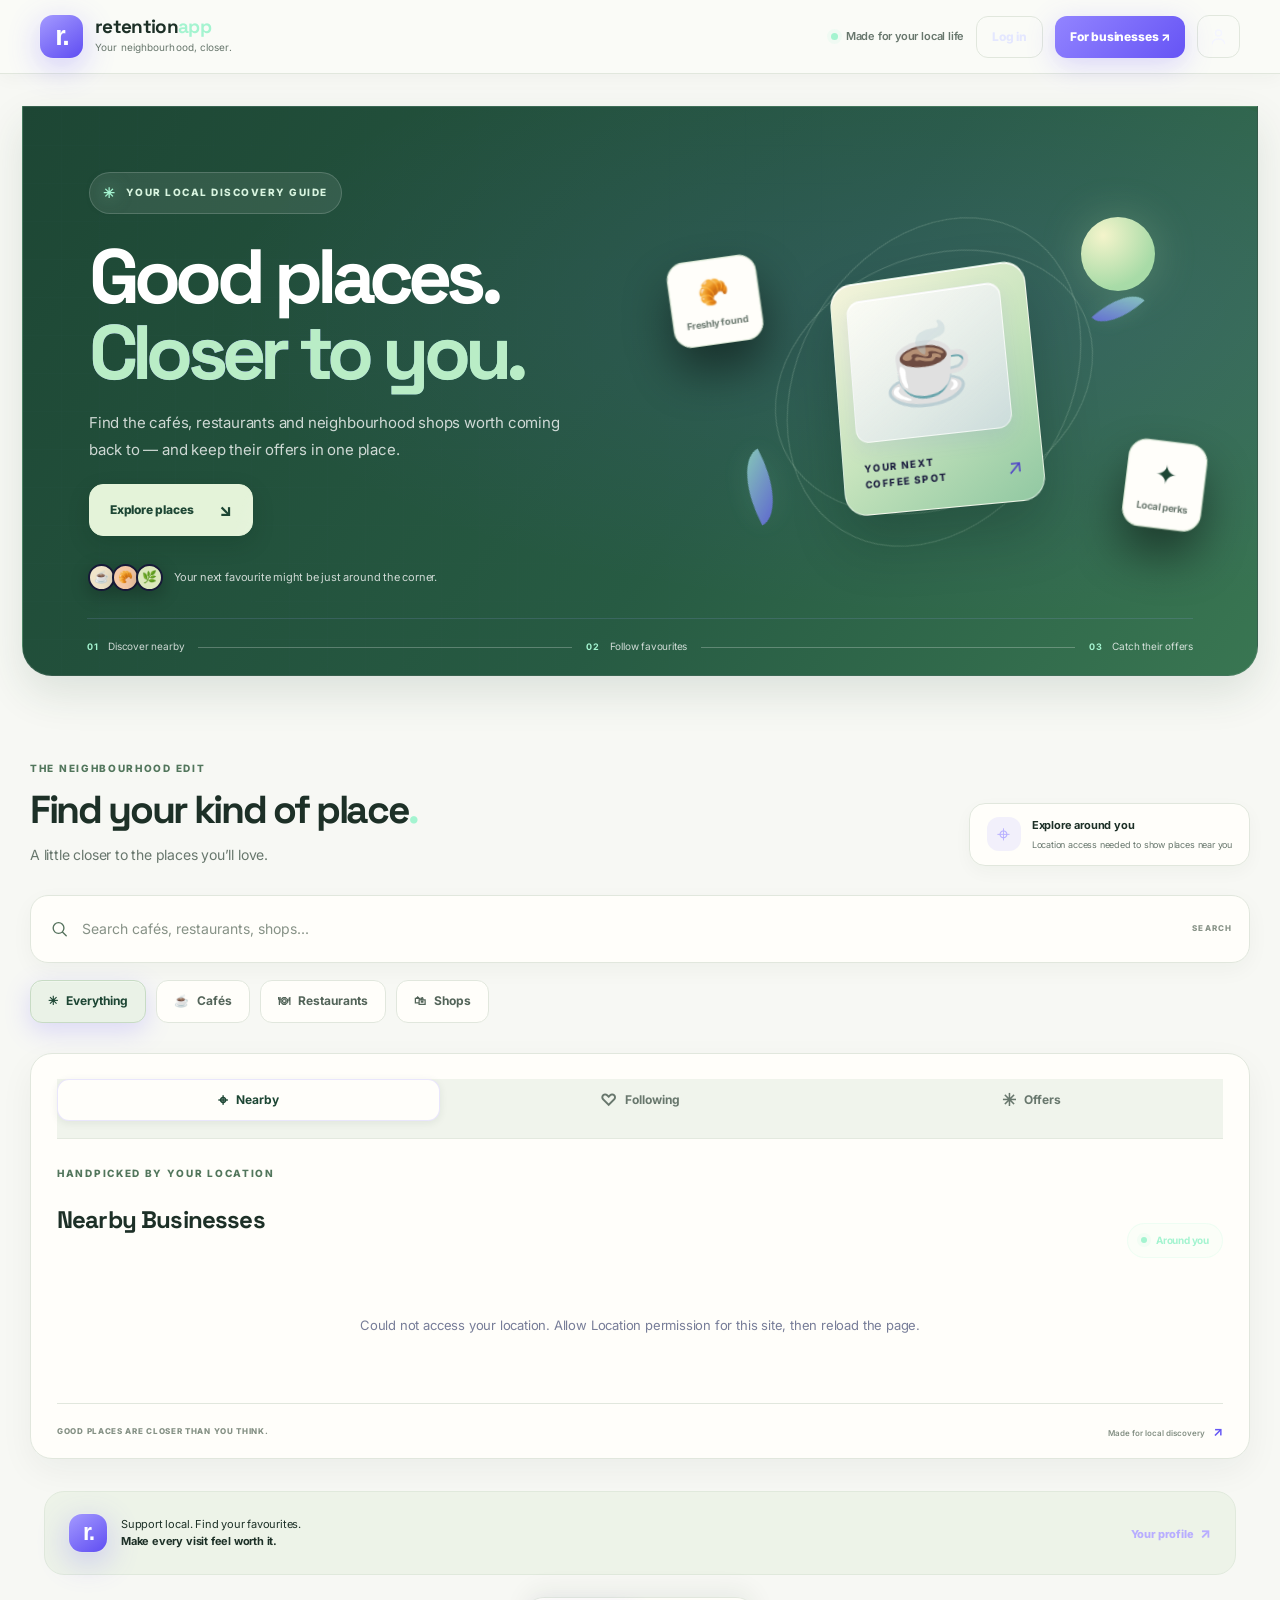
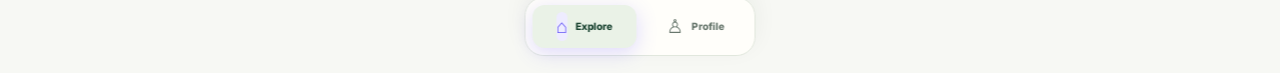
<file: static/index.html>
<!DOCTYPE html>
<html lang="en">
<head>
    <meta charset="UTF-8">
    <meta name="viewport" content="width=device-width, initial-scale=1.0">
    <meta name="theme-color" content="#f7f7f2">
    <meta name="description" content="Discover local favourites, follow nearby businesses and keep their latest offers close.">
    <title>RetentionApp — Local finds, better perks</title>
    <link rel="stylesheet" href="/static/style.css?v=motion-polish-20261016">
    <link rel="stylesheet" href="/static/responsive.css?v=ui-smooth-20261016c">
</head>
<body class="home-page">
<header class="top-bar">
    <a class="brand" href="/" aria-label="RetentionApp home">
        <span class="brand-mark" aria-hidden="true">r.</span>
        <span class="brand-text">
            <strong>retention<span>app</span></strong>
            <small>Your neighbourhood, closer.</small>
        </span>
    </a>
    <div class="header-actions">
        <span class="header-note"><span class="status-dot"></span> Made for your local life</span>
        <a href="/static/login.html" class="header-auth-link">Log in</a>
        <a href="/static/owner-login.html" class="header-owner-link">For businesses ↗</a>
        <a href="/static/profile.html" class="profile" aria-label="Open profile" title="Your profile">
            <svg viewBox="0 0 24 24" aria-hidden="true"><circle cx="12" cy="8" r="3.5"></circle><path d="M5 20c.5-3.4 3.1-5.2 7-5.2s6.5 1.8 7 5.2"></path></svg>
        </a>
    </div>
</header>

<main>
    <section class="hero">
        <div class="hero-copy">
            <div class="hero-badge"><span class="sparkle">✳</span> YOUR LOCAL DISCOVERY GUIDE</div>
            <h1>Good places.<br><span>Closer to you.</span></h1>
            <p>Find the cafés, restaurants and neighbourhood shops worth coming back to — and keep their offers in one place.</p>
            <a class="hero-cta" href="#discover">Explore places <span aria-hidden="true">↘</span></a>
            <div class="hero-trust"><span class="trust-avatars" aria-hidden="true"><i>☕</i><i>🥐</i><i>🌿</i></span><span>Your next favourite might be just around the corner.</span></div>
        </div>
        <div class="hero-art" aria-hidden="true">
            <div class="art-orbit orbit-one"></div><div class="art-orbit orbit-two"></div>
            <div class="art-sun"></div>
            <div class="art-tile tile-main"><span class="tile-emoji">☕</span><span class="tile-label">YOUR NEXT<br>COFFEE SPOT</span><span class="tile-arrow">↗</span></div>
            <div class="art-tile tile-small tile-top"><span>🥐</span><small>Freshly found</small></div>
            <div class="art-tile tile-small tile-bottom"><span>✦</span><small>Local perks</small></div>
            <div class="art-leaf leaf-one"></div><div class="art-leaf leaf-two"></div>
        </div>
        <div class="hero-bottom">
            <span><b>01</b> Discover nearby</span><span class="hero-bottom-line"></span><span><b>02</b> Follow favourites</span><span class="hero-bottom-line"></span><span><b>03</b> Catch their offers</span>
        </div>
    </section>

    <section class="discover-section" id="discover">
        <div class="discover-intro">
            <div><p class="section-eyebrow">THE NEIGHBOURHOOD EDIT</p><h2>Find your kind of place<span>.</span></h2><p class="section-subtitle">A little closer to the places you’ll love.</p></div>
            <div class="location-note"><span class="location-icon">⌖</span><span><strong>Explore around you</strong><small id="locationStatus">Uses your device's current location</small></span></div>
        </div>

        <section class="search-box" aria-label="Search businesses">
            <span class="search-icon" aria-hidden="true"><svg viewBox="0 0 24 24"><circle cx="10.8" cy="10.8" r="6.8"></circle><path d="m16 16 4.5 4.5"></path></svg></span>
            <input type="search" id="searchInput" placeholder="Search cafés, restaurants, shops..." autocomplete="off" aria-label="Search businesses">
            <span class="search-hint" aria-hidden="true">SEARCH</span>
        </section>

        <section class="filters" aria-label="Filter by category">
            <button class="filter-btn active" data-category="all" type="button">✳ <span>Everything</span></button>
            <button class="filter-btn" data-category="cafe" type="button"><span aria-hidden="true">☕</span> Cafés</button>
            <button class="filter-btn" data-category="restaurant" type="button"><span aria-hidden="true">🍽</span> Restaurants</button>
            <button class="filter-btn" data-category="shop" type="button"><span aria-hidden="true">🛍</span> Shops</button>
        </section>

        <section class="results-panel">
            <div class="tabs" role="tablist" aria-label="Business lists">
                <button id="nearbyTab" class="active" type="button" role="tab"><span class="tab-icon">⌖</span> Nearby</button>
                <button id="followingTab" type="button" role="tab"><span class="tab-icon">♡</span> Following</button>
                <button id="offersTab" type="button" role="tab"><span class="tab-icon">✳</span> Offers</button>
            </div>
            <div class="section-heading">
                <div><p class="section-eyebrow">HANDPICKED BY YOUR LOCATION</p><h2 id="sectionTitle">Nearby Businesses</h2></div>
                <div class="nearby-badge"><span></span> Around you</div>
            </div>
            <div id="businessList" aria-live="polite">
                <div class="loading-state"><span class="loading-spinner"></span><p>Finding places near you...</p></div>
            </div>
            <div class="results-footer"><span>GOOD PLACES ARE CLOSER THAN YOU THINK.</span><span>Made for local discovery <b>↗</b></span></div>
        </section>
    </section>
    <section class="closing-note"><span class="closing-mark">r.</span><p>Support local. Find your favourites.<br><strong>Make every visit feel worth it.</strong></p><a href="/static/profile.html">Your profile <span>↗</span></a></section>
</main>

<nav class="bottom-nav" aria-label="Main navigation">
    <button id="homeNav" class="active" type="button" aria-label="Home"><span>⌂</span><small>Explore</small></button>
    <button id="profileNav" type="button" aria-label="Profile"><span>♙</span><small>Profile</small></button>
</nav>
<script src="/static/app.js?v=loading-skeleton-20261016"></script>
<script src="/static/motion.js?v=smooth-20261016c" defer></script>
</body>
</html>
</file>
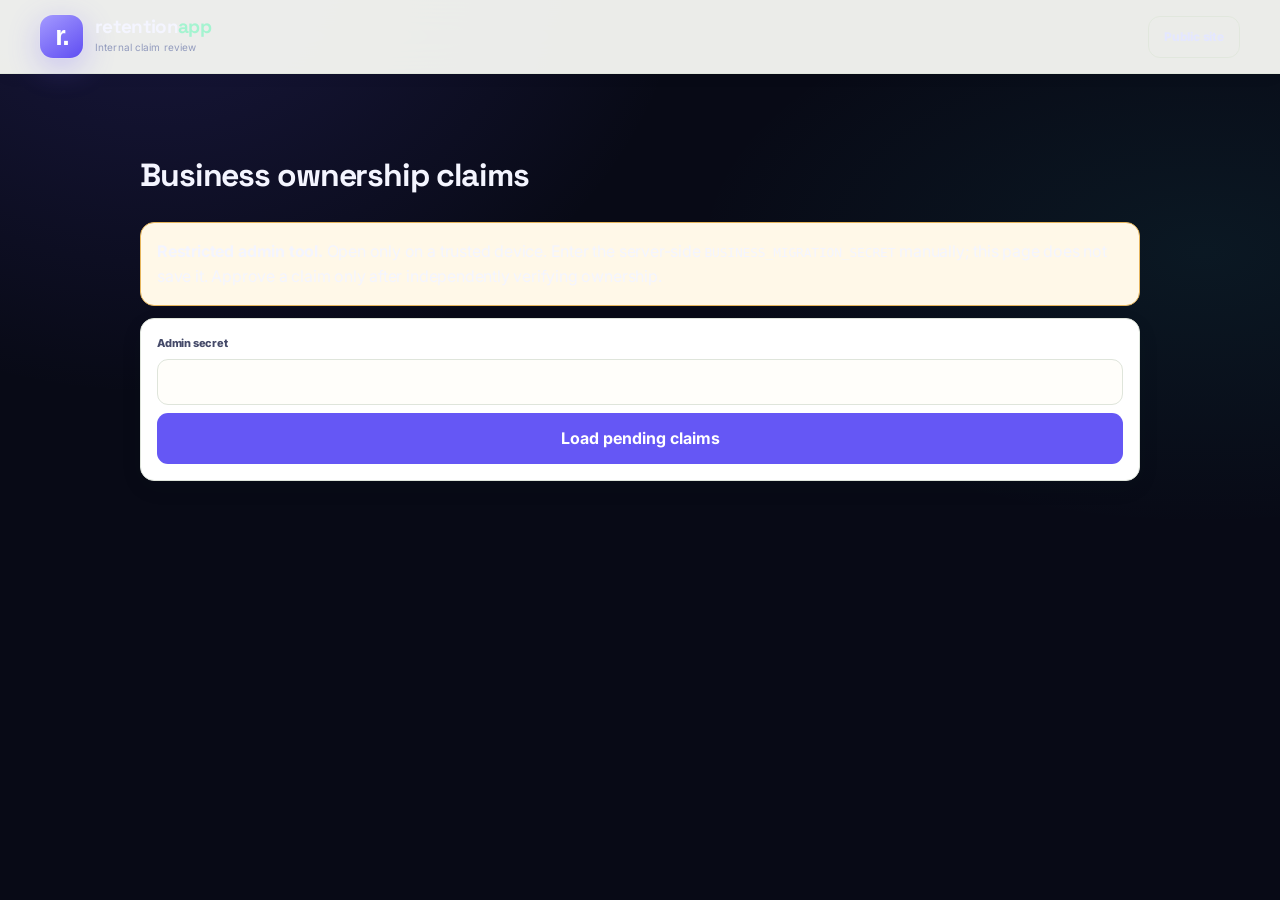
<file: static/admin-claims.html>
<!doctype html>
<html lang="en">
<head>
<meta charset="utf-8"><meta name="viewport" content="width=device-width,initial-scale=1"><meta name="robots" content="noindex,nofollow"><title>Business Claim Review — RetentionApp</title>
<link rel="stylesheet" href="/static/style.css?v=motion-polish-20261016"><link rel="stylesheet" href="/static/responsive.css?v=ui-smooth-20261016c">
<style>
.admin-wrap{max-width:1000px;margin:24px auto;padding:16px}.admin-warning{padding:16px;border:1px solid #e5b45b;background:#fff8e8;border-radius:14px}.admin-card{background:#fff;border:1px solid #dfe5dc;border-radius:14px;padding:16px;margin:12px 0;overflow-wrap:anywhere}.admin-form input{box-sizing:border-box;width:100%;padding:12px;border:1px solid #cbd5ce;border-radius:10px;font:inherit}.admin-form button,.admin-card button{border:0;border-radius:999px;padding:10px 14px;margin:8px 8px 0 0;font-weight:700;cursor:pointer}.admin-primary{background:#245b4e;color:#fff}.admin-danger{background:#9c2f2f;color:#fff}.admin-status{min-height:24px}
</style>
</head>
<body>
<header class="top-bar"><a class="brand" href="/" aria-label="RetentionApp home"><span class="brand-mark">r.</span><span class="brand-text"><strong>retention<span>app</span></strong><small>Internal claim review</small></span></a><a href="/" class="header-auth-link">Public site</a></header>
<main class="admin-wrap">
<h1>Business ownership claims</h1>
<div class="admin-warning"><strong>Restricted admin tool.</strong> Open only on a trusted device. Enter the server-side <code>BUSINESS_MIGRATION_SECRET</code> manually; this page does not save it. Approve a claim only after independently verifying ownership.</div>
<form id="secretForm" class="admin-form admin-card">
<label for="adminSecret">Admin secret</label><input id="adminSecret" type="password" autocomplete="current-password" required>
<button class="admin-primary" type="submit">Load pending claims</button>
</form>
<p id="adminStatus" class="admin-status" role="status" aria-live="polite"></p>
<section id="claims"></section>
</main>
<script>
(function(){
 const form=document.getElementById("secretForm"),secretInput=document.getElementById("adminSecret"),status=document.getElementById("adminStatus"),root=document.getElementById("claims");
 let secret="";
 const esc=value=>String(value??"").replace(/[&<>"']/g,ch=>({"&":"&amp;","<":"&lt;",">":"&gt;",'"':"&quot;","'":"&#39;"}[ch]));
 async function api(url,options={}){const response=await fetch(url,{cache:"no-store",...options,headers:{"X-Migration-Secret":secret,...(options.headers||{})}});const data=await response.json().catch(()=>({}));if(!response.ok)throw new Error(data.detail||"Request failed ("+response.status+")");return data;}
 async function load(){status.textContent="Loading pending claims…";try{const claims=await api("/api/admin/business-claims");root.innerHTML=claims.length?claims.map(c=>'<article class="admin-card"><h2>'+esc(c.business_name)+'</h2><p><strong>Address:</strong> '+esc(c.business_address)+'</p><p><strong>Claimant:</strong> '+esc(c.owner_name)+' ('+esc(c.owner_email)+')</p><p><strong>Verification note:</strong> '+esc(c.verification_note||"No note supplied")+'</p><p><strong>Submitted:</strong> '+new Date(Number(c.created_at)*1000).toLocaleString()+'</p><button class="admin-primary" type="button" data-review="'+Number(c.claim_id)+'" data-status="approved">Approve after verification</button><button class="admin-danger" type="button" data-review="'+Number(c.claim_id)+'" data-status="rejected">Reject</button></article>').join(""):'<article class="admin-card">No pending claims.</article>';status.textContent=claims.length+" pending claim(s).";}catch(error){root.innerHTML="";status.textContent=error.message;}}
 form.addEventListener("submit",async event=>{event.preventDefault();secret=secretInput.value;await load();});
 root.addEventListener("click",async event=>{const button=event.target.closest("[data-review]");if(!button)return;const decision=button.dataset.status;if(!confirm((decision==="approved"?"Approve":"Reject")+" this ownership claim?"))return;button.disabled=true;try{await api("/api/admin/business-claims/"+encodeURIComponent(button.dataset.review)+"/review",{method:"POST",headers:{"Content-Type":"application/json"},body:JSON.stringify({status:decision})});status.textContent="Claim "+decision+".";await load();}catch(error){status.textContent=error.message;button.disabled=false;}});
})();
</script>
</body></html>
</file>
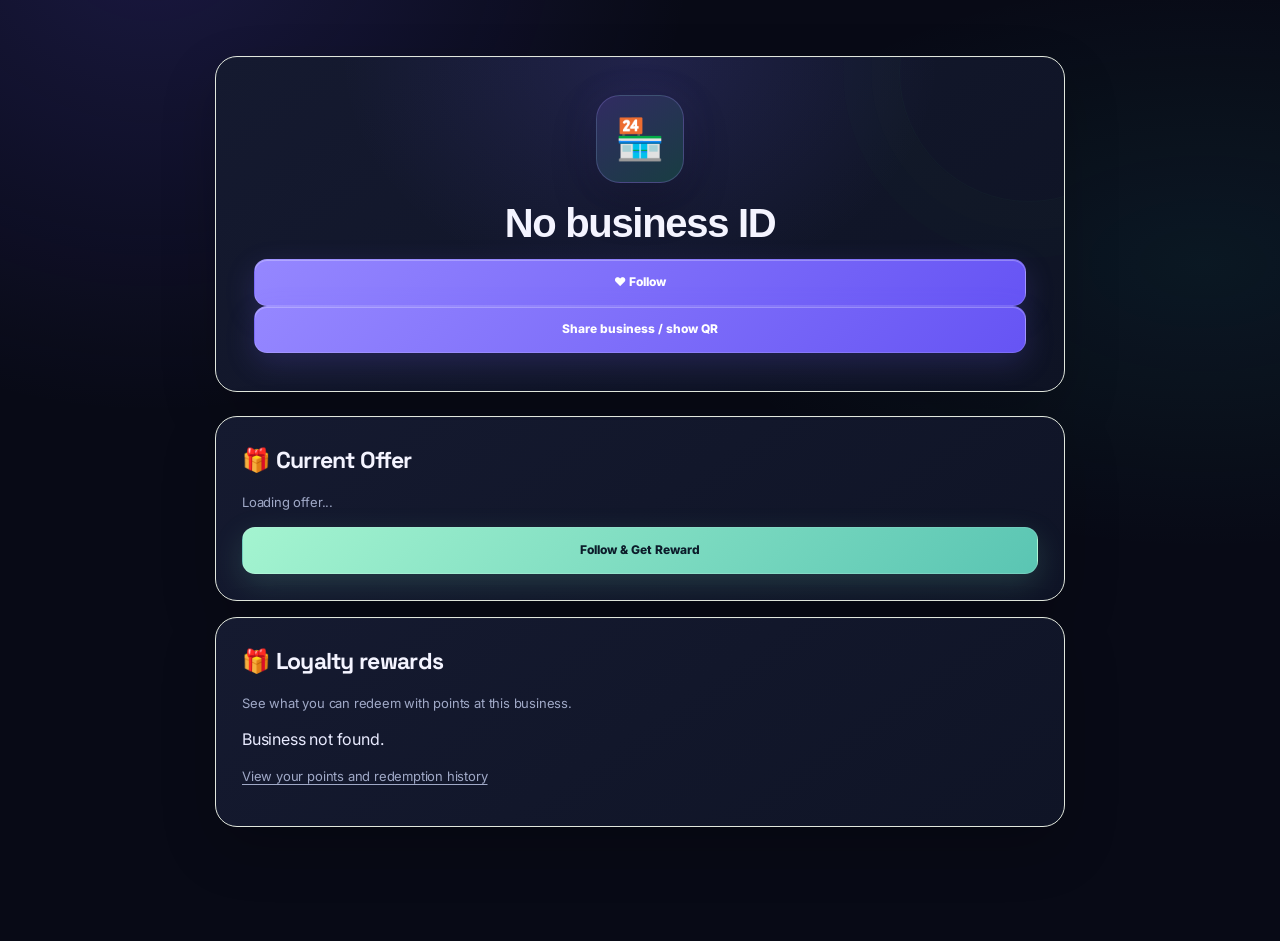
<file: static/business.html>
<!DOCTYPE html>
<html lang="en">

<head>
    <meta charset="UTF-8">
    <meta name="viewport" content="width=device-width, initial-scale=1.0">

    <title>Business</title>

    <link rel="stylesheet" href="/static/style.css?v=motion-polish-20261016">
    <link rel="stylesheet" href="/static/responsive.css?v=ui-smooth-20261016c">
</head>

<body>

    <main>

        <section class="business-profile">

            <div class="business-logo">
                🏪
            </div>

            <h1 id="businessName">Loading...</h1>

            <p id="businessCategory"></p>

            <p id="businessDistance"></p>

            <p id="businessOffer"></p>

            <button id="followButton" type="button">
                ❤️ Follow
            </button>
            <button id="shareBusinessButton" type="button">Share business / show QR</button>
            <div id="businessQrPanel" hidden>
                <p>Scan this QR to open the business page.</p>
                <img id="businessQr" alt="QR code for this business" width="220" height="220">
                <p><a id="businessShareLink" href="#">Open share link</a></p>
                <p id="shareStatus" role="status" aria-live="polite"></p>
            </div>

        </section>


        <section class="offer-card">

            <h2>🎁 Current Offer</h2>

            <p id="offerText">Loading offer...</p>

            <button id="rewardButton" type="button">
                Follow & Get Reward
            </button>

        </section>

        <section class="offer-card">
            <h2>🎁 Loyalty rewards</h2>
            <p>See what you can redeem with points at this business.</p>
            <div id="businessRewards">Loading available rewards…</div>
            <p><a href="/static/loyalty.html">View your points and redemption history</a></p>
        </section>

    </main>


    <script>

        const params =
            new URLSearchParams(window.location.search);

        const businessId =
            params.get("id");


        const businessName =
            document.getElementById("businessName");

        const businessCategory =
            document.getElementById("businessCategory");

        const businessDistance =
            document.getElementById("businessDistance");

        const businessOffer =
            document.getElementById("businessOffer");

        const offerText =
            document.getElementById("offerText");

        const followButton =
            document.getElementById("followButton");

        const rewardButton =
            document.getElementById("rewardButton");
        const shareBusinessButton = document.getElementById("shareBusinessButton");
        const businessQrPanel = document.getElementById("businessQrPanel");
        const businessQr = document.getElementById("businessQr");
        const businessShareLink = document.getElementById("businessShareLink");
        const shareStatus = document.getElementById("shareStatus");

        let business = null;
        let following = false;
        let loggedIn = false;


        // =====================================================
        // LOAD CURRENT USER
        // =====================================================

        async function loadCurrentUser() {

            try {

                const response =
                    await fetch(
                        "/api/me",
                        {
                            credentials: "include",
                            cache: "no-store"
                        }
                    );

                if (!response.ok) {
                    loggedIn = false;
                    return;
                }

                const data =
                    await response.json();

                loggedIn =
                    data.logged_in === true;

            }

            catch (error) {

                console.error(
                    "USER CHECK ERROR:",
                    error
                );

                loggedIn = false;

            }

        }


        // =====================================================
        // LOAD BUSINESS
        // =====================================================

        async function loadBusiness() {

            try {

                if (!businessId) {

                    businessName.textContent =
                        "No business ID";

                    return;

                }


                const response =
                    await fetch(
                        `/api/businesses/${businessId}`,
                        {
                            credentials: "same-origin"
                        }
                    );


                if (response.status === 404) {

                    businessName.textContent =
                        "Business not found";

                    return;

                }


                if (!response.ok) {

                    throw new Error(
                        `Business request failed: ${response.status}`
                    );

                }


                business =
                    await response.json();


                // =================================================
                // DISPLAY BUSINESS
                // =================================================

                businessName.textContent =
                    business.name || "Business";


                businessCategory.textContent =
                    "🏷️ " +
                    (business.category || "Business");


                if (
                    business.distance_km !== undefined &&
                    business.distance_km !== null
                ) {

                    const distance =
                        Number(
                            business.distance_km
                        );

                    if (!Number.isNaN(distance)) {

                        businessDistance.textContent =
                            `📍 ${distance.toFixed(2)} km away`;

                    }

                } else {

                    businessDistance.textContent = "";

                }


                if (business.offer) {

                    businessOffer.textContent =
                        "🎟️ " +
                        business.offer;

                    offerText.textContent =
                        `Follow ${business.name} and get ${business.offer} on your next visit.`;

                } else {

                    businessOffer.textContent =
                        "🎟️ No offer available";

                    offerText.textContent =
                        "No current offer available.";

                }


                document.title =
                    business.name || "Business";


                await loadCurrentUser();


                if (loggedIn) {

                    await checkFollowStatus();

                } else {

                    following = false;

                    updateButtons();

                }

            }

            catch (error) {

                console.error(
                    "BUSINESS LOAD ERROR:",
                    error
                );

                businessName.textContent =
                    "Unable to load business";

            }

        }


        // =====================================================
        // CHECK FOLLOW STATUS
        // =====================================================

        async function checkFollowStatus() {

            try {

                const response =
                    await fetch(
                        `/api/businesses/${businessId}/follow`,
                        {
                            credentials: "same-origin"
                        }
                    );


                if (response.status === 401) {

                    following = false;

                    updateButtons();

                    return;

                }


                if (!response.ok) {

                    throw new Error(
                        `Follow status failed: ${response.status}`
                    );

                }


                const data =
                    await response.json();


                following =
                    data.following === true;


                updateButtons();

            }

            catch (error) {

                console.error(
                    "FOLLOW STATUS ERROR:",
                    error
                );

            }

        }


        // =====================================================
        // UPDATE BUTTONS
        // =====================================================

        function updateButtons() {

            if (following) {

                followButton.textContent =
                    "✅ Following";

                rewardButton.textContent =
                    "🎉 Reward Unlocked";

            } else {

                followButton.textContent =
                    "❤️ Follow";

                rewardButton.textContent =
                    "Follow & Get Reward";

            }

        }


        // =====================================================
        // FOLLOW / UNFOLLOW
        // =====================================================

        async function toggleFollow() {

            // Recheck the cookie-backed session at click time to avoid stale auth state.
            try {
                const sessionResponse = await fetch("/api/me", {
                    method: "GET",
                    credentials: "include",
                    cache: "no-store",
                    headers: { "Accept": "application/json" }
                });
                const sessionData = await sessionResponse.json();
                loggedIn = sessionResponse.ok && sessionData.logged_in === true;
            } catch (error) {
                loggedIn = false;
            }

            if (!loggedIn) {

                alert(
                    "Please login first to follow this business."
                );

                window.location.href =
                    "/static/login.html?next=" + encodeURIComponent(window.location.pathname + window.location.search);

                return;

            }


            if (!businessId) {

                alert(
                    "Business not found."
                );

                return;

            }


            followButton.disabled = true;
            rewardButton.disabled = true;


            try {

                const response =
                    await fetch(
                        `/api/businesses/${businessId}/follow`,
                        {
                            method: following ? "DELETE" : "POST",
                            credentials: "same-origin"
                        }
                    );


                if (response.status === 401) {

                    loggedIn = false;
                    following = false;

                    updateButtons();

                    alert(
                        "Your login session has expired. Please login again."
                    );

                    window.location.href =
                        "/static/login.html?next=" + encodeURIComponent(window.location.pathname + window.location.search);

                    return;

                }


                if (response.status === 404) {

                    alert(
                        "Business not found."
                    );

                    return;

                }


                if (!response.ok) {

                    let errorMessage =
                        "Could not update follow status.";

                    try {

                        const errorData =
                            await response.json();

                        if (errorData.detail) {

                            errorMessage =
                                errorData.detail;

                        }

                    }

                    catch (error) {

                        console.error(
                            "ERROR RESPONSE PARSE:",
                            error
                        );

                    }

                    throw new Error(
                        errorMessage
                    );

                }


                const data =
                    await response.json();


                following =
                    data.following === true;


                updateButtons();

            }

            catch (error) {

                console.error(
                    "FOLLOW ERROR:",
                    error
                );

                alert(
                    error.message ||
                    "Could not update follow status."
                );

            }

            finally {

                followButton.disabled = false;
                rewardButton.disabled = false;

            }

        }


        // =====================================================
        // FOLLOW BUTTON
        // =====================================================

        followButton.addEventListener(
            "click",
            toggleFollow
        );


        // =====================================================
        // REWARD BUTTON
        // =====================================================

        rewardButton.addEventListener(
            "click",
            function() {
                if (following) {
                    alert("You are already following this business. Show the offer above when you visit.");
                    return;
                }
                toggleFollow();
            }
        );


        shareBusinessButton.addEventListener("click", async function() {
            if (!businessId || !/^\d+$/.test(businessId)) {
                shareStatus.textContent = "Business link is unavailable.";
                return;
            }
            const shareUrl = window.location.origin + "/static/business.html?id=" + encodeURIComponent(businessId);
            businessQr.src = "/api/businesses/" + encodeURIComponent(businessId) + "/qr.svg";
            businessShareLink.href = shareUrl;
            businessQrPanel.hidden = false;
            try {
                if (navigator.share) {
                    await navigator.share({ title: businessName.textContent || "Local business", url: shareUrl });
                    shareStatus.textContent = "Share link opened.";
                } else if (navigator.clipboard && window.isSecureContext) {
                    await navigator.clipboard.writeText(shareUrl);
                    shareStatus.textContent = "Business link copied. You can also scan the QR.";
                } else {
                    shareStatus.textContent = "Use the link shown below or scan the QR code.";
                }
            } catch (error) {
                if (error.name !== "AbortError") shareStatus.textContent = "QR is ready. Copy the link below to share.";
            }
        });

        async function loadBusinessRewards() {
            const root = document.getElementById("businessRewards");
            if (!businessId || !/^\d+$/.test(businessId)) {
                root.textContent = "Business not found.";
                return;
            }
            try {
                const response = await fetch("/api/businesses/" + encodeURIComponent(businessId) + "/rewards", { cache: "no-store" });
                if (!response.ok) throw new Error("Could not load rewards.");
                const rewards = await response.json();
                root.textContent = "";
                if (!rewards.length) {
                    root.textContent = "No loyalty rewards have been published yet.";
                    return;
                }
                rewards.forEach(function(reward) {
                    const card = document.createElement("article");
                    const title = document.createElement("h3");
                    const description = document.createElement("p");
                    const cost = document.createElement("p");
                    title.textContent = reward.title || "Reward";
                    description.textContent = reward.description || "";
                    cost.textContent = Number(reward.points_cost) + " points";
                    card.append(title, description, cost);
                    root.appendChild(card);
                });
            } catch (error) {
                root.textContent = "Rewards are temporarily unavailable. Please try again.";
            }
        }

        // =====================================================
        // START
        // =====================================================

        loadBusiness();
        loadBusinessRewards();

    </script>

<script src="/static/motion.js?v=smooth-20261016" defer></script>
</body>

</html>
</file>
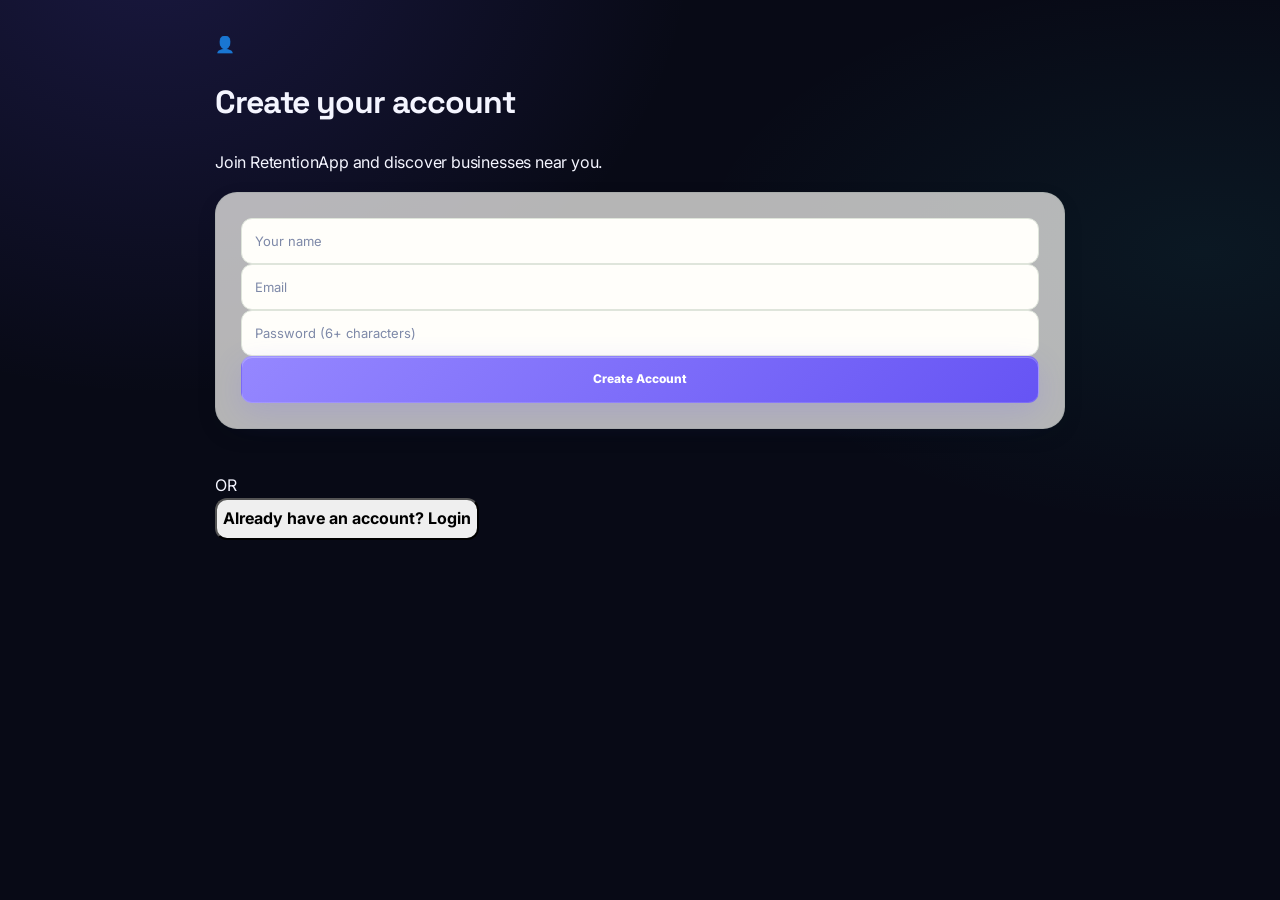
<file: static/customersignup.html>
<!DOCTYPE html>
<html lang="en">

<head>

    <meta charset="UTF-8">

    <meta
        name="viewport"
        content="width=device-width, initial-scale=1.0"
    >

    <title>Create Account - RetentionApp</title>

    <link
        rel="stylesheet"
        href="/static/style.css?v=mobile-fit-20261015"
    >

    <link rel="stylesheet" href="/static/responsive.css?v=20261015-2">
</head>

<body>

<main class="auth-container">

    <div class="auth-card">

        <div class="auth-logo">
            👤
        </div>

        <h1>Create your account</h1>

        <p class="auth-subtitle">
            Join RetentionApp and discover businesses near you.
        </p>

        <form id="signupForm">

            <input
                type="text"
                id="signupName"
                placeholder="Your name"
                autocomplete="name"
                required
            >

            <input
                type="email"
                id="signupEmail"
                placeholder="Email"
                autocomplete="email"
                required
            >

            <input
                type="password"
                id="signupPassword"
                placeholder="Password (6+ characters)"
                autocomplete="new-password"
                minlength="6"
                required
            >

            <button
                type="submit"
                class="auth-button"
                id="signupButton"
            >
                Create Account
            </button>

        </form>

        <p
            id="signupMessage"
            class="auth-message"
        ></p>

        <div class="auth-divider">
            OR
        </div>

        <button
            id="loginButton"
            class="secondary-auth-button"
        >
            Already have an account? Login
        </button>

    </div>

</main>

<script>

const signupForm =
    document.getElementById("signupForm");

const signupButton =
    document.getElementById("signupButton");

const signupMessage =
    document.getElementById("signupMessage");


signupForm.addEventListener(
    "submit",
    async function(event) {

        event.preventDefault();

        const name =
            document.getElementById("signupName")
                .value
                .trim();

        const email =
            document.getElementById("signupEmail")
                .value
                .trim()
                .toLowerCase();

        const password =
            document.getElementById("signupPassword")
                .value;

        if (!name) {

            signupMessage.textContent =
                "❌ Please enter your name.";

            return;
        }

        if (password.length < 6) {

            signupMessage.textContent =
                "❌ Password must be at least 6 characters.";

            return;
        }

        signupButton.disabled = true;
        signupButton.textContent =
            "Creating account...";

        signupMessage.textContent =
            "Creating your account...";

        try {

            const formData =
                new FormData();

            formData.append(
                "name",
                name
            );

            formData.append(
                "email",
                email
            );

            formData.append(
                "password",
                password
            );

            const response =
                await fetch(
                    "/api/signup",
                    {
                        method: "POST",
                        body: formData
                    }
                );

            const data =
                await response.json();

            if (!response.ok) {

                throw new Error(
                    data.detail ||
                    "Signup failed."
                );
            }

            /*
             * Account is created.
             * Now automatically log the user in.
             */

            const loginData =
                new FormData();

            loginData.append(
                "email",
                email
            );

            loginData.append(
                "password",
                password
            );

            const loginResponse =
                await fetch(
                    "/api/login",
                    {
                        method: "POST",
                        body: loginData
                    }
                );

            const loginResult =
                await loginResponse.json();

            if (!loginResponse.ok) {

                throw new Error(
                    loginResult.detail ||
                    "Account created, but automatic login failed."
                );
            }

            signupMessage.textContent =
                "✅ Account created! Opening RetentionApp...";

            setTimeout(
                function() {

                    window.location.href = "/";

                },
                500
            );

        } catch (error) {

            console.error(
                "Signup error:",
                error
            );

            signupMessage.textContent =
                "❌ " + error.message;

            signupButton.disabled = false;
            signupButton.textContent =
                "Create Account";
        }

    }
);


document.getElementById(
    "loginButton"
).addEventListener(
    "click",
    function() {

        window.location.href =
            "/static/login.html";

    }
);

</script>

<script src="/static/motion.js" defer></script>
</body>

</html>
</file>
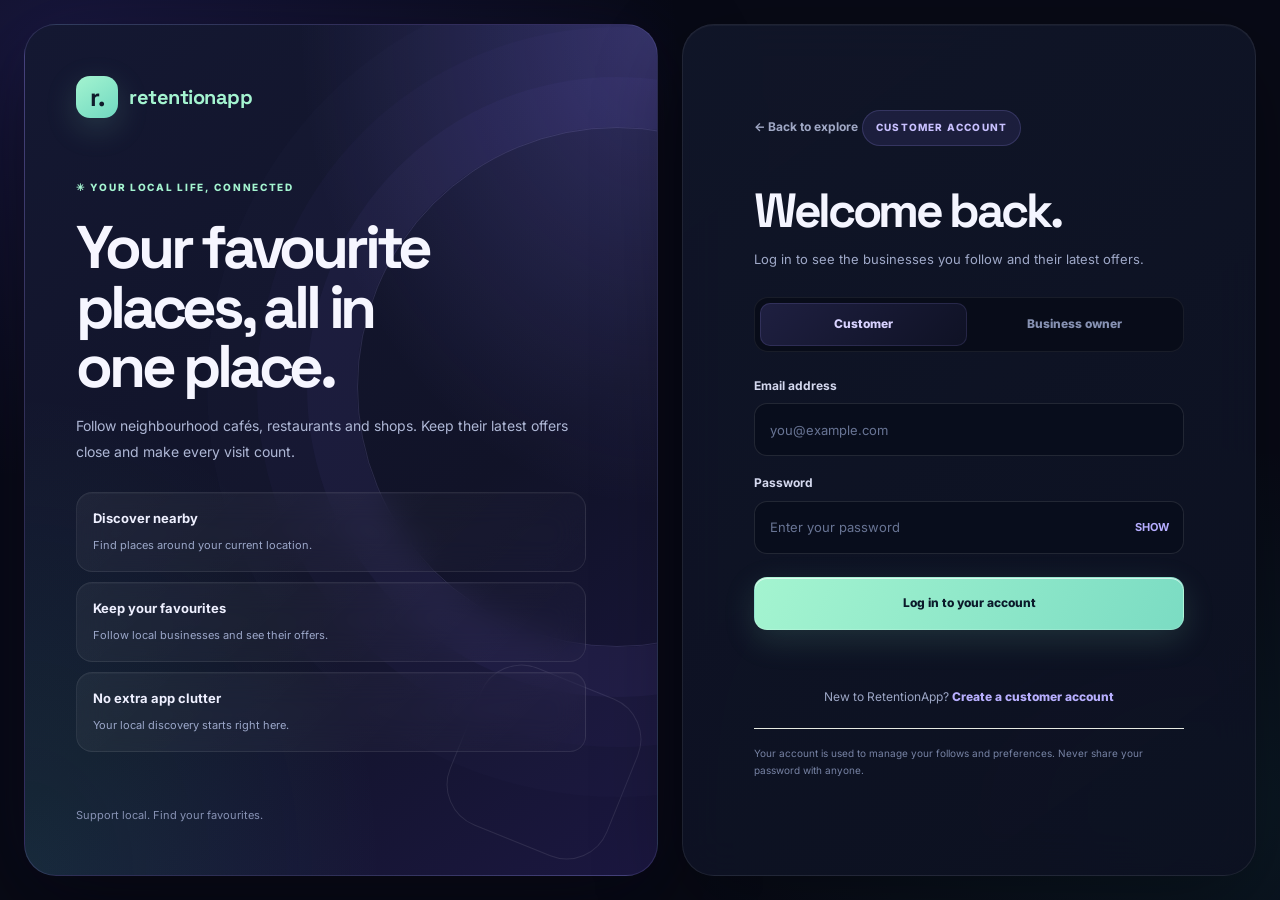
<file: static/login.html>
<!doctype html>
<html lang="en">
<head>
<meta charset="utf-8"><meta name="viewport" content="width=device-width,initial-scale=1">
<meta name="theme-color" content="#1d4634"><title>Customer login — RetentionApp</title>
<link rel="stylesheet" href="/static/auth.css?v=motion-polish-20261016">
    <link rel="stylesheet" href="/static/responsive.css?v=ui-smooth-20261016c">
</head>
<body>
<main class="auth-shell">
<section class="auth-story">
<a class="auth-brand" href="/"><span class="auth-brand-mark">r.</span><span>retention<span>app</span></span></a>
<div class="auth-story-copy">
<div class="auth-eyebrow">✳ YOUR LOCAL LIFE, CONNECTED</div>
<h1>Your favourite places, all in one place.</h1>
<p>Follow neighbourhood cafés, restaurants and shops. Keep their latest offers close and make every visit count.</p>
<div class="auth-perks">
<div class="auth-perk"><strong>Discover nearby</strong><small>Find places around your current location.</small></div>
<div class="auth-perk"><strong>Keep your favourites</strong><small>Follow local businesses and see their offers.</small></div>
<div class="auth-perk"><strong>No extra app clutter</strong><small>Your local discovery starts right here.</small></div>
</div>
</div>
<div class="auth-story-foot">Support local. Find your favourites.</div>
</section>
<section class="auth-panel">
<div class="auth-form-wrap">
<a class="auth-back" href="/">← Back to explore</a>
<span class="auth-tag">CUSTOMER ACCOUNT</span>
<h2>Welcome back.</h2>
<p class="auth-subtitle">Log in to see the businesses you follow and their latest offers.</p>
<nav class="auth-role-links" aria-label="Account type"><a class="active" href="/static/login.html">Customer</a><a href="/static/owner-login.html">Business owner</a></nav>
<form id="authForm">
<div class="auth-field"><label for="email">Email address</label><input id="email" name="email" type="email" autocomplete="email" placeholder="you@example.com" maxlength="254" required></div>
<div class="auth-field"><label for="password">Password</label><div class="auth-password"><input id="password" name="password" type="password" autocomplete="current-password" placeholder="Enter your password" required><button class="auth-show" type="button" data-toggle-password>SHOW</button></div></div>
<button class="auth-submit" id="submitButton" type="submit">Log in to your account</button>
<p class="auth-message" id="message" role="status" aria-live="polite"></p>
</form>
<p class="auth-switch">New to RetentionApp? <a href="/static/signup.html">Create a customer account</a></p>
<p class="auth-legal">Your account is used to manage your follows and preferences. Never share your password with anyone.</p>
</div>
</section>
</main>
<script>
const form=document.getElementById("authForm"),message=document.getElementById("message"),submit=document.getElementById("submitButton");
document.querySelector("[data-toggle-password]").addEventListener("click",function(){const input=document.getElementById("password");const show=input.type==="password";input.type=show?"text":"password";this.textContent=show?"HIDE":"SHOW";});
if(new URLSearchParams(location.search).get("registered")==="1"){message.textContent="Account created. Log in to continue.";message.className="auth-message success";}
form.addEventListener("submit",async function(event){event.preventDefault();message.textContent="";message.className="auth-message";submit.disabled=true;submit.textContent="Logging in…";try{const response=await fetch("/api/login",{method:"POST",body:new FormData(form),credentials:"include",cache:"no-store"});const data=await response.json().catch(()=>({}));if(!response.ok)throw new Error(typeof data.detail==="string"?data.detail:"Could not log in. Please check your details.");if(data.user&&data.user.role!=="customer")throw new Error("Please use the business-owner login for this account.");const sessionResponse=await fetch("/api/me",{method:"GET",credentials:"include",cache:"no-store",headers:{"Accept":"application/json"}});const sessionData=await sessionResponse.json().catch(()=>({}));if(!sessionResponse.ok||sessionData.logged_in!==true)throw new Error("Login succeeded, but your session was not saved by the browser. Please allow cookies for retentionapp.onrender.com and try again.");const requestedReturn=new URLSearchParams(location.search).get("next");let destination="/";if(requestedReturn){try{const safeUrl=new URL(requestedReturn,location.origin);if(safeUrl.origin===location.origin)destination=safeUrl.pathname+safeUrl.search+safeUrl.hash;}catch(_){}}location.replace(destination);}catch(error){message.textContent=error.message||"Unable to connect. Please try again.";message.className="auth-message error";}finally{submit.disabled=false;submit.textContent="Log in to your account";}});
</script>
<script src="/static/motion.js?v=smooth-20261016" defer></script>
</body></html>
</file>
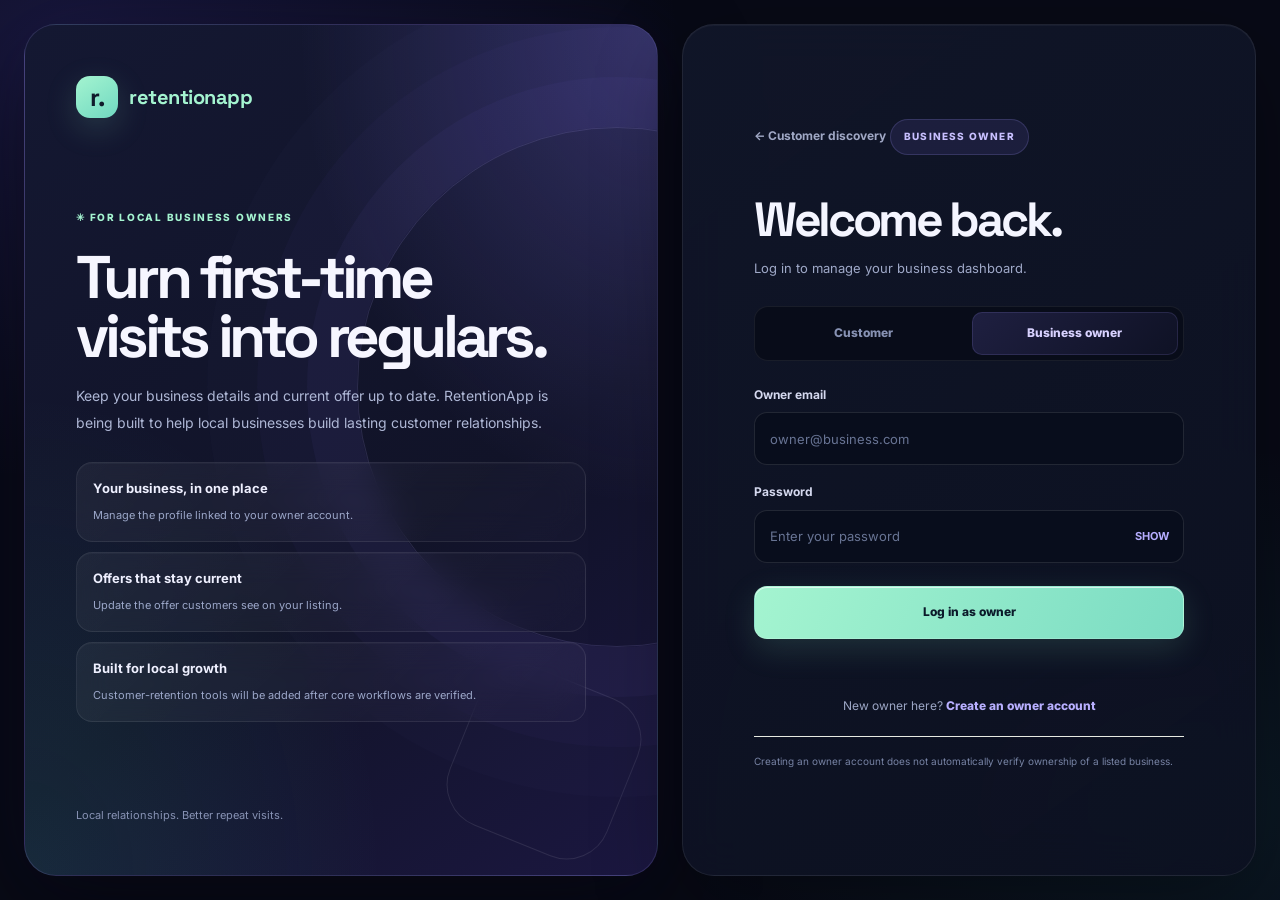
<file: static/owner-login.html>
<!doctype html>
<html lang="en">
<head>
<meta charset="utf-8"><meta name="viewport" content="width=device-width,initial-scale=1">
<meta name="theme-color" content="#1d4634"><title>Business owner login — RetentionApp</title>
<link rel="stylesheet" href="/static/auth.css?v=motion-polish-20261016">
    <link rel="stylesheet" href="/static/responsive.css?v=ui-smooth-20261016c">
</head>
<body>
<main class="auth-shell">
<section class="auth-story">
<a class="auth-brand" href="/"><span class="auth-brand-mark">r.</span><span>retention<span>app</span></span></a>
<div class="auth-story-copy">
<div class="auth-eyebrow">✳ FOR LOCAL BUSINESS OWNERS</div>
<h1>Turn first-time visits into regulars.</h1>
<p>Keep your business details and current offer up to date. RetentionApp is being built to help local businesses build lasting customer relationships.</p>
<div class="auth-perks">
<div class="auth-perk"><strong>Your business, in one place</strong><small>Manage the profile linked to your owner account.</small></div>
<div class="auth-perk"><strong>Offers that stay current</strong><small>Update the offer customers see on your listing.</small></div>
<div class="auth-perk"><strong>Built for local growth</strong><small>Customer-retention tools will be added after core workflows are verified.</small></div>
</div>
</div>
<div class="auth-story-foot">Local relationships. Better repeat visits.</div>
</section>
<section class="auth-panel">
<div class="auth-form-wrap">
<a class="auth-back" href="/">← Customer discovery</a>
<span class="auth-tag">BUSINESS OWNER</span>
<h2>Welcome back.</h2>
<p class="auth-subtitle">Log in to manage your business dashboard.</p>
<nav class="auth-role-links" aria-label="Account type"><a href="/static/login.html">Customer</a><a class="active" href="/static/owner-login.html">Business owner</a></nav>
<form id="authForm">
<div class="auth-field"><label for="email">Owner email</label><input id="email" name="email" type="email" autocomplete="username" placeholder="owner@business.com" maxlength="254" required></div>
<div class="auth-field"><label for="password">Password</label><div class="auth-password"><input id="password" name="password" type="password" autocomplete="current-password" placeholder="Enter your password" required><button class="auth-show" type="button" data-toggle-password>SHOW</button></div></div>
<button class="auth-submit" id="submitButton" type="submit">Log in as owner</button>
<p class="auth-message" id="message" role="status" aria-live="polite"></p>
</form>
<p class="auth-switch">New owner here? <a href="/static/owner-signup.html">Create an owner account</a></p>
<p class="auth-legal">Creating an owner account does not automatically verify ownership of a listed business.</p>
</div>
</section>
</main>
<script>
const form=document.getElementById("authForm"),message=document.getElementById("message"),submit=document.getElementById("submitButton");
document.querySelector("[data-toggle-password]").addEventListener("click",function(){const input=document.getElementById("password");const show=input.type==="password";input.type=show?"text":"password";this.textContent=show?"HIDE":"SHOW";});
form.addEventListener("submit",async function(event){event.preventDefault();message.textContent="";message.className="auth-message";submit.disabled=true;submit.textContent="Logging in…";try{const response=await fetch("/api/owner/login",{method:"POST",body:new FormData(form),credentials:"include",cache:"no-store"});const data=await response.json().catch(()=>({}));if(!response.ok)throw new Error(typeof data.detail==="string"?data.detail:"Could not log in. Please check your details.");if(data.user&&data.user.role!=="owner")throw new Error("Please use the customer login for this account.");const sessionResponse=await fetch("/api/me",{method:"GET",credentials:"include",cache:"no-store",headers:{"Accept":"application/json"}});const sessionData=await sessionResponse.json().catch(()=>({}));if(!sessionResponse.ok||sessionData.logged_in!==true||!sessionData.user||sessionData.user.role!=="owner")throw new Error("Login succeeded, but your owner session was not saved by the browser. Please allow cookies for retentionapp.onrender.com and try again.");location.replace("/static/owner-dashboard.html");}catch(error){message.textContent=error.message||"Unable to connect. Please try again.";message.className="auth-message error";}finally{submit.disabled=false;submit.textContent="Log in as owner";}});
</script>
<script src="/static/motion.js?v=smooth-20261016" defer></script>
</body></html>
</file>
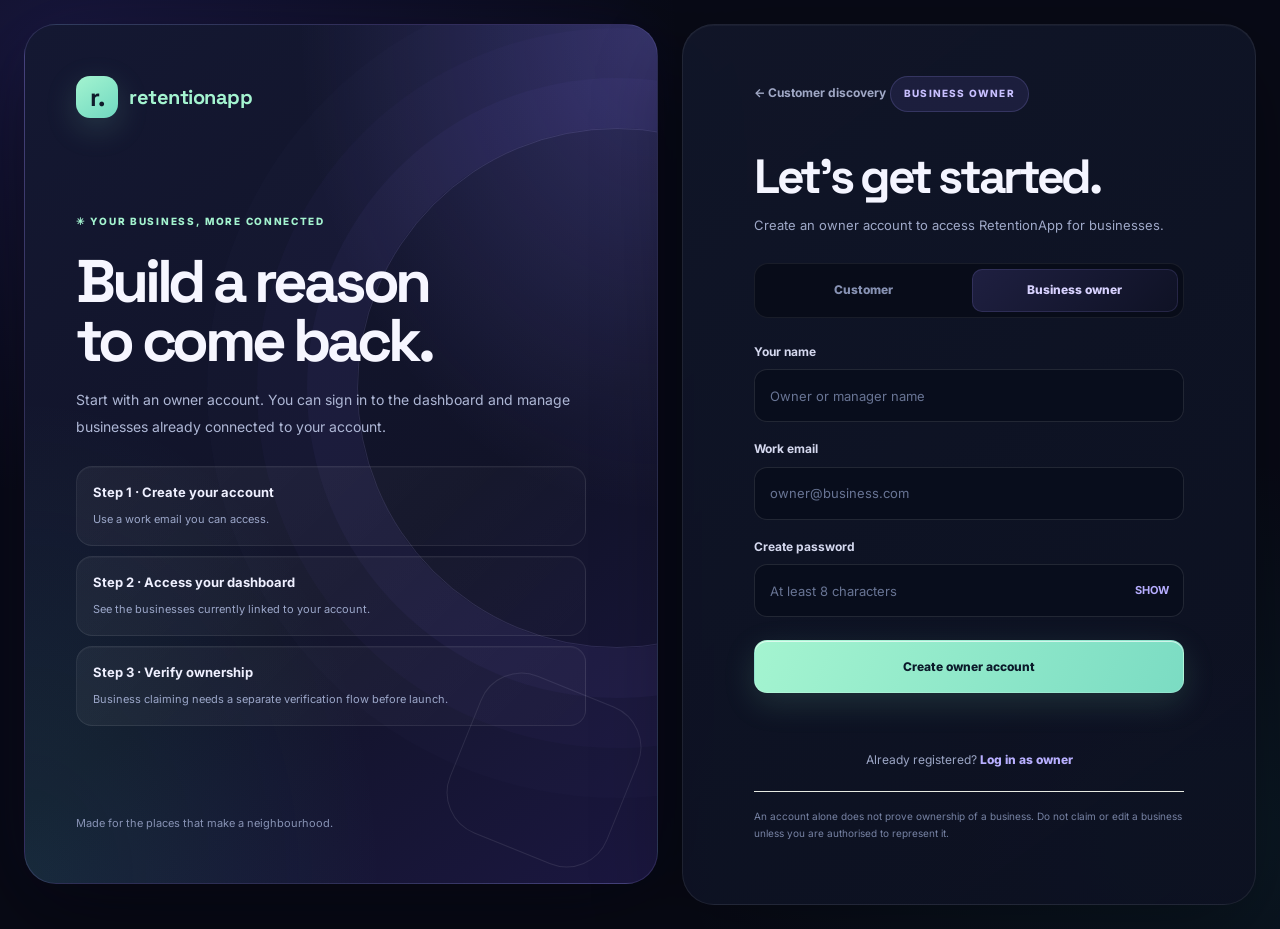
<file: static/owner-signup.html>
<!doctype html>
<html lang="en">
<head>
<meta charset="utf-8"><meta name="viewport" content="width=device-width,initial-scale=1">
<meta name="theme-color" content="#1d4634"><title>Create owner account — RetentionApp</title>
<link rel="stylesheet" href="/static/auth.css?v=motion-polish-20261016">
    <link rel="stylesheet" href="/static/responsive.css?v=ui-smooth-20261016c">
</head>
<body>
<main class="auth-shell">
<section class="auth-story">
<a class="auth-brand" href="/"><span class="auth-brand-mark">r.</span><span>retention<span>app</span></span></a>
<div class="auth-story-copy">
<div class="auth-eyebrow">✳ YOUR BUSINESS, MORE CONNECTED</div>
<h1>Build a reason to come back.</h1>
<p>Start with an owner account. You can sign in to the dashboard and manage businesses already connected to your account.</p>
<div class="auth-perks">
<div class="auth-perk"><strong>Step 1 · Create your account</strong><small>Use a work email you can access.</small></div>
<div class="auth-perk"><strong>Step 2 · Access your dashboard</strong><small>See the businesses currently linked to your account.</small></div>
<div class="auth-perk"><strong>Step 3 · Verify ownership</strong><small>Business claiming needs a separate verification flow before launch.</small></div>
</div>
</div>
<div class="auth-story-foot">Made for the places that make a neighbourhood.</div>
</section>
<section class="auth-panel">
<div class="auth-form-wrap">
<a class="auth-back" href="/">← Customer discovery</a>
<span class="auth-tag">BUSINESS OWNER</span>
<h2>Let’s get started.</h2>
<p class="auth-subtitle">Create an owner account to access RetentionApp for businesses.</p>
<nav class="auth-role-links" aria-label="Account type"><a href="/static/signup.html">Customer</a><a class="active" href="/static/owner-signup.html">Business owner</a></nav>
<form id="authForm">
<div class="auth-field"><label for="name">Your name</label><input id="name" name="name" type="text" autocomplete="name" placeholder="Owner or manager name" maxlength="80" required></div>
<div class="auth-field"><label for="email">Work email</label><input id="email" name="email" type="email" autocomplete="email" placeholder="owner@business.com" maxlength="254" required></div>
<div class="auth-field"><label for="password">Create password</label><div class="auth-password"><input id="password" name="password" type="password" autocomplete="new-password" minlength="8" placeholder="At least 8 characters" required><button class="auth-show" type="button" data-toggle-password>SHOW</button></div></div>
<button class="auth-submit" id="submitButton" type="submit">Create owner account</button>
<p class="auth-message" id="message" role="status" aria-live="polite"></p>
</form>
<p class="auth-switch">Already registered? <a href="/static/owner-login.html">Log in as owner</a></p>
<p class="auth-legal">An account alone does not prove ownership of a business. Do not claim or edit a business unless you are authorised to represent it.</p>
</div>
</section>
</main>
<script>
const form=document.getElementById("authForm"),message=document.getElementById("message"),submit=document.getElementById("submitButton");
document.querySelector("[data-toggle-password]").addEventListener("click",function(){const input=document.getElementById("password");const show=input.type==="password";input.type=show?"text":"password";this.textContent=show?"HIDE":"SHOW";});
form.addEventListener("submit",async function(event){event.preventDefault();message.textContent="";message.className="auth-message";submit.disabled=true;submit.textContent="Creating account…";try{const response=await fetch("/api/owner/signup",{method:"POST",body:new FormData(form),credentials:"same-origin"});const data=await response.json().catch(()=>({}));if(!response.ok)throw new Error(typeof data.detail==="string"?data.detail:"Could not create the owner account. Please try again.");location.href="/static/owner-login.html?registered=1";}catch(error){message.textContent=error.message||"Unable to connect. Please try again.";message.className="auth-message error";}finally{submit.disabled=false;submit.textContent="Create owner account";}});
</script>
<script src="/static/motion.js?v=smooth-20261016" defer></script>
</body></html>
</file>
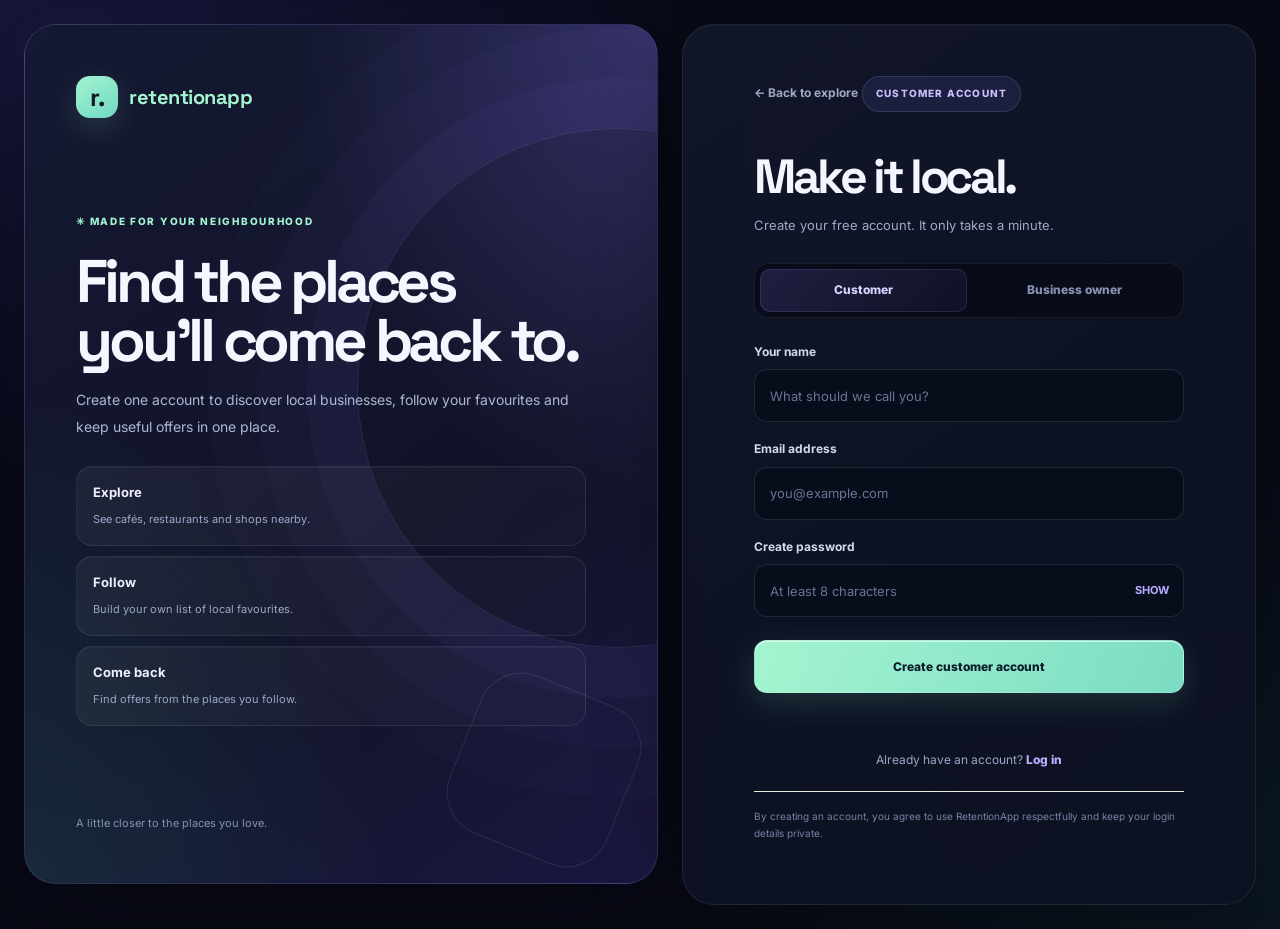
<file: static/signup.html>
<!doctype html>
<html lang="en">
<head>
<meta charset="utf-8"><meta name="viewport" content="width=device-width,initial-scale=1">
<meta name="theme-color" content="#1d4634"><title>Create customer account — RetentionApp</title>
<link rel="stylesheet" href="/static/auth.css?v=motion-polish-20261016">
    <link rel="stylesheet" href="/static/responsive.css?v=ui-smooth-20261016c">
</head>
<body>
<main class="auth-shell">
<section class="auth-story">
<a class="auth-brand" href="/"><span class="auth-brand-mark">r.</span><span>retention<span>app</span></span></a>
<div class="auth-story-copy">
<div class="auth-eyebrow">✳ MADE FOR YOUR NEIGHBOURHOOD</div>
<h1>Find the places you’ll come back to.</h1>
<p>Create one account to discover local businesses, follow your favourites and keep useful offers in one place.</p>
<div class="auth-perks">
<div class="auth-perk"><strong>Explore</strong><small>See cafés, restaurants and shops nearby.</small></div>
<div class="auth-perk"><strong>Follow</strong><small>Build your own list of local favourites.</small></div>
<div class="auth-perk"><strong>Come back</strong><small>Find offers from the places you follow.</small></div>
</div>
</div>
<div class="auth-story-foot">A little closer to the places you love.</div>
</section>
<section class="auth-panel">
<div class="auth-form-wrap">
<a class="auth-back" href="/">← Back to explore</a>
<span class="auth-tag">CUSTOMER ACCOUNT</span>
<h2>Make it local.</h2>
<p class="auth-subtitle">Create your free account. It only takes a minute.</p>
<nav class="auth-role-links" aria-label="Account type"><a class="active" href="/static/signup.html">Customer</a><a href="/static/owner-signup.html">Business owner</a></nav>
<form id="authForm">
<div class="auth-field"><label for="name">Your name</label><input id="name" name="name" type="text" autocomplete="name" placeholder="What should we call you?" maxlength="80" required></div>
<div class="auth-field"><label for="email">Email address</label><input id="email" name="email" type="email" autocomplete="email" placeholder="you@example.com" maxlength="254" required></div>
<div class="auth-field"><label for="password">Create password</label><div class="auth-password"><input id="password" name="password" type="password" autocomplete="new-password" minlength="8" placeholder="At least 8 characters" required><button class="auth-show" type="button" data-toggle-password>SHOW</button></div></div>
<button class="auth-submit" id="submitButton" type="submit">Create customer account</button>
<p class="auth-message" id="message" role="status" aria-live="polite"></p>
</form>
<p class="auth-switch">Already have an account? <a href="/static/login.html">Log in</a></p>
<p class="auth-legal">By creating an account, you agree to use RetentionApp respectfully and keep your login details private.</p>
</div>
</section>
</main>
<script>
const form=document.getElementById("authForm"),message=document.getElementById("message"),submit=document.getElementById("submitButton");
document.querySelector("[data-toggle-password]").addEventListener("click",function(){const input=document.getElementById("password");const show=input.type==="password";input.type=show?"text":"password";this.textContent=show?"HIDE":"SHOW";});
form.addEventListener("submit",async function(event){event.preventDefault();message.textContent="";message.className="auth-message";submit.disabled=true;submit.textContent="Creating account…";try{const response=await fetch("/api/signup",{method:"POST",body:new FormData(form),credentials:"same-origin"});const data=await response.json().catch(()=>({}));if(!response.ok)throw new Error(typeof data.detail==="string"?data.detail:"Could not create your account. Please try again.");location.href="/static/login.html?registered=1";}catch(error){message.textContent=error.message||"Unable to connect. Please try again.";message.className="auth-message error";}finally{submit.disabled=false;submit.textContent="Create customer account";}});
</script>
<script src="/static/motion.js?v=smooth-20261016" defer></script>
</body></html>
</file>
<file: static/style.css>
@import url('https://fonts.googleapis.com/css2?family=Inter:wght@400;500;600;700;800&family=Space+Grotesk:wght@400;500;600;700&display=swap');

:root {
    --ink:#1d3027;
    --ink-soft:#405449;
    --muted:#78847a;
    --paper:#f7f7f2;
    --surface:#fffefa;
    --line:#e5e8de;
    --green:#275b43;
    --green-dark:#1d4634;
    --green-pale:#e8f0e6;
    --lime:#d9ed9c;
    --orange:#f0a16b;
    --shadow:0 14px 40px rgba(33,55,41,.07);
    --radius:22px;
}
*{box-sizing:border-box}
html{scroll-behavior:smooth;scroll-padding-top:100px}
body{margin:0;background:var(--paper);color:var(--ink);font-family:'DM Sans',-apple-system,BlinkMacSystemFont,'Segoe UI',sans-serif;min-height:100vh;-webkit-font-smoothing:antialiased}
button,input,textarea,select{font:inherit}
button,a{-webkit-tap-highlight-color:transparent}
button{cursor:pointer}
a{color:inherit}
::selection{background:var(--lime);color:var(--ink)}
:focus-visible{outline:3px solid rgba(61,121,83,.45);outline-offset:3px}

/* Header */
.top-bar{position:sticky;top:0;z-index:50;display:flex;align-items:center;justify-content:space-between;gap:18px;padding:17px max(24px,calc((100vw - 1160px)/2));background:rgba(247,247,242,.92);border-bottom:1px solid rgba(29,48,39,.08);backdrop-filter:blur(18px);-webkit-backdrop-filter:blur(18px)}
.brand{display:inline-flex;align-items:center;gap:12px;text-decoration:none;min-width:0}
.brand-mark,.closing-mark{width:43px;height:43px;display:grid;place-items:center;border-radius:15px;background:var(--green);color:white;font-family:'Manrope',sans-serif;font-size:27px;font-weight:800;letter-spacing:-2px}
.brand-text{display:flex;flex-direction:column;gap:2px}
.brand-text strong{font-family:'Manrope',sans-serif;font-size:18px;letter-spacing:-.8px;line-height:1.1}
.brand-text strong span{color:#7a8e65}
.brand-text small{font-size:10px;color:var(--muted);letter-spacing:.1px}
.header-actions{display:flex;align-items:center;gap:20px}
.header-note{display:flex;align-items:center;gap:8px;color:#637166;font-size:11px;font-weight:600}
.status-dot,.nearby-badge span{display:inline-block;width:7px;height:7px;border-radius:50%;background:#75a96c;box-shadow:0 0 0 4px #e7efdf}
.profile{width:43px;height:43px;display:grid;place-items:center;border:1px solid var(--line);border-radius:15px;background:var(--surface);color:var(--ink);text-decoration:none;transition:transform .2s,border-color .2s}
.profile:hover{transform:translateY(-2px);border-color:#b9c9b7}
.profile svg{width:21px;height:21px;fill:none;stroke:currentColor;stroke-width:1.6;stroke-linecap:round}

/* Main layout */
main{width:min(100% - 40px,1160px);margin:0 auto;padding:30px 0 54px}
.hero{position:relative;isolation:isolate;min-height:450px;display:grid;grid-template-columns:1.12fr .88fr;align-items:center;gap:24px;padding:54px 58px 78px;overflow:hidden;border-radius:30px;background:#244b39;color:#fff}
.hero:before{content:"";position:absolute;z-index:-1;width:540px;height:540px;right:-100px;top:-260px;border:1px solid rgba(238,246,219,.14);border-radius:50%;box-shadow:0 0 0 48px rgba(238,246,219,.025),0 0 0 96px rgba(238,246,219,.025)}
.hero:after{content:"";position:absolute;z-index:-1;inset:0;background:radial-gradient(ellipse at 15% 100%,rgba(9,33,22,.38),transparent 48%),linear-gradient(110deg,rgba(15,49,33,.1),transparent 70%)}
.hero-copy{max-width:560px;position:relative;z-index:2}
.hero-badge{display:inline-flex;align-items:center;gap:8px;padding:8px 12px;border:1px solid rgba(255,255,255,.19);border-radius:999px;color:#e1edcf;background:rgba(255,255,255,.06);font-size:9px;font-weight:800;letter-spacing:1.35px}
.sparkle{font-size:14px;color:var(--lime)}
.hero h1{margin:24px 0 16px;font-family:'Manrope',sans-serif;font-size:clamp(42px,5.2vw,67px);font-weight:700;line-height:.99;letter-spacing:-3.6px}
.hero h1 span{color:var(--lime)}
.hero-copy>p{max-width:435px;margin:0;color:rgba(255,255,255,.74);font-size:14px;line-height:1.8}
.hero-cta{display:inline-flex;align-items:center;gap:24px;margin-top:25px;padding:13px 17px;border-radius:13px;background:var(--lime);color:#1d3928;font-size:12px;font-weight:800;text-decoration:none;transition:transform .2s,background .2s}
.hero-cta span{font-size:17px;line-height:1}
.hero-cta:hover{transform:translateY(-2px);background:#e7f6b9}
.hero-trust{display:flex;align-items:center;gap:11px;margin-top:28px;color:rgba(255,255,255,.66);font-size:10px}
.trust-avatars{display:flex;padding-left:2px}
.trust-avatars i{display:grid;place-items:center;width:27px;height:27px;margin-left:-3px;border:2px solid #244b39;border-radius:50%;background:#f1e5ca;color:#244b39;font-size:12px;font-style:normal}
.trust-avatars i:nth-child(2){background:#f5c9a7}.trust-avatars i:nth-child(3){background:#dce8bc}
.hero-art{position:relative;height:310px;min-width:0}
.art-orbit{position:absolute;left:50%;top:50%;border:1px solid rgba(235,245,214,.18);border-radius:50%;transform:translate(-50%,-50%) rotate(-24deg)}
.orbit-one{width:310px;height:240px}.orbit-two{width:250px;height:330px;transform:translate(-50%,-50%) rotate(32deg)}
.art-sun{position:absolute;right:7%;top:1%;width:74px;height:74px;border-radius:50%;background:#d9ed9c;box-shadow:0 0 60px rgba(217,237,156,.15)}
.art-tile{position:absolute;display:flex;flex-direction:column;box-shadow:0 22px 55px rgba(10,32,20,.24)}
.tile-main{left:50%;top:50%;width:190px;height:220px;padding:22px;border:1px solid rgba(255,255,255,.65);border-radius:21px;background:#f7f0df;color:#244b39;transform:translate(-50%,-47%) rotate(-5deg)}
.tile-emoji{display:grid;place-items:center;width:100%;flex:1;border-radius:14px;background:#e8d5b7;font-size:73px}
.tile-label{margin-top:17px;font-size:10px;font-weight:800;letter-spacing:1.2px;line-height:1.55}
.tile-arrow{position:absolute;right:20px;bottom:17px;font-size:20px}
.tile-small{z-index:2;align-items:center;justify-content:center;gap:5px;padding:12px;border:1px solid rgba(255,255,255,.6);border-radius:15px;background:#fffdf4;color:var(--ink);box-shadow:0 16px 40px rgba(10,32,20,.2)}
.tile-small>span{font-size:24px}.tile-small small{font-size:9px;font-weight:700;white-space:nowrap}
.tile-top{top:15%;left:1%;transform:rotate(-8deg)}.tile-bottom{right:1%;bottom:9%;transform:rotate(7deg);background:#d9ed9c}
.art-leaf{position:absolute;width:32px;height:70px;border-radius:100% 0 100% 0;background:#7b9b69;opacity:.8}
.leaf-one{left:13%;bottom:8%;transform:rotate(-28deg)}.leaf-two{right:11%;top:18%;transform:rotate(48deg) scale(.72);background:#b4c98a}
.hero-bottom{position:absolute;left:58px;right:58px;bottom:0;min-height:51px;display:flex;align-items:center;gap:14px;border-top:1px solid rgba(255,255,255,.16);color:rgba(255,255,255,.7);font-size:10px}
.hero-bottom b{margin-right:7px;color:var(--lime);font-size:9px;letter-spacing:.7px}
.hero-bottom-line{height:1px;flex:1;background:rgba(255,255,255,.17)}

/* Discovery */
.discover-section{padding:68px 22px 0}
.discover-intro{display:flex;align-items:flex-end;justify-content:space-between;gap:24px;margin-bottom:26px}
.section-eyebrow{margin:0 0 10px;color:#78906d;font-size:9px;font-weight:800;letter-spacing:1.65px}
.discover-intro h2,.business-section h2{margin:0;font-family:'Manrope',sans-serif;font-size:clamp(25px,3vw,35px);font-weight:700;line-height:1.2;letter-spacing:-1.4px}
.discover-intro h2>span{color:#8eaa66}
.section-subtitle{margin:9px 0 0;color:var(--muted);font-size:13px}
.location-note{display:flex;align-items:center;gap:11px;padding:12px 15px;border:1px solid var(--line);border-radius:15px;background:rgba(255,254,250,.75)}
.location-icon{display:grid;place-items:center;width:34px;height:34px;border-radius:11px;background:var(--green-pale);color:var(--green);font-size:23px}
.location-note strong,.location-note small{display:block}.location-note strong{font-size:11px}.location-note small{margin-top:4px;color:var(--muted);font-size:9px}
.search-box{position:relative;display:flex;align-items:center;min-height:59px;margin:0 0 17px;border:1px solid #e1e5db;border-radius:16px;background:var(--surface);box-shadow:0 6px 20px rgba(36,63,44,.025);transition:border-color .2s,box-shadow .2s}
.search-box:focus-within{border-color:#9eb69b;box-shadow:0 0 0 4px rgba(87,128,83,.09)}
.search-icon{position:absolute;left:19px;top:50%;transform:translateY(-50%);color:#718072;display:grid;place-items:center}
.search-icon svg{width:19px;height:19px;fill:none;stroke:currentColor;stroke-width:1.7;stroke-linecap:round}
.search-box input{width:100%;min-width:0;height:57px;padding:0 76px 0 51px;border:0;outline:0;background:transparent;color:var(--ink);font-size:13px}
.search-box input::placeholder{color:#9aa198}
.search-box input:focus{box-shadow:none;transform:none}
.search-hint{position:absolute;right:17px;color:#a0a79b;font-size:8px;font-weight:800;letter-spacing:1.1px;pointer-events:none}
.filters{display:flex;flex-wrap:wrap;gap:9px;margin:0 0 27px;padding:0}
.filter-btn{display:inline-flex;align-items:center;justify-content:center;gap:8px;min-height:39px;padding:0 15px;border:1px solid #e0e5db;border-radius:999px;background:rgba(255,254,250,.78);color:#647165;font-size:11px;font-weight:700;white-space:nowrap;transition:background .18s,border-color .18s,color .18s,transform .18s}
.filter-btn:hover{transform:translateY(-1px);border-color:#b9cbb6}.filter-btn.active{border-color:var(--green);background:var(--green);color:#fff}.filter-btn.active:first-letter{color:var(--lime)}
.results-panel{padding:23px 24px 0;border:1px solid #e5e8df;border-radius:23px;background:rgba(255,254,250,.82);box-shadow:var(--shadow)}
.tabs{display:flex;align-items:center;gap:7px;margin:0 0 28px;padding:0 0 15px;border:0;border-bottom:1px solid var(--line);border-radius:0;background:transparent;box-shadow:none}
.tabs button{display:flex;align-items:center;justify-content:center;gap:8px;min-height:39px;padding:0 14px;border:1px solid transparent;border-radius:11px;background:transparent;color:#758075;font-size:11px;font-weight:700;transition:background .2s,color .2s}
.tabs button:hover{color:var(--green)}.tabs button.active{border-color:#dfe8d9;background:#edf3e8;color:var(--green);box-shadow:none}
.tab-icon{font-size:17px;line-height:1}.tab-count{display:grid;place-items:center;width:19px;height:19px;border-radius:6px;background:var(--green);color:#fff;font-size:8px}
.section-heading{display:flex;align-items:flex-end;justify-content:space-between;gap:12px;margin:0 0 15px}
.section-heading .section-eyebrow{margin-bottom:7px;font-size:8px}.business-section h2{font-size:23px;letter-spacing:-.7px}
.nearby-badge{display:flex;align-items:center;gap:9px;padding:8px 11px;border:1px solid #e3e9dd;border-radius:999px;background:#f2f6ee;color:#647661;font-size:9px;font-weight:700;white-space:nowrap}
.nearby-badge span{width:6px;height:6px;box-shadow:0 0 0 3px #e2eddc}
#businessList{min-height:100px}
#businessList>p{padding:24px 12px;text-align:center;color:var(--muted);font-size:13px;line-height:1.65}
.loading-state{display:flex;flex-direction:column;align-items:center;justify-content:center;gap:14px;min-height:165px;color:var(--muted);font-size:12px}
.loading-state p{margin:0}
.loading-spinner{width:27px;height:27px;border:2px solid #e4eadf;border-top-color:var(--green);border-radius:50%;animation:spin .8s linear infinite}
@keyframes spin{to{transform:rotate(360deg)}}
.business-card{position:relative;display:flex;align-items:center;gap:16px;margin:0 0 11px;padding:16px;border:1px solid #e8eae2;border-radius:17px;background:#fff;cursor:pointer;transition:transform .2s,border-color .2s,box-shadow .2s}
.business-card:hover{transform:translateY(-2px);border-color:#c8d8c1;box-shadow:0 9px 22px rgba(36,63,44,.07)}
.business-icon{display:grid;place-items:center;flex:0 0 57px;width:57px;height:57px;border:1px solid #e9e6d9;border-radius:15px;background:#f3f0e5;font-size:24px}
.business-card:nth-of-type(3n+2) .business-icon{background:#eaf1e5}.business-card:nth-of-type(3n) .business-icon{background:#f8eade}
.business-info{flex:1;min-width:0}
.business-card h3{overflow:hidden;margin:0 0 5px;color:var(--ink);font-family:'Manrope',sans-serif;font-size:14px;font-weight:800;letter-spacing:-.2px;line-height:1.35;text-overflow:ellipsis;white-space:nowrap}
.business-card p{overflow:hidden;margin:3px 0;color:#879187;font-size:10px;line-height:1.5;text-overflow:ellipsis;white-space:nowrap}
.business-card p.business-category{color:#59765b;font-size:10px;font-weight:800;text-transform:capitalize}
.business-card p.business-distance{color:#6c8066;font-weight:700}
.business-offer{display:inline-flex;align-items:center;gap:6px;margin-top:7px;padding:6px 9px;border:1px solid #e0ebd6;border-radius:8px;background:#f0f6e9;color:#4d7149;font-size:9px;font-weight:800}
.results-footer{display:flex;align-items:center;justify-content:space-between;gap:12px;margin:24px 0 0;padding:16px 0;border-top:1px solid var(--line);color:#929b8e;font-size:8px;font-weight:800;letter-spacing:.7px}
.results-footer span:last-child{font-weight:600;letter-spacing:0}.results-footer b{margin-left:6px;color:var(--green);font-size:13px}
.closing-note{display:flex;align-items:center;gap:14px;margin:28px 22px 0;padding:22px 0 0;border-top:1px solid var(--line)}
.closing-mark{width:37px;height:37px;border-radius:12px;font-size:23px;flex-shrink:0}
.closing-note p{flex:1;margin:0;color:#7c887b;font-size:10px;line-height:1.6}.closing-note p strong{color:var(--ink);font-size:11px}
.closing-note>a{color:var(--green);font-size:10px;font-weight:800;text-decoration:none}.closing-note>a span{margin-left:5px;font-size:14px}

/* Bottom navigation */
.bottom-nav{position:fixed;z-index:60;left:50%;bottom:17px;display:flex;align-items:center;gap:7px;padding:7px;border:1px solid rgba(226,231,221,.95);border-radius:19px;background:rgba(255,254,250,.94);box-shadow:0 12px 38px rgba(26,47,33,.17);transform:translateX(-50%);backdrop-filter:blur(18px);-webkit-backdrop-filter:blur(18px)}
.bottom-nav button{display:flex;align-items:center;justify-content:center;gap:8px;min-width:104px;min-height:43px;padding:0 15px;border:0;border-radius:12px;background:transparent;color:#829083;font-size:19px;transition:background .2s,color .2s}
.bottom-nav button small{font-size:10px;font-weight:800}.bottom-nav button.active{background:var(--green);color:#fff}
body{padding-bottom:20px}

/* Shared account and business pages */
main:has(.profile-page),main:has(.business-profile),main:has(.dashboard-header),main:has(.auth-card){max-width:850px;min-height:65vh;padding-top:45px}
.profile-page,.business-profile,.offer-card,.owner-card,.business-card-owner,.profile-card,.empty-state{border:1px solid var(--line);border-radius:20px;background:var(--surface);box-shadow:var(--shadow)}
.profile-page{max-width:590px;margin:0 auto;padding:30px}
.profile-icon{display:grid;place-items:center;width:68px;height:68px;margin:0 auto 14px;border:1px solid #dfe9d8;border-radius:22px;background:var(--green-pale);font-size:30px}
.profile-page>h2,.profile-page>#userName{margin:0 0 5px;text-align:center;font-family:'Manrope',sans-serif;font-size:27px;letter-spacing:-1px}
.profile-page>#userEmail{margin:0 0 26px;text-align:center;color:var(--muted);font-size:12px}
.profile-card{display:flex;align-items:center;gap:14px;margin:12px 0;padding:16px;box-shadow:none}
.profile-card-icon{display:grid;place-items:center;flex-shrink:0;width:43px;height:43px;border-radius:14px;background:#edf3e7;font-size:19px}
.profile-card-content{flex:1;min-width:0}.profile-card-content h3{margin:0 0 5px;font-size:13px}.profile-card-content p{margin:0;color:var(--muted);font-size:11px;line-height:1.5}
.profile-card-button{flex-shrink:0;padding:10px 12px;border-radius:10px;background:var(--green-pale);color:var(--green);font-size:10px;font-weight:800;text-decoration:none}
.logout-button{width:100%;margin-top:13px;padding:13px 16px;border:1px solid #eadbd3;border-radius:12px;background:#fff5f0;color:#a24c32;font-size:12px;font-weight:800}
.auth-message,.message{min-height:20px;color:#a24c32;font-size:12px}
.business-profile{padding:34px;text-align:center}
.business-logo{display:grid;place-items:center;width:74px;height:74px;margin:0 auto 18px;border-radius:22px;background:#eaf1e5;font-size:35px}
.business-profile h1{margin:0 0 8px;font-family:'Manrope',sans-serif;font-size:30px;letter-spacing:-1px}
.business-profile p{color:var(--muted);font-size:13px;line-height:1.6}
.business-profile button,.offer-card button,.update-button{width:100%;padding:13px 17px;border:0;border-radius:12px;background:var(--green);color:white;font-size:12px;font-weight:800;transition:background .2s,transform .2s}
.business-profile button:hover,.offer-card button:hover,.update-button:hover{background:var(--green-dark);transform:translateY(-1px)}
.offer-card{margin-top:16px;padding:24px}.offer-card h2{margin:0 0 12px;font-family:'Manrope',sans-serif;font-size:19px}.offer-card p{color:var(--muted);font-size:13px;line-height:1.7}
.dashboard-header{margin-bottom:24px}.dashboard-header h2{margin:0 0 8px;font-family:'Manrope',sans-serif;font-size:29px;letter-spacing:-1px}.dashboard-header p{margin:0;color:var(--muted);font-size:13px;line-height:1.6}
.owner-card,.business-card-owner{margin:0 0 16px;padding:22px}.owner-card h3{margin:0 0 10px;font-size:15px}.owner-card p,.business-card-owner p{margin:5px 0;color:var(--muted);font-size:12px;line-height:1.6}.business-card-owner h2{font-size:19px;letter-spacing:-.4px}
.offer-box{margin-top:17px;padding-top:17px;border-top:1px solid var(--line)}.offer-box h3{margin:0 0 10px;font-size:13px}
.offer-box textarea{width:100%;min-height:100px;padding:13px;border:1px solid #dfe5db;border-radius:12px;background:#fffefa;color:var(--ink);font-size:13px;resize:vertical;outline:none}.offer-box textarea:focus{border-color:#9eb69b;box-shadow:0 0 0 4px rgba(87,128,83,.09)}
.update-button{margin-top:10px}.update-button:disabled{opacity:.55;cursor:not-allowed}
.loading,.empty-state{padding:28px;text-align:center;color:var(--muted);font-size:12px;line-height:1.7}.empty-state{background:var(--surface)}
body:has(form) .top-bar{position:relative}
body:has(form) main{max-width:520px}
body:has(form) form{padding:25px;border:1px solid var(--line);border-radius:20px;background:var(--surface);box-shadow:var(--shadow)}
body:has(form) label{display:block;margin-bottom:7px;color:var(--ink-soft);font-size:11px;font-weight:800}
body:has(form) input:not([type=checkbox]),body:has(form) textarea,body:has(form) select{width:100%;min-height:45px;padding:12px 13px;border:1px solid #dfe5db;border-radius:11px;background:#fffefa;color:var(--ink);font-size:13px;outline:none}
body:has(form) input:focus,body:has(form) textarea:focus{border-color:#9eb69b;box-shadow:0 0 0 4px rgba(87,128,83,.09)}
body:has(form) form button[type=submit],body:has(form) .submit{width:100%;padding:13px;border:0;border-radius:11px;background:var(--green);color:white;font-weight:800}
body:has(form) .field{margin-bottom:15px}
body:has(form) .subtitle{color:var(--muted);font-size:12px;line-height:1.6}
body:has(form) .switch{color:var(--muted);font-size:12px}
body:has(form) .switch a{color:var(--green);font-weight:800}
body:has(form) .role-box{display:grid;grid-template-columns:1fr 1fr;gap:5px;margin:18px 0;padding:5px;border-radius:12px;background:#edf0e9}
body:has(form) .role-box a{padding:11px;border-radius:9px;color:#687668;font-size:11px;font-weight:800;text-align:center;text-decoration:none}
body:has(form) .role-box a.active{background:white;color:var(--green);box-shadow:0 2px 8px rgba(30,60,38,.08)}

/* Responsive refinements */
@media(min-width:1100px){.hero{min-height:465px}.hero-art{height:340px}.tile-main{width:205px;height:236px}}
@media(max-width:800px){.top-bar{padding:14px 22px}.hero{grid-template-columns:1fr .7fr;gap:8px;padding:42px 34px 72px;min-height:410px}.hero h1{font-size:clamp(40px,6vw,57px)}.hero-art{transform:scale(.88);transform-origin:center}.hero-bottom{left:34px;right:34px}.discover-section{padding:52px 6px 0}.hero-trust{font-size:9px}.results-panel{padding:19px 18px 0}}
@media(max-width:600px){main{width:calc(100% - 24px);padding-top:14px}.top-bar{padding:12px 14px}.brand-mark{width:39px;height:39px;border-radius:13px}.brand-text strong{font-size:16px}.brand-text small{font-size:9px}.header-note{display:none}.hero{display:block;min-height:0;padding:31px 23px 68px;border-radius:24px}.hero h1{margin-top:21px;font-size:47px;letter-spacing:-2.7px}.hero-copy>p{max-width:370px;font-size:12px}.hero-cta{margin-top:20px;padding:12px 14px}.hero-trust{margin-top:20px;max-width:300px;line-height:1.5}.hero-art{position:absolute;right:-34px;top:20px;width:155px;height:175px;opacity:.95;transform:scale(.63);transform-origin:top right}.tile-main{left:50%;top:50%;width:170px;height:205px}.art-sun{right:12%;top:3%;width:58px;height:58px}.tile-top{left:-1%;top:8%}.tile-bottom{right:0;bottom:0}.hero-bottom{left:23px;right:23px;gap:8px;min-height:49px;font-size:8px}.hero-bottom-line{min-width:8px}.hero-bottom b{margin-right:3px;font-size:8px}.discover-section{padding:43px 0 0}.discover-intro{align-items:flex-start;flex-direction:column;gap:17px;margin-bottom:21px}.discover-intro h2{font-size:28px}.section-subtitle{font-size:11px}.location-note{padding:9px 11px}.search-box,.search-box input{min-height:53px}.search-box input{height:53px;font-size:11px}.filters{gap:7px;margin-bottom:20px}.filter-btn{min-height:36px;padding:0 12px;font-size:10px}.results-panel{padding:15px 12px 0;border-radius:18px}.tabs{gap:2px;margin-bottom:22px;padding-bottom:12px}.tabs button{flex:1;gap:5px;min-height:37px;padding:0 5px;font-size:10px}.tab-count{display:none}.section-heading{align-items:flex-start}.business-section h2{font-size:19px}.nearby-badge{padding:7px 8px;font-size:8px}.business-card{gap:11px;padding:12px;border-radius:14px}.business-icon{flex-basis:48px;width:48px;height:48px;border-radius:13px;font-size:21px}.business-card h3{font-size:12px}.business-card p{font-size:9px}.business-offer{font-size:8px}.results-footer{align-items:flex-start;flex-direction:column;gap:8px;font-size:7px}.closing-note{margin:23px 3px 0;gap:10px}.closing-note p{font-size:9px}.bottom-nav{bottom:10px}.bottom-nav button{min-width:92px;min-height:41px}.profile-page{padding:21px 15px}.profile-card{align-items:flex-start;flex-wrap:wrap;padding:13px}.profile-card-content{min-width:calc(100% - 65px)}.profile-card-button{margin-left:57px}.business-profile{padding:25px 18px}.business-profile h1{font-size:25px}.offer-card{padding:19px}.dashboard-header h2{font-size:25px}body:has(form) form{padding:19px}body:has(form) main{width:calc(100% - 24px)}}
@media(prefers-reduced-motion:reduce){*,*::before,*::after{scroll-behavior:auto!important;animation-duration:.01ms!important;animation-iteration-count:1!important;transition-duration:.01ms!important}}

/* Manual location fallback */
.location-fallback-btn{display:inline-flex;align-items:center;justify-content:center;min-height:42px;padding:0 15px;border:1px solid #cbd9c4;border-radius:13px;background:#edf3e8;color:var(--green);font-size:11px;font-weight:800;white-space:nowrap;transition:background .2s,border-color .2s}
.location-fallback-btn:hover{border-color:#9eb69b;background:#e2edda}
.location-fallback-btn:disabled{opacity:.65;cursor:wait}
@media(max-width:700px){.location-fallback-btn{min-height:39px}}

/* Shared customer / owner navigation */
.header-auth-link,.header-owner-link{display:inline-flex;align-items:center;justify-content:center;min-height:40px;padding:0 13px;border-radius:12px;text-decoration:none;font-size:11px;font-weight:800;white-space:nowrap;transition:transform .18s,background .18s}
.header-auth-link{border:1px solid var(--line);background:var(--surface);color:var(--ink)}
.header-owner-link{background:var(--green);color:white}
.header-auth-link:hover,.header-owner-link:hover{transform:translateY(-1px)}
@media(max-width:760px){.header-actions{gap:8px}.header-note{display:none}.header-auth-link,.header-owner-link{min-height:37px;padding:0 10px;font-size:10px}.top-bar{padding:12px 16px}.brand-mark{width:38px;height:38px}.brand-text small{display:none}}


/* RetentionApp visual polish — consistent premium surfaces across every page */
:root {
    --shadow-soft: 0 8px 24px rgba(29,48,39,.055);
    --shadow-lift: 0 18px 44px rgba(29,48,39,.11);
}
body:not(.home-page) {
    background:
      radial-gradient(ellipse at 8% 0%, rgba(217,237,156,.18), transparent 32rem),
      var(--paper);
}
button, input, textarea, select { accent-color: var(--green); }
button, a, .business-card, .owner-card, .profile-card, .offer-card {
    -webkit-tap-highlight-color: transparent;
}
button:not(:disabled) { transition: transform .18s ease, box-shadow .18s ease, background .18s ease, border-color .18s ease; }
button:not(:disabled):active { transform: translateY(1px); }
.top-bar {
    box-shadow: 0 1px 0 rgba(29,48,39,.025);
}
.profile-page, .welcome, .business-section, main:has(.business-profile), main:has(.dashboard-header) {
    animation: retention-enter .42s ease both;
}
@keyframes retention-enter {
    from { opacity: 0; transform: translateY(7px); }
    to { opacity: 1; transform: translateY(0); }
}
/* Customer profile and owner dashboard */
.profile-page { max-width: 900px; margin: 0 auto; padding: 42px 24px 90px; }
.profile-page h1, .welcome h1, .dashboard-header h1, .dashboard-header h2 {
    font-family: 'Manrope', sans-serif;
    letter-spacing: -1.25px;
}
.profile-page h1 { font-size: clamp(30px, 4vw, 42px); line-height: 1.08; }
.profile-card, .owner-card, .offer-card, .offer-box, .business-card {
    border: 1px solid rgba(29,48,39,.085);
    border-radius: 20px;
    background: rgba(255,254,250,.94);
    box-shadow: var(--shadow-soft);
}
.profile-card, .owner-card { transition: transform .2s ease, box-shadow .2s ease, border-color .2s ease; }
.profile-card:hover, .owner-card:hover, .business-card:hover {
    transform: translateY(-3px);
    border-color: rgba(39,91,67,.2);
    box-shadow: var(--shadow-lift);
}
.profile-card-icon, .business-logo {
    border-radius: 16px;
    background: linear-gradient(145deg, #eaf2e3, #f7f0df);
}
.profile-card-button, .update-button, .logout-button, .offer-action {
    min-height: 43px;
    border-radius: 12px;
    font-weight: 800;
    transition: transform .18s ease, box-shadow .18s ease, background .18s ease;
}
.profile-card-button:hover, .update-button:hover, .offer-action:hover {
    transform: translateY(-2px);
    box-shadow: 0 8px 20px rgba(39,91,67,.15);
}
.logout-button {
    border: 1px solid #e5e8de;
    background: #fffefa;
    color: #5e6c60;
}
.logout-button:hover { border-color: #cbd5c7; background: #f5f7f0; }
/* Following, offers and discovery result cards */
.welcome { padding-top: 28px; }
.welcome h1 { font-size: clamp(29px, 4vw, 40px); }
.business-section { margin-top: 22px; }
.business-card { overflow: hidden; }
.business-card img { border-radius: 13px; }
.offer-card { overflow: hidden; }
.offer-card h2, .offer-card h3 { font-family: 'Manrope', sans-serif; letter-spacing: -.5px; }
.offer-card p { line-height: 1.7; }
.offer-action { border: 0; background: var(--green); color: white; padding: 0 17px; }
.offer-action:hover { background: var(--green-dark); }
.back-button { border-radius: 13px; transition: background .18s ease, transform .18s ease; }
.back-button:hover { background: var(--green-pale); transform: translateX(-2px); }
/* Individual business page */
main:has(.business-profile) { width: min(100% - 32px, 920px); padding-top: 46px; }
.business-profile {
    position: relative;
    overflow: hidden;
    padding: clamp(25px, 5vw, 46px);
    border: 1px solid rgba(29,48,39,.08);
    border-radius: 28px;
    background: linear-gradient(135deg, #fffefa 0%, #f1f5e9 100%);
    box-shadow: var(--shadow-soft);
}
.business-profile:after {
    content: "";
    position: absolute;
    right: -95px; top: -115px;
    width: 260px; height: 260px;
    border: 1px solid rgba(39,91,67,.1);
    border-radius: 50%;
    box-shadow: 0 0 0 28px rgba(39,91,67,.025), 0 0 0 56px rgba(39,91,67,.02);
    pointer-events: none;
}
.business-profile > * { position: relative; z-index: 1; }
.business-profile h1 { font-family: 'Manrope', sans-serif; font-size: clamp(30px, 5vw, 44px); letter-spacing: -1.5px; }
.business-profile p { color: var(--ink-soft); line-height: 1.75; }
.business-profile button, #followButton, #rewardButton {
    min-height: 46px; padding: 0 20px; border: 0; border-radius: 13px;
    background: var(--green); color: #fff; font-weight: 800;
    box-shadow: 0 8px 18px rgba(39,91,67,.15);
}
.business-profile button:hover, #followButton:hover, #rewardButton:hover { background: var(--green-dark); transform: translateY(-2px); }
main:has(.business-profile) .offer-card { margin-top: 20px; padding: clamp(22px, 4vw, 34px); }
main:has(.business-profile) .offer-card h2 { font-family: 'Manrope', sans-serif; font-size: 23px; letter-spacing: -.7px; }
main:has(.dashboard-header) { width: min(100% - 32px, 1050px); padding-top: 34px; }
.dashboard-header { padding: 30px; border-radius: 24px; background: linear-gradient(120deg, #244b39, #315f46); color: white; box-shadow: var(--shadow-soft); }
.dashboard-header p { color: rgba(255,255,255,.75); line-height: 1.7; }
.owner-card { padding: clamp(18px, 3vw, 26px); }
.offer-box { padding: 20px; background: #f8f8f1; }
.update-button { border: 0; background: var(--green); color: white; padding: 0 18px; }
.update-button:hover { background: var(--green-dark); }
input, textarea, select {
    border-radius: 12px;
    border-color: #dce2d7;
}
input:focus, textarea:focus, select:focus {
    border-color: #719476;
    box-shadow: 0 0 0 4px rgba(39,91,67,.09);
    outline: none;
}
.loading-state { color: var(--muted); }
.loading-spinner { border-color: #dfe8d7; border-top-color: var(--green); }
@media (max-width: 700px) {
    .profile-page { padding: 26px 16px 84px; }
    .dashboard-header { padding: 23px 19px; border-radius: 20px; }
    main:has(.business-profile), main:has(.dashboard-header) { width: min(100% - 24px, 920px); padding-top: 20px; }
    .business-profile { border-radius: 21px; }
    .profile-card, .owner-card, .offer-card, .offer-box, .business-card { border-radius: 16px; }
}
@media (prefers-reduced-motion: reduce) {
    .profile-page, .welcome, .business-section, main:has(.business-profile), main:has(.dashboard-header) { animation: none; }
    button, a, .business-card, .owner-card, .profile-card { transition: none !important; }
}


/* Full experience redesign v2 — discovery, profiles, business pages and owner workspace */
:root{
 --ink:#172c22;--ink-soft:#46594c;--muted:#7c887d;--paper:#f5f6ef;--surface:#fffefa;
 --line:#e3e8dd;--green:#23553c;--green-dark:#173e2b;--green-pale:#eaf1e4;--lime:#d9ed9c;
 --shadow:0 18px 55px rgba(25,54,35,.075);--shadow-soft:0 7px 24px rgba(25,54,35,.055);
 --radius:24px;
}
body{background:radial-gradient(ellipse at 88% 0%,rgba(217,237,156,.16),transparent 34rem),var(--paper);color:var(--ink)}
.top-bar{padding-top:13px;padding-bottom:13px;background:rgba(249,250,245,.88);border-bottom:1px solid rgba(35,85,60,.09)}
.brand-mark,.closing-mark{box-shadow:0 5px 14px rgba(35,85,60,.16);border-radius:14px}
.brand-text strong{font-size:19px}
main{width:min(100% - 48px,1240px);padding-top:24px}
.hero{min-height:485px;grid-template-columns:1.04fr .96fr;gap:32px;padding:62px 64px 82px;border-radius:32px;background:linear-gradient(120deg,#193e2b 0%,#285b40 56%,#356849 100%);box-shadow:0 25px 70px rgba(24,63,41,.16)}
.hero:before{right:-65px;top:-275px;width:620px;height:620px;box-shadow:0 0 0 55px rgba(238,246,219,.035),0 0 0 110px rgba(238,246,219,.025)}
.hero h1{font-size:clamp(48px,5.4vw,74px);line-height:.99;letter-spacing:-4.2px}
.hero-copy>p{font-size:15px;max-width:450px}
.hero-badge{letter-spacing:1.5px}
.hero-cta{min-height:49px;padding:0 19px;border-radius:14px;box-shadow:0 8px 22px rgba(7,29,17,.15)}
.hero-art{height:335px}
.tile-main{width:205px;height:238px;border-radius:24px;box-shadow:0 25px 65px rgba(10,32,20,.3)}
.tile-emoji{background:linear-gradient(145deg,#eadfc8,#d6c09b);font-size:79px}
.tile-small{border-radius:17px}
.hero-bottom{left:64px;right:64px;min-height:57px}
.discover-section{padding:76px 16px 0}
.discover-intro{margin-bottom:29px}
.discover-intro h2{font-size:clamp(30px,3.5vw,42px);letter-spacing:-1.8px}
.section-eyebrow{letter-spacing:1.8px}
.location-note{padding:13px 17px;border-radius:16px;box-shadow:var(--shadow-soft)}
.search-box{min-height:66px;border-radius:18px;background:#fff;box-shadow:0 9px 30px rgba(36,63,44,.04)}
.search-box input{height:64px;font-size:14px}
.filters{gap:10px;margin-bottom:30px}
.filter-btn{min-height:43px;padding:0 17px;border-radius:13px;background:#fff;border-color:#e2e7dc}
.filter-btn.active{background:var(--green);border-color:var(--green);box-shadow:0 6px 15px rgba(35,85,60,.14)}
.results-panel{padding:26px 28px 0;border-radius:26px;background:rgba(255,254,250,.9);box-shadow:0 18px 55px rgba(33,55,41,.055)}
.tabs{gap:9px;margin-bottom:29px;padding-bottom:17px}
.tabs button{min-height:43px;padding:0 17px;border-radius:12px}
.tabs button.active{background:#eaf2e4;border-color:#dbe7d3}
.section-heading{margin-bottom:19px}
.business-section h2{font-size:26px}
.nearby-badge{padding:9px 13px}
.business-card{gap:18px;margin-bottom:13px;padding:18px;border-radius:19px;background:#fff;box-shadow:0 5px 18px rgba(25,54,35,.035)}
.business-card:hover{transform:translateY(-3px);box-shadow:0 16px 32px rgba(25,54,35,.09)}
.business-icon{flex-basis:66px;width:66px;height:66px;border-radius:18px;font-size:27px}
.business-info h3,.business-card h3{font-family:'Manrope',sans-serif;font-size:16px;letter-spacing:-.3px}
.business-category{display:inline-flex;align-items:center;width:max-content;max-width:100%;margin:5px 0 7px;padding:5px 9px;border-radius:999px;background:#eff4e9;color:#58734e;font-size:10px;font-weight:800}
.business-address{font-size:11px;color:#7b857a}
.business-distance{font-size:10px;font-weight:700;color:#526d4f}
.business-offer{border-radius:10px;background:#fff5e8;color:#8c5c29;font-weight:700}
.results-footer{margin-top:12px;padding:17px 0;border-top:1px solid var(--line)}
.closing-note{margin-top:30px;padding:22px 24px;border:1px solid var(--line);border-radius:21px;background:rgba(255,254,250,.72)}
.closing-mark{width:38px;height:38px;font-size:23px}
.bottom-nav{box-shadow:0 10px 35px rgba(23,48,33,.14);border:1px solid rgba(255,255,255,.6)}
.profile-page{max-width:940px;padding-top:48px}
.profile-icon{display:grid;place-items:center;width:62px;height:62px;border-radius:20px;background:#e8f0e3;font-size:28px;box-shadow:var(--shadow-soft)}
.profile-page h1,.welcome h1,.dashboard-header h1,.dashboard-header h2{letter-spacing:-1.7px}
.profile-card{padding:22px;gap:18px}
.profile-card-icon{width:52px;height:52px;border-radius:16px}
.profile-card-content h3{font-size:16px}
.profile-card-button{padding:0 16px;text-decoration:none;background:var(--green);color:white;border:0}
.dashboard-header{position:relative;overflow:hidden;padding:36px;border-radius:27px;background:linear-gradient(120deg,#193e2b,#2b6143);box-shadow:0 18px 45px rgba(25,54,35,.14)}
.dashboard-header:after{content:"";position:absolute;width:250px;height:250px;right:-70px;top:-110px;border:1px solid #ffffff20;border-radius:50%;box-shadow:0 0 0 30px #ffffff08,0 0 0 60px #ffffff05;pointer-events:none}
.dashboard-header>*{position:relative;z-index:1}
.dashboard-header h1,.dashboard-header h2{font-size:clamp(28px,4vw,40px)}
.owner-card{padding:26px;border-radius:21px}
.business-card-owner{border:1px solid var(--line);border-radius:20px;padding:23px;background:#fffefa;box-shadow:var(--shadow-soft)}
.offer-box{border-radius:16px}
.business-profile{box-shadow:var(--shadow);border-radius:30px}
input,textarea,select{min-height:45px}
textarea{min-height:110px}
.update-button,.offer-action,#followButton,#rewardButton{box-shadow:0 8px 20px rgba(35,85,60,.15)}
body:has(form) form{border:1px solid rgba(35,85,60,.08);border-radius:22px;background:rgba(255,254,250,.7);box-shadow:var(--shadow-soft)}
@media(min-width:1100px){
 .results-panel{padding-left:32px;padding-right:32px}
 #businessList{display:grid;grid-template-columns:repeat(2,minmax(0,1fr));gap:13px}
 .business-card{margin:0;min-height:130px}
 #businessList>.loading-state,#businessList>p{grid-column:1/-1}
}
@media(max-width:900px){
 main{width:min(100% - 30px,1240px)}
 .hero{padding:44px 36px 78px;gap:12px}
 .hero-bottom{left:36px;right:36px}
 .hero h1{font-size:clamp(42px,6vw,61px)}
 .discover-section{padding:58px 4px 0}
}
@media(max-width:700px){
 main{width:calc(100% - 22px);padding-top:12px;padding-bottom:42px}
 .top-bar{padding:10px 12px}
 .hero{min-height:0;display:flex;flex-direction:column;align-items:stretch;gap:8px;padding:30px 23px 73px;border-radius:24px}
 .hero h1{font-size:clamp(43px,11vw,57px);letter-spacing:-2.9px;margin-top:19px}
 .hero-copy>p{font-size:13px;line-height:1.75}
 .hero-art{height:230px;margin-top:5px}
 .orbit-one{width:245px;height:180px}.orbit-two{width:190px;height:250px}
 .tile-main{width:153px;height:177px;padding:13px;border-radius:17px}
 .tile-emoji{font-size:55px}.tile-label{font-size:8px;margin-top:10px}.tile-arrow{right:13px;bottom:11px}
 .tile-small{padding:9px;border-radius:12px}.tile-small>span{font-size:20px}.tile-small small{font-size:8px}
 .art-sun{width:52px;height:52px}.tile-top{left:2%;top:10%}.tile-bottom{right:2%;bottom:5%}
 .hero-trust{font-size:9px;margin-top:20px}
 .hero-bottom{left:23px;right:23px;gap:7px;min-height:53px;font-size:8px}
 .hero-bottom b{display:block;margin:0 0 3px}
 .hero-bottom-line{min-width:8px}
 .discover-section{padding:43px 1px 0}
 .discover-intro{align-items:flex-start;flex-direction:column;gap:16px;margin-bottom:20px}
 .discover-intro h2{font-size:30px;letter-spacing:-1.2px}
 .section-subtitle{font-size:12px}
 .location-note{width:100%;padding:10px 12px}
 .search-box{min-height:56px;border-radius:15px}
 .search-box input{height:54px;padding-left:45px;padding-right:55px;font-size:12px}
 .search-icon{left:15px}
 .search-hint{right:12px;font-size:7px}
 .filters{gap:7px;margin-bottom:20px}
 .filter-btn{min-height:38px;padding:0 12px;font-size:10px;border-radius:11px}
 .results-panel{padding:17px 13px 0;border-radius:20px}
 .tabs{gap:4px;margin-bottom:22px;padding-bottom:12px}
 .tabs button{flex:1;gap:5px;min-height:39px;padding:0 5px;font-size:10px}
 .section-heading{align-items:flex-start;flex-direction:column;gap:9px}
 .business-section h2{font-size:22px}
 .business-card{gap:12px;padding:12px;border-radius:15px}
 .business-icon{flex-basis:49px;width:49px;height:49px;border-radius:13px;font-size:22px}
 .business-info h3,.business-card h3{font-size:14px;margin-top:1px}
 .business-category{font-size:9px}
 .business-address{font-size:10px;line-height:1.5}
 .business-offer{font-size:10px;padding:7px 9px}
 .results-footer{font-size:7px}
 .closing-note{padding:15px;flex-wrap:wrap}
 .closing-note p{font-size:10px}
 .bottom-nav{bottom:8px}
 .profile-page{padding:25px 12px 84px}
 .profile-card{gap:12px;padding:15px}
 .profile-card-content{min-width:0}
 .profile-card-button{margin-left:64px}
 .dashboard-header{padding:23px 18px;border-radius:21px}
 .owner-card{padding:17px}
 .business-card-owner{padding:16px}
 main:has(.business-profile),main:has(.dashboard-header){width:calc(100% - 22px);padding-top:14px}
 .business-profile{padding:22px 17px;border-radius:21px}
 body:has(form) form{padding:15px}
}
@media(prefers-reduced-motion:reduce){.hero,.hero-art,.business-card,.profile-card{animation:none!important;transition:none!important}}

/* RETENTIONAPP PREMIUM EXPERIENCE V3 */
:root{--ink:#171a35;--ink-soft:#454a69;--muted:#777d98;--paper:#f5f6fb;--surface:#fff;--line:#e6e8f2;--green:#6557f5;--green-dark:#29265e;--lime:#c8f36a;--shadow:0 20px 55px rgba(38,35,91,.09);--radius:24px;--accent:#6557f5;--accent-dark:#4034c8;--accent-soft:#eeecff}
html{scroll-behavior:smooth;scroll-padding-top:100px}body{background:radial-gradient(ellipse at 8% 0%,rgba(218,215,255,.42),transparent 32%),var(--paper);color:var(--ink);font-family:'DM Sans',sans-serif}
.top-bar{padding:15px max(22px,calc((100vw - 1200px)/2));background:rgba(248,248,253,.9);border-bottom:1px solid #635ca91f;box-shadow:0 5px 25px #201f4608}
.brand-mark,.closing-mark{background:linear-gradient(145deg,#7768ff,#4b3bd7);border-radius:14px;box-shadow:0 8px 18px #6557f53d}.brand-text strong{letter-spacing:-.9px}.brand-text strong span{color:#7468f5}
.header-actions{gap:12px}.header-auth-link,.header-owner-link{display:inline-flex;align-items:center;justify-content:center;min-height:42px;padding:0 15px;border-radius:12px;text-decoration:none;font-size:12px;font-weight:800;transition:all .2s}
.header-auth-link{border:1px solid #e1e3f0;background:#fff;color:#353956}.header-auth-link:hover{border-color:#bcb5ff;background:#f8f7ff}.header-owner-link{background:#6557f5;color:#fff;box-shadow:0 7px 17px #6557f52a}.header-owner-link:hover{background:#5143dc;transform:translateY(-1px)}
main{width:min(100% - 40px,1200px);padding:28px 0 62px}
.hero{min-height:470px;padding:58px 62px 80px;border-radius:30px;background:linear-gradient(125deg,#191b3c 0%,#29265e 54%,#5547d6 100%);box-shadow:0 26px 70px #2e277133}
.hero:before{border-color:#ffffff18;box-shadow:0 0 0 48px #ffffff05,0 0 0 96px #ffffff04}.hero:after{background:radial-gradient(ellipse at 90% 15%,#8477ff59,transparent 42%),radial-gradient(ellipse at 10% 100%,#0c0e2b80,transparent 50%)}
.hero-badge{border-color:#ffffff28;background:#ffffff0d;color:#e6e4ff;letter-spacing:1.25px}.sparkle{color:var(--lime)}.hero h1{font-size:clamp(44px,5.4vw,70px);letter-spacing:-3.8px;line-height:.98}.hero h1 span{color:#c8f36a}
.hero-copy>p{font-size:15px;line-height:1.85;color:#e0e1f4c9}.hero-cta{gap:28px;margin-top:27px;padding:15px 19px;border-radius:14px;background:#c8f36a;color:#202442;box-shadow:0 9px 22px #c8f36a20;font-size:12px}.hero-cta:hover{background:#d7ff82;box-shadow:0 12px 28px #c8f36a35}
.hero-trust{font-size:11px;color:#e0e1f4a8}.trust-avatars i{border-color:#29265e}.tile-main{background:#f5f2ff;color:#242345;border-color:#ffffffb0;box-shadow:0 25px 65px #090a272e}.tile-emoji{background:linear-gradient(145deg,#e5e0ff,#d4f2ed)}.tile-small{background:#fff;border-color:#ffffffa8;box-shadow:0 18px 44px #0c0d2b35}.tile-bottom{background:#c8f36a}.hero-bottom{border-color:#ffffff24;color:#e0e1f4b8}.hero-bottom b{color:#c8f36a}
.discover-section{padding:72px 22px 0}.section-eyebrow{color:#7266e8;letter-spacing:1.6px}.discover-intro h2,.business-section h2{letter-spacing:-1.6px;color:#20223f}.discover-intro h2>span{color:#7768ff}.section-subtitle{color:#777d98;font-size:14px}
.location-note{border-color:#e7e7f3;border-radius:16px;background:#ffffffd9;box-shadow:0 8px 25px #29265e06}.location-icon{background:#eeecff;color:#6557f5;border-radius:12px}
.search-box{min-height:64px;border-color:#e4e5f1;border-radius:17px;background:#fff;box-shadow:0 10px 28px #26235b0b}.search-box:focus-within{border-color:#9d94ff;box-shadow:0 0 0 4px #6557f512,0 12px 30px #29265e08}.search-box input{height:62px;font-size:14px}.search-box input::placeholder{color:#a0a3b8}
.filters{gap:10px;margin-bottom:30px}.filter-btn{min-height:42px;padding:0 17px;border-color:#e3e4f0;border-radius:13px;background:#ffffffd9;color:#666b89;font-size:12px}.filter-btn:hover{border-color:#bcb5ff;background:#f8f7ff}.filter-btn.active{border-color:#6557f5;background:linear-gradient(135deg,#7164ff,#5547e0);color:#fff;box-shadow:0 8px 18px #6557f52b}
.results-panel{padding:25px 26px 0;border-color:#e5e6f1;border-radius:25px;background:#ffffffd9;box-shadow:0 20px 50px #26235b0e}.tabs{gap:8px;margin-bottom:26px;padding-bottom:17px;border-bottom-color:#ececf5}.tabs button{min-height:42px;padding:0 16px;border-radius:12px;color:#777c98;font-size:12px}.tabs button:hover{background:#f6f5ff}.tabs button.active{border-color:#e0dcff;background:#f0eeff;color:#5144db;box-shadow:inset 0 0 0 1px #ffffff}
.section-heading{margin-bottom:18px}.business-section h2{font-size:25px;letter-spacing:-.9px}.nearby-badge{border-color:#d9f1e7;background:#effbf6;color:#318263;font-size:10px}
.business-card{gap:17px;margin-bottom:12px;padding:17px;border-color:#ececf5;border-radius:18px;background:#fff;box-shadow:0 3px 10px #29265e0a}.business-card:hover{transform:translateY(-3px);border-color:#d3ceff;box-shadow:0 14px 30px #29265e12}
.business-icon{flex-basis:62px;width:62px;height:62px;border:1px solid #eae7ff;border-radius:17px;background:linear-gradient(145deg,#f0edff,#f4f8ff);font-size:26px}.business-card:nth-of-type(3n+2) .business-icon{background:linear-gradient(145deg,#e7f9f1,#f2fff9)}.business-card:nth-of-type(3n) .business-icon{background:linear-gradient(145deg,#fff0e8,#fff8f2)}
.business-card h3{font-size:15px;letter-spacing:-.35px;color:#222440}.business-card p{font-size:11px;color:#8589a1}.business-card p.business-category{color:#6658e9}.business-card p.business-distance{color:#348466}.business-offer{padding:7px 10px;border-color:#d8f0e5;border-radius:9px;background:#edfbf4;color:#287c5c;font-size:10px}
.results-footer{margin-top:25px;border-top-color:#ececf5;color:#a0a2b7}.closing-note{margin-top:32px;border-top-color:#e6e6f1}.closing-note p{font-size:11px;color:#8387a0}.closing-note p strong{color:#242541}.closing-note>a{color:#5f51e5;font-size:11px}
.bottom-nav{border-color:#e7e7f1!important;background:#ffffffef!important;box-shadow:0 -8px 32px #22205612!important;backdrop-filter:blur(18px)}.bottom-nav button{color:#8588a2!important}.bottom-nav button.active{color:#6557f5!important}.bottom-nav button.active span{background:#eeecff!important;color:#6557f5!important;border-radius:12px}
.welcome{padding:28px 30px!important;border-radius:23px!important;background:linear-gradient(125deg,#1b1c3d,#5145d2)!important;color:#fff!important;box-shadow:0 18px 45px #28215d1b}.welcome h1,.welcome h2{font-family:Manrope,sans-serif!important;color:#fff!important;letter-spacing:-1px}.welcome p{color:#e3e3f5!important;line-height:1.75}
.business-section,.offer-card,.profile-page,.profile-card,.business-profile,.owner-card,.business-card-owner,.empty-state{border-color:#e5e6f1!important;border-radius:20px!important;box-shadow:0 14px 35px #26235b0f!important}.offer-card,.profile-card,.business-profile,.owner-card,.business-card-owner,.empty-state{background:#fff!important}
.offer-card{padding:24px!important;margin:0 0 15px!important}.offer-card h2,.offer-card h3{font-family:Manrope,sans-serif!important;color:#242541!important;letter-spacing:-.5px}.offer-card p{color:#777d98!important;line-height:1.7}
.business-profile{margin:24px auto!important;padding:34px!important;background:linear-gradient(145deg,#fff,#f7f6ff)!important;text-align:center}.business-logo{display:grid;place-items:center;width:88px;height:88px;margin:0 auto 18px;border-radius:24px;background:linear-gradient(145deg,#e7e3ff,#e5faf1);font-size:40px;box-shadow:0 12px 25px #29265e0b}.business-profile h1{font-family:Manrope,sans-serif!important;font-size:clamp(28px,4vw,40px)!important;letter-spacing:-1.3px!important;color:#222440}
#followButton,#rewardButton,.profile-card-button,.auth-button,.update-button,.logout-button,.business-profile button{display:inline-flex;align-items:center;justify-content:center;gap:9px;min-height:47px;padding:0 19px;border:0;border-radius:13px;background:linear-gradient(135deg,#7164ff,#5547e0);color:#fff!important;font-size:12px!important;font-weight:800!important;text-decoration:none!important;box-shadow:0 9px 20px #6557f526}
#followButton:hover,#rewardButton:hover,.profile-card-button:hover,.auth-button:hover,.update-button:hover,.business-profile button:hover{transform:translateY(-2px);box-shadow:0 13px 25px #6557f533}#rewardButton{background:linear-gradient(135deg,#1d1f43,#38366c)!important}
.profile-page{max-width:760px!important;margin:10px auto!important;padding:30px!important;background:#fff!important}.profile-page h1{font-family:Manrope,sans-serif!important;font-size:clamp(28px,4vw,38px)!important;letter-spacing:-1.2px!important}.profile-icon{background:#eeecff!important;color:#6557f5!important;border-radius:22px!important}
.profile-card{display:grid!important;grid-template-columns:auto minmax(0,1fr) auto!important;align-items:center!important;gap:15px!important;padding:19px!important;margin:13px 0!important;background:#fff!important}.profile-card-icon{display:grid;place-items:center;width:48px;height:48px;border-radius:15px;background:#f0eeff;font-size:21px}.profile-card-content h3{margin:0 0 5px!important;color:#242541!important;font-family:Manrope,sans-serif!important;font-size:14px!important}.profile-card-content p{margin:0!important;color:#7b8099!important;font-size:12px!important;line-height:1.55}.profile-card-button{white-space:nowrap}
.logout-button{width:auto!important;background:#fff1f1!important;color:#b34156!important;border:1px solid #ffe0e4!important;box-shadow:none!important}
.offer-box textarea{border-color:#e0e1ef!important;border-radius:13px!important;background:#fff!important}.update-button{width:100%;background:linear-gradient(135deg,#7164ff,#5547e0)!important}.logout-button{margin-top:12px}
input,textarea,select{border-radius:12px}input:focus,textarea:focus,select:focus{outline:none;border-color:#a69eff;box-shadow:0 0 0 4px #6557f512}button:disabled{opacity:.6;cursor:not-allowed;transform:none!important}
@media(min-width:1000px){.results-panel{padding-left:30px;padding-right:30px}#businessList{display:grid;grid-template-columns:repeat(2,minmax(0,1fr));gap:12px}.business-card{height:100%;margin:0;align-items:flex-start}.business-info{padding-top:2px}.business-card h3{white-space:normal}}
@media(max-width:760px){.top-bar{padding:12px 16px;gap:10px}.header-actions{gap:8px}.header-note{display:none}.brand-mark{width:39px;height:39px}.brand-text strong{font-size:16px}.brand-text small{font-size:9px}.header-auth-link,.header-owner-link{min-height:37px;padding:0 10px;font-size:10px}main{width:min(100% - 24px,1200px);padding:15px 0 84px}.hero{min-height:auto;grid-template-columns:1fr;padding:34px 26px 70px;border-radius:24px;gap:0}.hero h1{font-size:clamp(42px,10vw,58px);letter-spacing:-2.7px;margin-top:19px}.hero-copy>p{font-size:13px;max-width:480px}.hero-art{height:220px;margin-top:2px}.tile-main{width:150px;height:174px;padding:14px;border-radius:17px}.tile-emoji{font-size:55px}.tile-label{margin-top:10px;font-size:8px}.tile-arrow{right:14px;bottom:12px}.orbit-one{width:240px;height:180px}.orbit-two{width:190px;height:245px}.art-sun{width:54px;height:54px}.tile-top{top:12%;left:9%}.tile-bottom{right:8%;bottom:6%}.tile-small{padding:9px}.tile-small>span{font-size:19px}.tile-small small{font-size:8px}.hero-bottom{left:25px;right:25px;gap:8px;min-height:48px;font-size:8px}.hero-bottom-line{min-width:8px}.discover-section{padding:46px 2px 0}.discover-intro{align-items:flex-start;flex-direction:column;gap:17px;margin-bottom:20px}.discover-intro h2{font-size:29px}.section-subtitle{font-size:12px}.location-note{width:100%;padding:10px 12px}.search-box{min-height:56px}.search-box input{height:54px;padding-left:46px;font-size:12px}.search-hint{display:none}.filters{gap:7px;margin-bottom:20px}.filter-btn{min-height:38px;padding:0 11px;font-size:10px;gap:6px}.results-panel{padding:16px 13px 0;border-radius:20px}.tabs{gap:4px;margin-bottom:22px;padding-bottom:13px}.tabs button{flex:1;gap:5px;min-height:39px;padding:0 6px;font-size:10px}.tab-icon{font-size:15px}.section-heading{align-items:flex-start;flex-direction:column;gap:9px}.business-section h2{font-size:22px}#businessList{display:block}.business-card{gap:12px;padding:13px;border-radius:15px}.business-icon{flex-basis:49px;width:49px;height:49px;border-radius:13px;font-size:22px}.business-card h3{font-size:13px}.business-card p{font-size:10px}.results-footer{font-size:7px;align-items:flex-start}.closing-note{margin:24px 2px 0;gap:10px}.closing-note p{font-size:9px}.closing-note>a{font-size:9px}.profile-card{grid-template-columns:auto minmax(0,1fr)!important}.profile-card-button{grid-column:2;justify-self:start;min-height:39px;padding:0 13px}.profile-page{padding:22px 16px!important}.welcome{padding:23px 20px!important}.business-profile{padding:25px 18px!important}.bottom-nav{left:12px!important;right:12px!important;bottom:10px!important;border:1px solid #e8e7f3!important;border-radius:18px!important}}
@media(prefers-reduced-motion:reduce){*,*::before,*::after{scroll-behavior:auto!important;animation-duration:.01ms!important;transition-duration:.01ms!important}}


/* =========================================================
   RETENTIONAPP / CINEMATIC DARK SYSTEM
   ========================================================= */
:root{
 --ra-bg:#080a16;--ra-bg-2:#0c1021;--ra-panel:#11162a;--ra-panel-2:#151b32;
 --ra-line:rgba(174,184,255,.14);--ra-text:#f4f5ff;--ra-muted:#a0a8c5;
 --ra-violet:#8b7cff;--ra-violet-2:#6455f5;--ra-mint:#a4f4d0;--ra-cyan:#8be9f3;
 --ra-shadow:0 24px 80px rgba(0,0,0,.28);
}
html{background:var(--ra-bg);scroll-behavior:smooth}
body{background:radial-gradient(ellipse at 12% -8%,rgba(101,85,245,.19),transparent 34%),radial-gradient(ellipse at 94% 28%,rgba(43,190,190,.08),transparent 30%),var(--ra-bg)!important;color:var(--ra-text)!important;font-family:Inter,-apple-system,BlinkMacSystemFont,"Segoe UI",sans-serif!important;letter-spacing:-.012em}
h1,h2,h3,h4,.brand-text strong,.auth-brand,.auth-story h1,.auth-panel h2{font-family:"Space Grotesk",Inter,sans-serif!important;letter-spacing:-.045em}
p{line-height:1.75}
::selection{background:#8b7cff;color:#080a16}
:focus-visible{outline:3px solid #a4f4d0!important;outline-offset:4px}
.top-bar{background:rgba(8,10,22,.78)!important;border-bottom:1px solid var(--ra-line)!important;backdrop-filter:blur(24px)!important;-webkit-backdrop-filter:blur(24px)!important}
.brand-mark,.closing-mark{background:linear-gradient(145deg,#a49aff,#5f4df2)!important;color:#fff!important;box-shadow:0 0 0 1px #ffffff18,0 9px 32px #6f5bff50!important}
.brand-text strong{color:#f4f5ff!important;font-size:19px!important}.brand-text strong span{color:var(--ra-mint)!important}.brand-text small,.header-note{color:#939cbe!important}
.status-dot,.nearby-badge span{background:var(--ra-mint)!important;box-shadow:0 0 0 4px #a4f4d01c!important}
.header-auth-link{border:1px solid var(--ra-line)!important;background:#ffffff06!important;color:#e4e7ff!important;border-radius:12px!important}
.header-auth-link:hover{background:#ffffff0d!important;border-color:#8b7cff80!important}
.header-owner-link{background:linear-gradient(135deg,#9284ff,#6654f5)!important;color:#fff!important;box-shadow:0 7px 28px #7664ff40!important}
.header-owner-link:hover{box-shadow:0 10px 34px #7664ff60!important;transform:translateY(-2px)}
.profile{background:#ffffff08!important;border-color:var(--ra-line)!important;color:#f5f6ff!important}
main{width:min(100% - 44px,1240px)!important;padding:32px 0 78px!important}
.hero{isolation:isolate;position:relative;overflow:hidden;min-height:510px!important;padding:65px 66px 84px!important;border:1px solid #a89dff27!important;border-radius:34px!important;background:radial-gradient(ellipse at 78% 10%,#8d7bff32,transparent 35%),radial-gradient(ellipse at 0% 100%,#263e7460,transparent 42%),linear-gradient(125deg,#11152b 0%,#171a38 48%,#282056 100%)!important;box-shadow:0 32px 100px #0008,0 0 80px #6555f512!important}
.hero:before{content:""!important;position:absolute!important;z-index:-1!important;inset:0!important;width:auto!important;height:auto!important;border:0!important;border-radius:inherit!important;transform:none!important;opacity:.26!important;background-image:linear-gradient(#a7a5ff0d 1px,transparent 1px),linear-gradient(90deg,#a7a5ff0d 1px,transparent 1px)!important;background-size:38px 38px!important;box-shadow:none!important;mask-image:linear-gradient(90deg,black,transparent 92%)}
.hero:after{content:""!important;position:absolute!important;z-index:-1!important;inset:-20%!important;width:auto!important;height:auto!important;border:0!important;border-radius:50%!important;transform:none!important;background:radial-gradient(ellipse at 70% 40%,#7a67ff20,transparent 45%)!important;pointer-events:none!important;animation:ra-ambient 12s ease-in-out infinite alternate}
.hero-copy{position:relative;z-index:2;max-width:580px}
.hero-badge{display:inline-flex!important;align-items:center;gap:9px;padding:9px 13px!important;border:1px solid #a69aff38!important;border-radius:999px!important;background:#8a7aff12!important;color:#d8d5ff!important;font-size:10px!important;font-weight:800!important;letter-spacing:1.5px!important}
.sparkle{color:var(--ra-mint)!important;text-shadow:0 0 18px #a4f4d080}
.hero h1{margin:24px 0 19px!important;color:#f8f8ff!important;font-size:clamp(50px,6vw,82px)!important;line-height:.99!important;letter-spacing:-.075em!important;font-weight:700!important;text-wrap:balance}
.hero h1 span{color:transparent!important;background:linear-gradient(100deg,#b3aaff 0%,#8c7dff 45%,#a4f4d0 100%)!important;background-clip:text!important;-webkit-background-clip:text!important}
.hero-copy>p{max-width:475px;color:#aeb5d2!important;font-size:15px!important;line-height:1.85!important}
.hero-cta{display:inline-flex!important;align-items:center;justify-content:center;gap:26px!important;min-height:52px;padding:0 20px!important;margin-top:20px!important;border:1px solid #ffffff26!important;border-radius:14px!important;background:linear-gradient(135deg,#a9f8d5,#79dfc0)!important;color:#10182b!important;font-size:12px!important;font-weight:800!important;box-shadow:0 8px 30px #76edc129,inset 0 1px #ffffffa0!important;transition:transform .25s,box-shadow .25s!important}
.hero-cta:hover{transform:translateY(-3px)!important;box-shadow:0 15px 40px #76edc14a,inset 0 1px #ffffffa0!important}
.hero-trust{color:#9ba4c3!important}.trust-avatars i{border:2px solid #171a38!important;box-shadow:0 5px 18px #0004}
.hero-art{perspective:1100px;transform-style:preserve-3d;filter:drop-shadow(0 24px 30px #0005)}
.art-orbit{border-color:#b4adff25!important;box-shadow:0 0 40px #7567ff0b;animation:ra-orbit 24s linear infinite}
.orbit-one{width:330px!important;height:250px!important}.orbit-two{width:270px!important;height:350px!important;animation-direction:reverse;animation-duration:30s}
.art-sun{background:radial-gradient(circle at 30% 25%,#d9fff0,#8d7cff 70%)!important;box-shadow:0 0 28px #9b8aff80,0 0 90px #7164ff45!important;animation:ra-sun 5s ease-in-out infinite}
.art-tile{backface-visibility:hidden;transform-style:preserve-3d;transition:filter .3s}
.tile-main{border:1px solid #ffffff8c!important;border-radius:23px!important;background:linear-gradient(145deg,#e8e5ff,#b8c3ff 48%,#8ce8d4)!important;color:#161b38!important;box-shadow:0 35px 90px #03040c85,0 0 0 1px #a69aff2e,inset 0 1px #fff!important;transform:translate(-50%,-47%) rotate(-7deg) rotateY(-14deg) rotateX(8deg)!important;animation:ra-float-card 7s ease-in-out infinite}
.tile-emoji{background:linear-gradient(145deg,#ffffffbc,#e5e0ff8a)!important;border:1px solid #ffffff8c!important;box-shadow:inset 0 1px #fff,0 8px 20px #6557f51a;transform:translateZ(18px);font-size:76px!important}
.tile-label{color:#202342!important;font-size:10px!important;letter-spacing:1.4px!important}.tile-arrow{color:#5044c9!important}
.tile-small{border:1px solid #ffffff45!important;background:linear-gradient(145deg,#222844,#13182d)!important;color:#f1f2ff!important;box-shadow:0 24px 45px #0007,inset 0 1px #ffffff1b!important;backdrop-filter:blur(14px)!important}
.tile-small small{color:#bfc5e4!important}.tile-top{animation:ra-float-chip 6s ease-in-out infinite;transform:rotate(-8deg) translateZ(50px)!important}.tile-bottom{background:linear-gradient(135deg,#c1ffe4,#7ce1c4)!important;color:#102c2d!important;animation:ra-float-chip 7s ease-in-out -2s infinite;transform:rotate(7deg) translateZ(75px)!important}
.tile-bottom small{color:#173d3a!important}
.art-leaf{background:linear-gradient(145deg,#a4f4d0,#6557f5)!important;box-shadow:0 0 30px #a4f4d027;filter:blur(.2px)}
.leaf-one{animation:ra-leaf 8s ease-in-out infinite}.leaf-two{animation:ra-leaf 9s ease-in-out -3s infinite}
.hero-bottom{border-color:#a7a5ff28!important;color:#9ba4c3!important}.hero-bottom b{color:var(--ra-mint)!important}.hero-bottom-line{background:#a7a5ff30!important}
.discover-section{padding:84px 8px 0!important}
.section-eyebrow{color:#a69aff!important;font-size:10px!important;font-weight:800!important;letter-spacing:1.7px!important}
.discover-intro h2,.business-section h2{color:#f0f1ff!important;font-size:clamp(28px,3.4vw,39px)!important;letter-spacing:-.06em!important}
.discover-intro h2>span{color:var(--ra-mint)!important}.section-subtitle{color:#929bb9!important;font-size:14px!important}
.location-note{border:1px solid var(--ra-line)!important;border-radius:15px!important;background:linear-gradient(135deg,#151a30d9,#101527d9)!important;box-shadow:inset 0 1px #ffffff09,0 15px 40px #0002!important;color:#e9eaff!important}
.location-note strong{color:#eceeff!important}.location-note small{color:#9ba4c3!important}.location-icon{background:#8b7cff1c!important;color:#b8b0ff!important}
.search-box{min-height:68px!important;border:1px solid #aeb4df24!important;border-radius:18px!important;background:linear-gradient(135deg,#151a2e,#101426)!important;box-shadow:0 20px 50px #0002,inset 0 1px #ffffff09!important;transition:border-color .2s,box-shadow .2s!important}
.search-box:focus-within{border-color:#9c8fff9c!important;box-shadow:0 0 0 4px #8b7cff17,0 20px 50px #0004!important}
.search-icon{color:#aaa0ff!important}.search-box input{color:#f5f5ff!important;background:transparent!important;font-size:14px!important}.search-box input::placeholder{color:#727c9e!important}.search-hint{color:#7f89aa!important}
.filters{gap:10px!important;margin:16px 0 30px!important}
.filter-btn{min-height:43px!important;padding:0 17px!important;border:1px solid var(--ra-line)!important;border-radius:12px!important;background:#101528!important;color:#a9b0cd!important;font-size:12px!important;font-weight:700!important;transition:all .22s!important}
.filter-btn:hover{transform:translateY(-2px);border-color:#9588ff80!important;background:#171b35!important;color:#fff!important}
.filter-btn.active{border-color:#a79aff8c!important;background:linear-gradient(135deg,#8b7cff,#6252e9)!important;color:#fff!important;box-shadow:0 8px 26px #7564ff38,inset 0 1px #ffffff45!important}
.results-panel{padding:25px 26px 0!important;border:1px solid var(--ra-line)!important;border-radius:25px!important;background:linear-gradient(145deg,#101528f5,#0c1121f5)!important;box-shadow:var(--ra-shadow),inset 0 1px #ffffff08!important}
.tabs{gap:8px!important;border-bottom-color:#ffffff12!important}.tabs button{min-height:42px!important;padding:0 16px!important;border:1px solid transparent!important;border-radius:12px!important;color:#8993b4!important;background:transparent!important;font-size:12px!important;font-weight:700!important}
.tabs button:hover{background:#ffffff08!important;color:#e8e9ff!important}.tabs button.active{border-color:#a89bff40!important;background:#8b7cff1c!important;color:#c9c1ff!important;box-shadow:inset 0 1px #ffffff08!important}
.section-heading{margin-bottom:20px!important}.business-section h2{font-size:25px!important;letter-spacing:-.04em!important}
.nearby-badge{border:1px solid #a4f4d026!important;border-radius:999px!important;background:#a4f4d00b!important;color:#a4f4d0!important}
#businessList{color:#a0a8c5}
.loading-state{color:#929bbb!important}.loading-spinner{border-color:#ffffff18!important;border-top-color:#a4f4d0!important}
.business-card{gap:17px!important;margin:0 0 12px!important;padding:17px!important;border:1px solid #ffffff12!important;border-radius:17px!important;background:linear-gradient(145deg,#171d33,#111629)!important;box-shadow:0 8px 26px #0002,inset 0 1px #ffffff07!important;color:#f1f2ff!important;transition:transform .25s,border-color .25s,box-shadow .25s,background .25s!important}
.business-card:hover{transform:translateY(-4px) scale(1.006)!important;border-color:#a69aff4a!important;background:linear-gradient(145deg,#1d2440,#131a30)!important;box-shadow:0 20px 42px #0005,0 0 28px #7564ff0d!important}
.business-icon{border:1px solid #a89bff26!important;border-radius:15px!important;background:linear-gradient(145deg,#25264d,#1a2840)!important;box-shadow:inset 0 1px #ffffff10!important}
.business-card:nth-of-type(3n+2) .business-icon{background:linear-gradient(145deg,#183d3c,#172a38)!important}.business-card:nth-of-type(3n) .business-icon{background:linear-gradient(145deg,#402b4b,#292039)!important}
.business-card h3{color:#f3f3ff!important;font-family:"Space Grotesk",sans-serif!important;font-size:15px!important;letter-spacing:-.035em!important}.business-card p{color:#9aa4c3!important}.business-card p.business-category{color:#b5aaff!important}.business-card p.business-distance{color:#9ce8ca!important}
.business-offer{border:1px solid #a4f4d02b!important;border-radius:9px!important;background:#a4f4d00d!important;color:#a4f4d0!important}
.results-footer{border-top-color:#ffffff12!important;color:#7782a4!important}.closing-note{border-top-color:#ffffff15!important}.closing-note p{color:#939dbb!important}.closing-note p strong{color:#e8eaff!important}.closing-note>a{color:#b8adff!important}
.bottom-nav{border:1px solid #ffffff1c!important;background:#0c1024eF!important;box-shadow:0 14px 50px #0008!important}.bottom-nav button{color:#929bb8!important}.bottom-nav button.active{background:linear-gradient(135deg,#8b7cff,#5e4be2)!important;color:#fff!important;box-shadow:0 5px 20px #7564ff3d!important}
.business-section,.offer-card,.profile-page,.profile-card,.business-profile,.owner-card,.business-card-owner,.empty-state{border:1px solid var(--ra-line)!important;border-radius:22px!important;background:linear-gradient(145deg,#151a30,#0f1426)!important;box-shadow:0 22px 55px #0003,inset 0 1px #ffffff08!important;color:#e9ebff!important}
.offer-card{padding:26px!important;margin:0 0 16px!important}.offer-card h2,.offer-card h3{color:#f4f4ff!important;font-family:"Space Grotesk",sans-serif!important}.offer-card p{color:#a0a9c7!important}
.business-profile{padding:38px!important;background:radial-gradient(ellipse at 50% 0%,#7665ff24,transparent 50%),linear-gradient(145deg,#151a30,#0e1324)!important;text-align:center}
.business-logo{border:1px solid #a89bff3d!important;background:linear-gradient(145deg,#312b62,#183d42)!important;box-shadow:0 18px 44px #0004,0 0 36px #7564ff1a!important}
.business-profile h1{color:#f4f4ff!important}.business-profile p{color:#a3adca!important}
#followButton,#rewardButton,.profile-card-button,.auth-button,.update-button,.business-profile button{background:linear-gradient(135deg,#9587ff,#6654f4)!important;color:#fff!important;border:1px solid #ffffff20!important;box-shadow:0 10px 30px #7564ff32,inset 0 1px #ffffff45!important}
#followButton:hover,#rewardButton:hover,.profile-card-button:hover,.auth-button:hover,.update-button:hover,.business-profile button:hover{transform:translateY(-2px)!important;box-shadow:0 16px 38px #7564ff45!important}
#rewardButton{background:linear-gradient(135deg,#a4f4d0,#5ac5b3)!important;color:#0c1c2a!important;box-shadow:0 10px 30px #7de6c52b!important}
.profile-page{background:linear-gradient(145deg,#151a30,#0f1426)!important}.profile-page h1{color:#f3f4ff!important}.profile-page p{color:#9ea8c6!important}.profile-icon,.profile-card-icon{background:#8b7cff1c!important;color:#c0b8ff!important;border:1px solid #a69aff24!important}
.profile-card{background:#171d33!important}.profile-card-content h3{color:#f2f3ff!important}.profile-card-content p{color:#9ca6c4!important}
.logout-button{background:#351c2c!important;color:#ffb9cb!important;border-color:#ff8fa52c!important;box-shadow:none!important}
.offer-box{border-top-color:#ffffff15!important}.offer-box textarea,.owner-card input,.owner-card textarea,.business-card-owner input,.business-card-owner textarea{background:#0b1020!important;color:#f2f3ff!important;border:1px solid #ffffff1b!important}
.offer-box textarea::placeholder{color:#737e9f!important}
input,textarea,select{color:#f2f3ff}input::placeholder,textarea::placeholder{color:#7e89a8}
input:focus,textarea:focus,select:focus{border-color:#9b8dff!important;box-shadow:0 0 0 4px #8b7cff1b!important}
@keyframes ra-ambient{from{transform:translate3d(-1%,0,0) scale(1)}to{transform:translate3d(2%,2%,0) scale(1.08)}}
@keyframes ra-orbit{from{transform:translate(-50%,-50%) rotate(-24deg)}to{transform:translate(-50%,-50%) rotate(336deg)}}
@keyframes ra-sun{0%,100%{transform:scale(1);filter:saturate(1)}50%{transform:scale(1.08);filter:saturate(1.3)}}
@keyframes ra-float-card{0%,100%{translate:0 0;rotate:0deg}50%{translate:0 -12px;rotate:1deg}}
@keyframes ra-float-chip{0%,100%{translate:0 0}50%{translate:0 -10px}}
@keyframes ra-leaf{0%,100%{rotate:-5deg}50%{rotate:9deg}}
@media(max-width:760px){
 main{width:min(100% - 24px,1240px)!important;padding:15px 0 90px!important}
 .top-bar{padding:12px 15px!important;gap:10px}.header-actions{gap:7px!important}.header-note{display:none!important}
 .brand-mark{width:39px;height:39px}.brand-text strong{font-size:16px!important}.brand-text small{font-size:9px}
 .header-auth-link,.header-owner-link{min-height:38px;padding:0 10px;font-size:10px}
 .hero{min-height:0!important;padding:35px 23px 70px!important;border-radius:25px!important}
 .hero h1{font-size:clamp(43px,11vw,62px)!important;letter-spacing:-.07em!important}
 .hero-copy>p{font-size:13px!important}.hero-art{height:245px;margin-top:14px}
 .tile-main{width:154px;height:181px;padding:14px;transform:translate(-50%,-47%) rotate(-7deg) rotateY(-12deg) rotateX(7deg)!important}
 .tile-emoji{font-size:58px!important}.tile-top{left:2%;top:12%}.tile-bottom{right:2%;bottom:5%}
 .orbit-one{width:250px!important;height:190px!important}.orbit-two{width:205px!important;height:255px!important}
 .hero-bottom{left:23px;right:23px;gap:7px;font-size:7px}.hero-bottom b{margin-right:3px}
 .discover-section{padding:53px 1px 0!important}.discover-intro{align-items:flex-start;flex-direction:column;gap:15px;margin-bottom:20px}
 .discover-intro h2{font-size:29px!important}.section-subtitle{font-size:12px!important}.location-note{width:100%;padding:12px}
 .search-box{min-height:57px}.search-box input{height:55px;padding-left:45px;font-size:12px}.search-hint{display:none}
 .filters{gap:7px!important;margin-bottom:19px!important}.filter-btn{min-height:38px;padding:0 11px!important;font-size:10px!important}
 .results-panel{padding:15px 12px 0!important;border-radius:20px!important}.tabs{gap:4px!important;margin-bottom:20px}.tabs button{flex:1;min-height:39px;padding:0 5px!important;font-size:10px!important}
 #businessList{display:block!important}.business-card{gap:12px!important;padding:13px!important;border-radius:15px!important}
 .business-icon{flex-basis:48px;width:48px;height:48px;font-size:21px}.business-card h3{font-size:13px!important}.business-card p{font-size:10px!important}
 .results-footer{font-size:7px!important;align-items:flex-start}.closing-note{margin:25px 1px 0!important}
 .profile-card{grid-template-columns:auto minmax(0,1fr)!important}.profile-card-button{grid-column:2;justify-self:start;min-height:40px;padding:0 13px}
 .profile-page{padding:23px 16px!important}.business-profile{padding:25px 17px!important}
 .bottom-nav{left:12px!important;right:12px!important;bottom:10px!important;border-radius:17px!important}
}
@media(prefers-reduced-motion:reduce){*,*::before,*::after{animation-duration:.01ms!important;animation-iteration-count:1!important;scroll-behavior:auto!important;transition-duration:.01ms!important}}


/* ===== Premium motion layer v5 ===== */
@view-transition{navigation:auto}
::view-transition-old(root){animation:ra-page-out .22s cubic-bezier(.4,0,1,1) both}
::view-transition-new(root){animation:ra-page-in .48s cubic-bezier(.16,1,.3,1) both}
::view-transition-group(root){animation-duration:.48s}
@keyframes ra-page-in{from{opacity:.35;filter:blur(5px);transform:translateY(10px) scale(.992)}to{opacity:1;filter:blur(0);transform:translateY(0) scale(1)}}
@keyframes ra-page-out{from{opacity:1;filter:blur(0);transform:scale(1)}to{opacity:.25;filter:blur(4px);transform:scale(.992)}}
@keyframes ra-enter-up{from{opacity:0;transform:translate3d(0,22px,0);filter:blur(5px)}to{opacity:1;transform:translate3d(0,0,0);filter:blur(0)}}
@keyframes ra-enter-soft{from{opacity:0;transform:scale(.975);filter:blur(4px)}to{opacity:1;transform:scale(1);filter:blur(0)}}
@keyframes ra-glow-breathe{0%,100%{box-shadow:0 0 0 1px #8b7cff12,0 16px 42px #0002}50%{box-shadow:0 0 0 1px #8b7cff2c,0 20px 50px #7564ff0c}}
@keyframes ra-sheen{0%{background-position:140% 0}100%{background-position:-140% 0}}
@keyframes ra-pulse-dot{0%,100%{box-shadow:0 0 0 0 #a4f4d000}50%{box-shadow:0 0 0 7px #a4f4d015}}
body{animation:ra-enter-soft .48s cubic-bezier(.16,1,.3,1) both}
.hero-copy>*{animation:ra-enter-up .7s cubic-bezier(.16,1,.3,1) both}
.hero-copy>*:nth-child(1){animation-delay:.06s}.hero-copy>*:nth-child(2){animation-delay:.12s}.hero-copy>*:nth-child(3){animation-delay:.18s}.hero-copy>*:nth-child(4){animation-delay:.24s}.hero-copy>*:nth-child(5){animation-delay:.3s}
.hero-art{animation:ra-enter-soft .95s cubic-bezier(.16,1,.3,1) .14s both}
.hero-bottom{animation:ra-enter-up .65s cubic-bezier(.16,1,.3,1) .28s both}
.ra-reveal{opacity:1;transform:none}
body.ra-motion-ready .ra-reveal{opacity:0;transform:translate3d(0,22px,0);filter:blur(4px);transition:opacity .65s cubic-bezier(.16,1,.3,1),transform .65s cubic-bezier(.16,1,.3,1),filter .65s cubic-bezier(.16,1,.3,1)}
body.ra-motion-ready .ra-reveal.ra-visible{opacity:1;transform:translate3d(0,0,0);filter:blur(0)}
.ra-reveal.ra-stagger-1{transition-delay:.06s!important}.ra-reveal.ra-stagger-2{transition-delay:.12s!important}.ra-reveal.ra-stagger-3{transition-delay:.18s!important}.ra-reveal.ra-stagger-4{transition-delay:.24s!important}.ra-reveal.ra-stagger-5{transition-delay:.3s!important}
.business-card,.offer-card,.profile-card,.owner-card,.business-card-owner,.auth-perk,.filter-btn,.tabs button,.hero-cta,.auth-submit,.update-button,.header-auth-link,.header-owner-link,.bottom-nav button,.profile-card-button,#followButton,#rewardButton{will-change:transform;transition:transform .28s cubic-bezier(.2,.8,.2,1),box-shadow .28s,border-color .28s,background-color .28s,color .2s!important}
.business-card:hover,.offer-card:hover,.profile-card:hover,.owner-card:hover,.business-card-owner:hover{transform:translate3d(0,-5px,0)!important}
.hero-cta:active,.auth-submit:active,.update-button:active,.profile-card-button:active,#followButton:active,#rewardButton:active,.filter-btn:active{transform:translateY(1px) scale(.985)!important}
.filter-btn.active,.tabs button.active{animation:ra-enter-soft .24s ease both}
.status-dot,.nearby-badge span{animation:ra-pulse-dot 3s ease-in-out infinite}
.search-box:focus-within{transition:box-shadow .3s,border-color .3s,transform .3s!important;transform:translateY(-1px)}
.hero-cta{background-size:180% 100%!important;position:relative;overflow:hidden}
.hero-cta:after,.auth-submit:after{content:"";position:absolute;inset:0;pointer-events:none;border-radius:inherit;background:linear-gradient(110deg,transparent 20%,#ffffff5c 48%,transparent 72%);background-size:220% 100%;background-position:140% 0;transition:background-position .65s ease}
.hero-cta:hover:after,.auth-submit:hover:after{background-position:-140% 0}
.art-orbit{transform-origin:center;will-change:transform}
.business-icon,.profile-icon,.profile-card-icon{transition:transform .35s cubic-bezier(.2,.8,.2,1),box-shadow .35s!important}
.business-card:hover .business-icon,.profile-card:hover .profile-card-icon{transform:translateY(-2px) rotate(-4deg) scale(1.06)!important;box-shadow:0 10px 24px #7564ff25!important}
.auth-panel,.auth-story,.dashboard-header,.business-profile,.profile-page{animation:ra-enter-up .7s cubic-bezier(.16,1,.3,1) both}
.auth-panel{animation-delay:.08s}.auth-story{animation-delay:.02s}
@media(hover:hover) and (pointer:fine){.ra-tilt{transform-style:preserve-3d;transition:transform .2s ease-out,box-shadow .25s!important}}
@media(max-width:760px){body{animation-duration:.35s}.ra-reveal{transform:translateY(12px)}}
@media(prefers-reduced-motion:reduce){
 *,*::before,*::after{animation-duration:.01ms!important;animation-iteration-count:1!important;scroll-behavior:auto!important;transition-duration:.01ms!important;view-transition-name:none!important}
 @view-transition{navigation:none}
 body{animation:none!important}
}


/* ===== Mobile viewport fit fix (homepage + shared small-screen components) ===== */
@media (max-width: 480px) {
  html, body { width: 100%; max-width: 100%; overflow-x: clip; }
  .top-bar { width: 100%; min-width: 0; padding: 10px 11px !important; gap: 7px !important; }
  .brand { gap: 7px; flex: 0 1 auto; min-width: 0; }
  .brand-mark { flex: 0 0 34px; width: 34px; height: 34px; border-radius: 11px; font-size: 22px; }
  .brand-text { min-width: 0; }
  .brand-text strong { font-size: 14px !important; letter-spacing: -.5px; }
  .brand-text small { display: none; }
  .header-actions { flex: 0 0 auto; min-width: 0; gap: 5px !important; }
  .header-auth-link, .header-owner-link { min-height: 34px !important; padding: 0 7px !important; border-radius: 10px; font-size: 9px !important; white-space: nowrap; }
  .profile { flex: 0 0 34px; width: 34px; height: 34px; border-radius: 11px; }
  main { width: calc(100% - 20px) !important; max-width: 100%; min-width: 0; padding-top: 12px !important; }
  .hero { width: 100%; min-width: 0; padding: 29px 18px 66px !important; border-radius: 21px !important; }
  .hero-badge { max-width: 100%; font-size: 8px; letter-spacing: 1px; }
  .hero h1 { font-size: clamp(37px, 10.8vw, 49px) !important; letter-spacing: -.065em !important; overflow-wrap: anywhere; }
  .hero-copy, .hero-copy > p { min-width: 0; max-width: 100%; }
  .hero-art { width: 100%; max-width: 100%; height: 215px !important; overflow: hidden; }
  .art-orbit { max-width: 100%; }
  .tile-top { left: 0 !important; }
  .tile-bottom { right: 0 !important; }
  .hero-bottom { left: 18px !important; right: 18px !important; gap: 5px !important; font-size: 7px !important; }
  .hero-bottom > span:not(.hero-bottom-line) { min-width: 0; line-height: 1.35; }
  .hero-bottom-line { min-width: 4px !important; }
  .discover-section { min-width: 0; padding-left: 0 !important; padding-right: 0 !important; }
  .discover-intro, .search-box, .filters, .results-panel { min-width: 0; max-width: 100%; }
  .discover-intro h2 { font-size: clamp(24px, 7vw, 29px) !important; overflow-wrap: anywhere; }
  .filters { gap: 6px !important; }
  .filter-btn { min-width: 0; padding: 0 9px !important; font-size: 10px !important; }
  .results-panel { padding-left: 10px !important; padding-right: 10px !important; }
  .tabs button { min-width: 0; gap: 4px !important; padding-left: 3px !important; padding-right: 3px !important; font-size: 9px !important; }
  .section-heading { min-width: 0; }
  .business-section h2, #sectionTitle { max-width: 100%; font-size: clamp(19px, 5.8vw, 23px) !important; overflow-wrap: anywhere; }
  .business-card { min-width: 0; gap: 9px !important; padding: 11px !important; }
  .business-icon { flex: 0 0 42px !important; width: 42px !important; height: 42px !important; }
  .business-info { min-width: 0; overflow: hidden; }
  .business-card h3, .business-card p { max-width: 100%; }
  .results-footer { flex-wrap: wrap; row-gap: 8px; }
  .closing-note { min-width: 0; flex-wrap: wrap; }
  .closing-note p { min-width: 0; overflow-wrap: anywhere; }
}
@media (max-width: 360px) {
  .top-bar { padding-left: 8px !important; padding-right: 8px !important; }
  .brand-mark { flex-basis: 31px; width: 31px; height: 31px; }
  .brand-text strong { font-size: 13px !important; }
  .header-actions { gap: 4px !important; }
  .header-auth-link, .header-owner-link { padding: 0 5px !important; font-size: 8px !important; }
  .profile { flex-basis: 31px; width: 31px; height: 31px; }
  main { width: calc(100% - 16px) !important; }
  .hero { padding-left: 14px !important; padding-right: 14px !important; }
  .hero h1 { font-size: clamp(34px, 10.5vw, 40px) !important; }
  .hero-bottom { left: 14px !important; right: 14px !important; font-size: 6px !important; }
  .hero-bottom b { margin-right: 2px !important; }
  .filter-btn { padding: 0 7px !important; font-size: 9px !important; }
  .results-panel { padding-left: 8px !important; padding-right: 8px !important; }
}


/* ===== Responsive viewport hardening — Oct 2026 ===== */
html { width:100%; max-width:100%; overflow-x:clip; }
body { width:100%; max-width:100%; overflow-x:clip; }
*, *::before, *::after { box-sizing:border-box; }
img, svg, video, canvas, iframe { max-width:100%; }
input, select, textarea, button { max-width:100%; }
main, section, article, header, footer, nav, form { min-width:0; }
h1, h2, h3, p, a, button, label, small, strong { overflow-wrap:anywhere; }
.business-card, .business-info, .profile-card-content, .owner-card, .offer-card { min-width:0; }
.search-box input, .auth-field input, textarea, select { width:100%; min-width:0; }
#businessList { min-width:0; max-width:100%; }
.business-card { display:flex; flex-wrap:wrap; align-items:flex-start; }
.business-info { flex:1 1 160px; }
.filters { display:flex; flex-wrap:wrap; }
.filter-btn { min-width:0; }
.tabs { display:flex; flex-wrap:wrap; }
.tabs button { min-width:0; flex:1 1 80px; }
.results-panel, .search-box, .discover-section, .hero, .closing-note { min-width:0; max-width:100%; }
@media (max-width: 767px) {
  main { width:calc(100% - 24px) !important; max-width:100% !important; padding:16px 0 88px !important; }
  .top-bar { width:100%; padding:10px 12px !important; gap:8px !important; flex-wrap:wrap; }
  .brand { flex:0 1 auto; min-width:0; }
  .header-actions { flex:0 1 auto; min-width:0; margin-left:auto; gap:6px !important; flex-wrap:wrap; justify-content:flex-end; }
  .header-auth-link, .header-owner-link { white-space:normal; text-align:center; min-height:36px; padding:0 8px; }
  .hero { display:grid !important; grid-template-columns:minmax(0,1fr) !important; gap:14px !important; width:100%; min-height:0 !important; padding:28px 18px 72px !important; }
  .hero-copy, .hero-copy > p { width:100%; max-width:100% !important; min-width:0; }
  .hero h1 { font-size:clamp(34px, 9vw, 50px) !important; line-height:1.04; letter-spacing:-.055em !important; }
  .hero-art { position:relative !important; inset:auto !important; width:100% !important; max-width:100%; height:190px !important; margin:0 auto !important; transform:none !important; overflow:hidden; }
  .art-orbit { max-width:100%; }
  .hero-bottom { left:14px !important; right:14px !important; gap:5px !important; flex-wrap:wrap; justify-content:space-between; }
  .hero-bottom > span:not(.hero-bottom-line) { min-width:0; flex:1 1 26%; line-height:1.4; }
  .discover-section { padding:34px 0 0 !important; }
  .discover-intro { display:flex; flex-direction:column; align-items:stretch !important; gap:14px; }
  .discover-intro h2 { font-size:clamp(24px, 6.5vw, 30px) !important; }
  .location-note { width:100%; max-width:100%; }
  .search-box { width:100%; }
  .search-box input { font-size:16px !important; }
  .filters { display:grid; grid-template-columns:repeat(2,minmax(0,1fr)); gap:8px !important; }
  .filter-btn { width:100%; justify-content:center; padding:8px !important; white-space:normal; }
  .results-panel { width:100%; padding:14px 10px 0 !important; }
  .tabs { display:grid; grid-template-columns:repeat(3,minmax(0,1fr)); gap:4px !important; }
  .tabs button { min-width:0; padding:7px 3px !important; white-space:normal; font-size:10px !important; }
  .section-heading { display:flex; flex-direction:column; align-items:flex-start !important; gap:9px; }
  #businessList { display:grid !important; grid-template-columns:minmax(0,1fr) !important; gap:10px; }
  .business-card { width:100%; max-width:100%; }
  .business-info { flex:1 1 140px; }
  .business-card h3, .business-card p { white-space:normal; overflow-wrap:anywhere; }
  .results-footer { display:flex; flex-direction:column; align-items:flex-start; gap:8px; line-height:1.5; }
  .closing-note { display:flex; flex-wrap:wrap; gap:10px; }
  .profile-page, .business-profile, .welcome, .dashboard-header, .owner-card, .offer-card { width:100%; max-width:100%; padding:clamp(14px,4vw,22px) !important; }
  .profile-card { display:grid; grid-template-columns:44px minmax(0,1fr) !important; gap:12px; }
  .profile-card-content { width:100%; }
  .profile-card-button { grid-column:2; justify-self:start; margin:0 !important; }
  .dashboard-header h1, .dashboard-header h2, .business-profile h1 { font-size:clamp(23px,6vw,32px) !important; overflow-wrap:anywhere; }
  .bottom-nav { max-width:calc(100% - 20px); }
}
@media (max-width: 380px) {
  .top-bar { padding-inline:8px !important; }
  .header-actions { gap:4px !important; }
  .header-auth-link, .header-owner-link { padding-inline:5px !important; font-size:9px !important; }
  .hero { padding-inline:14px !important; }
  .hero h1 { font-size:clamp(31px,9vw,38px) !important; }
  .hero-bottom { font-size:6px !important; }
  .results-panel { padding-inline:7px !important; }
}
</file>
<file: static/responsive.css>
/* RetentionApp responsive layout hardening — loaded after page-specific styles */
html {
  width: 100%;
  max-width: 100%;
  overflow-x: clip;
  -webkit-text-size-adjust: 100%;
}
body {
  width: 100%;
  max-width: 100%;
  min-width: 0;
  overflow-x: clip;
}
*, *::before, *::after { box-sizing: border-box; }
img, svg, video, canvas, iframe { max-width: 100%; }
main, section, article, header, footer, nav, form, aside,
.auth-shell, .auth-story, .auth-panel, .auth-form-wrap,
.hero, .hero-copy, .hero-art, .discover-section, .results-panel,
.profile-page, .business-profile, .dashboard-header, .owner-card,
.business-card-owner, .offer-card, .profile-card {
  min-width: 0;
  max-width: 100%;
}
input, select, textarea, button { max-width: 100%; }
input, select, textarea { min-width: 0; }
pre, code { max-width: 100%; overflow-wrap: anywhere; }
#businessList, .business-info, .profile-card-content { min-width: 0; }
.business-card h3, .business-card p, .profile-card-content p,
.auth-subtitle, .auth-message, .auth-switch, .auth-legal {
  overflow-wrap: anywhere;
}

/* Tablet and phone: remove two-column layouts and allow controls to wrap */
@media (max-width: 767px) {
  .top-bar {
    width: 100%;
    padding: 10px 12px !important;
    gap: 8px !important;
    flex-wrap: wrap;
  }
  .brand { min-width: 0; flex: 0 1 auto; }
  .header-actions {
    min-width: 0;
    max-width: 100%;
    margin-left: auto;
    gap: 6px !important;
    flex-wrap: wrap;
    justify-content: flex-end;
  }
  .header-note { display: none !important; }
  .header-auth-link, .header-owner-link {
    min-height: 36px;
    max-width: 100%;
    padding: 0 9px !important;
    white-space: normal;
    text-align: center;
    font-size: 10px !important;
  }
  main {
    width: calc(100% - 24px) !important;
    max-width: 100% !important;
    padding: 16px 0 88px !important;
    margin-left: auto;
    margin-right: auto;
  }
  .hero {
    display: grid !important;
    grid-template-columns: minmax(0, 1fr) !important;
    width: 100%;
    min-height: 0 !important;
    gap: 12px !important;
    padding: 28px 18px 72px !important;
  }
  .hero-copy, .hero-copy > p { width: 100%; max-width: 100% !important; }
  .hero h1 {
    max-width: 100%;
    font-size: clamp(32px, 8.5vw, 50px) !important;
    line-height: 1.05 !important;
    letter-spacing: -.055em !important;
    overflow-wrap: anywhere;
  }
  .hero-art {
    position: relative !important;
    inset: auto !important;
    width: 100% !important;
    max-width: 100%;
    height: 185px !important;
    margin: 0 auto !important;
    overflow: hidden;
    transform: none !important;
  }
  .art-orbit { max-width: 100%; }
  .hero-bottom {
    left: 14px !important;
    right: 14px !important;
    gap: 5px !important;
    flex-wrap: wrap;
    justify-content: space-between;
  }
  .hero-bottom > span:not(.hero-bottom-line) {
    min-width: 0;
    flex: 1 1 26%;
    line-height: 1.4;
  }
  .discover-section { padding: 34px 0 0 !important; }
  .discover-intro {
    display: flex;
    flex-direction: column;
    align-items: stretch !important;
    gap: 14px;
  }
  .discover-intro h2 { font-size: clamp(24px, 6.5vw, 31px) !important; }
  .location-note, .search-box, .results-panel { width: 100%; max-width: 100%; }
  .search-box input { width: 100%; min-width: 0; font-size: 16px !important; }
  .filters {
    display: grid !important;
    grid-template-columns: repeat(2, minmax(0, 1fr));
    gap: 8px !important;
  }
  .filter-btn {
    width: 100%;
    min-width: 0;
    min-height: 40px;
    padding: 8px !important;
    white-space: normal;
    justify-content: center;
  }
  .results-panel { padding: 14px 10px 0 !important; }
  .tabs {
    display: grid !important;
    grid-template-columns: repeat(3, minmax(0, 1fr));
    gap: 4px !important;
  }
  .tabs button {
    min-width: 0;
    padding: 7px 3px !important;
    white-space: normal;
    font-size: 10px !important;
  }
  #businessList {
    display: grid !important;
    grid-template-columns: minmax(0, 1fr) !important;
    gap: 10px;
  }
  .business-card {
    width: 100%;
    max-width: 100%;
    min-width: 0;
    gap: 10px !important;
    padding: 12px !important;
    flex-wrap: nowrap;
  }
  .business-icon { flex: 0 0 42px !important; width: 42px !important; height: 42px !important; }
  .business-info { flex: 1 1 auto; min-width: 0; overflow: hidden; }
  .business-card h3, .business-card p { white-space: normal !important; }
  .section-heading { display: flex; flex-direction: column; align-items: flex-start !important; gap: 8px; }
  .results-footer { display: flex; flex-direction: column; align-items: flex-start; gap: 8px; line-height: 1.5; }
  .closing-note { display: flex; flex-wrap: wrap; gap: 10px; }
  .profile-page, .business-profile, .welcome, .dashboard-header,
  .owner-card, .offer-card, .business-card-owner, .empty-state {
    width: 100%;
    max-width: 100%;
    padding: clamp(14px, 4vw, 23px) !important;
  }
  .profile-card {
    display: grid !important;
    grid-template-columns: 44px minmax(0, 1fr) !important;
    gap: 12px !important;
  }
  .profile-card-content { width: 100%; }
  .profile-card-button { grid-column: 2; justify-self: start; margin: 0 !important; }
  .auth-shell {
    display: grid !important;
    grid-template-columns: minmax(0, 1fr) !important;
    width: 100% !important;
    max-width: 600px !important;
    min-height: 100dvh;
    padding: 12px !important;
    gap: 12px !important;
    margin: 0 auto;
  }
  .auth-story {
    width: 100%;
    min-width: 0;
    min-height: auto !important;
    max-height: none !important;
    padding: 22px 18px !important;
  }
  .auth-story-copy { max-width: 100% !important; min-width: 0; }
  .auth-story h1 { font-size: clamp(30px, 8vw, 42px) !important; line-height: 1.08 !important; }
  .auth-panel { width: 100%; min-width: 0; padding: 22px 16px !important; }
  .auth-form-wrap { width: 100% !important; max-width: 100% !important; }
  .auth-field, .auth-password, .auth-field input { width: 100%; min-width: 0; }
  .auth-field input { font-size: 16px !important; }
  .auth-role-links { display: flex; flex-wrap: wrap; gap: 6px; }
  .auth-role-links a { flex: 1 1 100px; text-align: center; }
  .bottom-nav {
    left: 10px !important;
    right: 10px !important;
    bottom: max(8px, env(safe-area-inset-bottom)) !important;
    max-width: calc(100% - 20px);
    justify-content: space-around;
    gap: 3px !important;
  }
  .bottom-nav button { min-width: 0; flex: 1 1 0; padding: 0 7px; }
}

@media (max-width: 380px) {
  main { width: calc(100% - 16px) !important; }
  .top-bar { padding-inline: 8px !important; }
  .header-actions { gap: 4px !important; }
  .header-auth-link, .header-owner-link { padding-inline: 5px !important; font-size: 9px !important; }
  .hero { padding-inline: 13px !important; }
  .hero h1 { font-size: clamp(29px, 8.5vw, 36px) !important; }
  .hero-bottom { left: 11px !important; right: 11px !important; font-size: 6px !important; }
  .results-panel { padding-inline: 7px !important; }
  .auth-shell { padding: 8px !important; }
  .auth-story, .auth-panel { padding: 18px 13px !important; border-radius: 18px !important; }
}

@media (orientation: landscape) and (max-height: 500px) and (max-width: 900px) {
  .auth-shell { min-height: 0; grid-template-columns: minmax(0, 1fr) !important; }
  .auth-story { min-height: 0 !important; }
  .hero { grid-template-columns: minmax(0, 1fr) !important; }
  .hero-art { height: 130px !important; }
}
@media (prefers-reduced-motion: reduce) {
  *, *::before, *::after { animation-duration: .01ms !important; transition-duration: .01ms !important; }
}


/* Mobile viewport fit v2 — final overrides for all app screens.
   Keep desktop styling intact; only collapse rigid layouts on narrow screens. */
html, body {
  min-width: 0 !important;
  width: 100% !important;
  max-width: 100% !important;
}
body { overflow-x: hidden; }
#businessList, .business-info, .profile-card-content, .auth-form-wrap,
.auth-shell, .auth-story, .auth-panel, .page-content, main, section, article,
.dashboard-header, .owner-card, .business-card-owner, .offer-card,
.profile-card, .business-profile, .results-panel, .hero-copy, .hero-art {
  min-width: 0 !important;
  max-width: 100%;
}
img, video, canvas, iframe, table { max-width: 100%; }
table { display: block; overflow-x: auto; }
input, select, textarea, button { min-width: 0; }
input, select, textarea { width: 100%; }
button { overflow-wrap: anywhere; }

@media screen and (max-width: 767px) {
  html { -webkit-text-size-adjust: 100%; }
  body { overflow-x: hidden !important; }
  .top-bar {
    position: sticky;
    width: 100% !important;
    max-width: 100% !important;
    flex-wrap: wrap !important;
    justify-content: space-between !important;
    padding: 10px 12px !important;
  }
  .brand { flex: 1 1 130px; }
  .header-actions {
    flex: 1 1 auto;
    margin-left: 0 !important;
    justify-content: flex-end;
    flex-wrap: wrap !important;
  }
  main, main:has(.business-profile), main:has(.dashboard-header) {
    width: calc(100% - 24px) !important;
    max-width: none !important;
    margin-inline: auto !important;
    padding-top: 14px !important;
  }
  .hero {
    display: grid !important;
    grid-template-columns: minmax(0, 1fr) !important;
    width: 100% !important;
    min-width: 0 !important;
    min-height: auto !important;
    padding: 26px 17px 68px !important;
    gap: 12px !important;
  }
  .hero-copy, .hero-copy > p { width: 100% !important; max-width: 100% !important; }
  .hero h1 {
    max-width: 100% !important;
    font-size: clamp(30px, 8vw, 44px) !important;
    line-height: 1.06 !important;
    letter-spacing: -.05em !important;
    overflow-wrap: anywhere;
  }
  .hero-art { width: 100% !important; height: 175px !important; overflow: hidden; }
  .hero-bottom { flex-wrap: wrap !important; }
  .discover-section { padding: 32px 0 0 !important; }
  .discover-intro { align-items: stretch !important; flex-direction: column !important; }
  .filters { display: grid !important; grid-template-columns: repeat(2, minmax(0, 1fr)) !important; }
  .filter-btn { width: 100% !important; white-space: normal !important; }
  .results-panel { width: 100% !important; padding: 13px 9px 0 !important; }
  .tabs { display: grid !important; grid-template-columns: repeat(3, minmax(0, 1fr)) !important; }
  .tabs button { width: 100% !important; padding-inline: 3px !important; white-space: normal !important; }
  #businessList {
    display: grid !important;
    grid-template-columns: minmax(0, 1fr) !important;
    width: 100% !important;
    gap: 10px !important;
  }
  .business-card {
    display: flex !important;
    width: 100% !important;
    max-width: 100% !important;
    min-width: 0 !important;
    margin: 0 !important;
    gap: 10px !important;
    padding: 12px !important;
  }
  .business-info { flex: 1 1 0 !important; width: 0; overflow-wrap: anywhere; }
  .business-card h3, .business-card p { white-space: normal !important; overflow-wrap: anywhere; }
  .section-heading { align-items: flex-start !important; flex-direction: column !important; }
  .results-footer { flex-direction: column !important; align-items: flex-start !important; }
  .auth-shell {
    display: grid !important;
    grid-template-columns: minmax(0, 1fr) !important;
    width: 100% !important;
    max-width: 600px !important;
    min-height: 100dvh !important;
    padding: 10px !important;
    gap: 10px !important;
  }
  .auth-story { min-height: auto !important; max-height: none !important; padding: 21px 17px !important; }
  .auth-story h1 { font-size: clamp(29px, 7.8vw, 39px) !important; letter-spacing: -.045em !important; overflow-wrap: anywhere; }
  .auth-panel { padding: 20px 12px !important; }
  .auth-form-wrap { width: 100% !important; max-width: 100% !important; }
  .auth-field input { width: 100% !important; font-size: 16px !important; }
  .auth-role-links { display: flex !important; flex-wrap: wrap !important; }
  .auth-role-links a { flex: 1 1 100px; }
  .profile-page, .business-profile, .dashboard-header, .owner-card,
  .business-card-owner, .offer-card, .empty-state, .welcome {
    width: 100% !important;
    max-width: 100% !important;
    padding: clamp(14px, 4vw, 22px) !important;
  }
  .profile-card {
    display: grid !important;
    grid-template-columns: 42px minmax(0, 1fr) !important;
    width: 100% !important;
    gap: 10px !important;
  }
  .profile-card-content { min-width: 0 !important; }
  .profile-card-button { grid-column: 2 !important; justify-self: start !important; white-space: normal !important; }
  .bottom-nav {
    left: 10px !important;
    right: 10px !important;
    width: auto !important;
    max-width: none !important;
    bottom: max(8px, env(safe-area-inset-bottom)) !important;
  }
  .bottom-nav button { min-width: 0 !important; flex: 1 1 0 !important; }
  .closing-note { flex-wrap: wrap !important; }
  .offer-box textarea { width: 100% !important; }
}

@media screen and (max-width: 360px) {
  .top-bar { gap: 6px !important; padding-inline: 8px !important; }
  .brand-mark { width: 34px !important; height: 34px !important; }
  .header-actions { gap: 4px !important; }
  .header-auth-link, .header-owner-link { padding-inline: 7px !important; font-size: 9px !important; }
  main { width: calc(100% - 16px) !important; }
  .hero { padding-inline: 13px !important; }
  .hero-bottom { left: 12px !important; right: 12px !important; }
  .auth-shell { padding: 7px !important; }
}

@media (orientation: landscape) and (max-height: 500px) and (max-width: 900px) {
  .hero-art { height: 120px !important; }
  .auth-shell { min-height: 0 !important; }
}


/* RetentionApp UI consistency pass — shared across customer and owner screens. */
:root {
  --ra-ink: #1d3027;
  --ra-muted: #68776d;
  --ra-paper: #f7f8f4;
  --ra-surface: #fffefa;
  --ra-line: #e1e7dd;
  --ra-green: #275b43;
  --ra-green-dark: #1d4634;
  --ra-green-soft: #eaf2e7;
  --ra-radius: 20px;
  --ra-shadow: 0 12px 34px rgba(25, 49, 33, .07);
}
html { color-scheme: light; }
body {
  font-family: Inter, -apple-system, BlinkMacSystemFont, "Segoe UI", sans-serif !important;
  color: var(--ra-ink);
  line-height: 1.55;
}
h1, h2, h3, h4, .brand-text strong {
  letter-spacing: -.035em;
}
p { line-height: 1.65; }
a { text-underline-offset: 3px; }
button, [role="button"], input[type="submit"] {
  min-height: 42px;
  border-radius: 12px;
  transition: background-color .16s ease, border-color .16s ease, box-shadow .16s ease, transform .16s ease;
}
button:active, [role="button"]:active, input[type="submit"]:active { transform: translateY(1px); }
button:disabled, input[type="submit"]:disabled { opacity: .58; cursor: not-allowed; transform: none; }
input, select, textarea {
  min-height: 44px;
  border: 1px solid #cbd6cb;
  border-radius: 11px;
  background: #fff;
  color: var(--ra-ink);
  padding: 11px 13px;
  font: inherit;
}
textarea { min-height: 104px; resize: vertical; }
input:focus, select:focus, textarea:focus {
  outline: none;
  border-color: #6e9878;
  box-shadow: 0 0 0 3px rgba(71, 122, 83, .14);
}
button:not(.filter-btn):not(.tab-button):not(.profile-card-button):not(.bottom-nav button):not(.logout-button),
.loyalty-button, .notice-button, .owner-card button {
  font-weight: 700;
}
.top-bar {
  background: rgba(250, 251, 247, .94) !important;
  border-bottom: 1px solid rgba(29, 48, 39, .09) !important;
  box-shadow: 0 4px 18px rgba(25, 49, 33, .025);
}
.brand-mark, .closing-mark { border-radius: 13px; }
.profile, .header-auth-link, .header-owner-link { border-radius: 12px; }
main { padding-bottom: max(52px, env(safe-area-inset-bottom)); }
.business-profile, .offer-card, .profile-page, .profile-card,
.owner-card, .business-card-owner, .empty-state, .loyalty-card,
.notice-card, .owner-loyalty .owner-card, .loyalty-wrap .loyalty-card {
  border: 1px solid var(--ra-line);
  border-radius: var(--ra-radius);
  box-shadow: var(--ra-shadow);
}
.business-profile, .offer-card, .profile-page, .profile-card,
.loyalty-card, .notice-card {
  background: var(--ra-surface);
}
.business-profile { padding: clamp(20px, 4vw, 36px); }
.business-profile h1 { font-size: clamp(28px, 4vw, 42px); line-height: 1.12; }
.offer-card { padding: clamp(18px, 3vw, 26px); margin-top: 16px; }
.business-card { border: 1px solid var(--ra-line); border-radius: 17px; background: var(--ra-surface); }
.business-card:hover { border-color: #b9cbb8; box-shadow: 0 10px 26px rgba(25,49,33,.07); }
.business-info h3 { line-height: 1.3; }
.profile-card-button, .header-auth-link, .header-owner-link {
  display: inline-flex;
  align-items: center;
  justify-content: center;
  text-decoration: none;
  min-height: 42px;
}
.profile-card-button {
  padding: 10px 15px;
  border: 1px solid #d5e2d2;
  border-radius: 12px;
  background: var(--ra-green-soft);
  color: var(--ra-green-dark);
  font-weight: 750;
}
.profile-card-button:hover { background: #dcebd8; }
.auth-panel, .auth-story { border-radius: 24px; }
.auth-field input, .auth-password input { min-height: 48px; }
.auth-submit, .auth-primary-button { min-height: 48px; border-radius: 13px; }
.loyalty-wrap, .owner-loyalty, .notice-wrap { width: min(100% - 32px, 1050px); padding: 12px; }
.loyalty-hero, .owner-hero, .notice-hero {
  background: linear-gradient(130deg, #1d4634, #2c6749) !important;
  border: 1px solid rgba(255,255,255,.12);
  border-radius: 22px !important;
  box-shadow: 0 16px 34px rgba(29,70,52,.13);
}
.loyalty-card, .notice-card, .owner-loyalty .owner-card {
  box-shadow: 0 5px 20px rgba(25,49,33,.035);
}
.loyalty-button, .notice-button, .owner-card button {
  background: var(--ra-green) !important;
  color: #fff !important;
  border: 1px solid var(--ra-green) !important;
  border-radius: 11px !important;
  padding: 11px 16px !important;
}
.loyalty-button:hover, .notice-button:hover, .owner-card button:hover {
  background: var(--ra-green-dark) !important;
}
.loyalty-status, .owner-status, .notice-status, [role="status"] { overflow-wrap: anywhere; }
table { border-collapse: collapse; }
th, td { padding: 11px 13px; border-bottom: 1px solid var(--ra-line); text-align: left; }
:focus-visible { outline-color: rgba(39, 91, 67, .55); }
@media (min-width: 768px) {
  .loyalty-wrap, .owner-loyalty, .notice-wrap { padding: 20px; margin: 32px auto; }
}
/* The owner dashboard previously used an unrelated purple/black theme.
   Bring it back into the same green-and-ivory product system. */
.dashboard-header {
  background: linear-gradient(130deg, #1d4634, #2c6749) !important;
  border: 1px solid rgba(255,255,255,.14) !important;
  border-radius: 24px !important;
  box-shadow: 0 16px 36px rgba(29,70,52,.13) !important;
  padding: clamp(22px, 4vw, 36px) !important;
}
.dashboard-header h2 { color: #fff !important; }
.dashboard-header p { color: rgba(255,255,255,.78) !important; }
.dashboard-header:after { opacity: .45; }
.owner-card, .business-card-owner, .empty-state {
  color: var(--ra-ink) !important;
  background: var(--ra-surface) !important;
  border: 1px solid var(--ra-line) !important;
  border-radius: 19px !important;
  box-shadow: var(--ra-shadow) !important;
  padding: clamp(18px, 3vw, 26px) !important;
}
.owner-card h3, .business-card-owner h2, .business-card-owner h3 {
  color: var(--ra-ink) !important;
}
.owner-card p, .business-card-owner p, .message, .empty-state { color: var(--ra-muted) !important; }
.offer-box { border-color: var(--ra-line) !important; }
.offer-box textarea { background: #fff !important; color: var(--ra-ink) !important; border-color: #cbd6cb !important; }
.update-button { background: var(--ra-green) !important; color: #fff !important; box-shadow: none !important; border-radius: 12px !important; }
.update-button:hover { background: var(--ra-green-dark) !important; }
.logout-button { background: #fff !important; color: #8a3333 !important; border: 1px solid #e8caca !important; border-radius: 12px !important; }
@media (max-width: 767px) {
  .loyalty-wrap, .owner-loyalty, .notice-wrap { width: calc(100% - 16px) !important; margin: 12px auto !important; padding: 4px !important; }
  .loyalty-hero, .owner-hero, .notice-hero { padding: 18px !important; }
  .loyalty-grid, .owner-grid { grid-template-columns: minmax(0, 1fr) !important; }
  .dashboard-header, .owner-card, .business-card-owner { padding: 18px !important; }
  .business-profile { padding: 18px !important; }
  .business-profile button, .offer-card button { width: 100%; margin-top: 8px; }
  .business-profile #businessQrPanel img { width: min(220px, 100%); height: auto; }
}


/* Smoothness and interaction polish — intentionally lightweight, CSS-only. */
:root {
  --ra-motion-fast: 150ms;
  --ra-motion: 220ms;
  --ra-ease: cubic-bezier(.2,.75,.25,1);
}
html { scroll-behavior: smooth; }
body { text-rendering: optimizeLegibility; }
.top-bar {
  position: sticky;
  top: 0;
  z-index: 30;
  backdrop-filter: saturate(150%) blur(14px);
  -webkit-backdrop-filter: saturate(150%) blur(14px);
  transition: box-shadow var(--ra-motion) var(--ra-ease), background-color var(--ra-motion) var(--ra-ease);
}
.brand, .profile, .header-auth-link, .header-owner-link,
.filter-btn, .tabs button, .bottom-nav button, .profile-card-button,
.business-card, .offer-card, .owner-card, .business-card-owner,
.loyalty-card, .notice-card, .closing-mark, .art-tile {
  transition:
    transform var(--ra-motion) var(--ra-ease),
    box-shadow var(--ra-motion) var(--ra-ease),
    border-color var(--ra-motion-fast) ease,
    background-color var(--ra-motion-fast) ease,
    color var(--ra-motion-fast) ease,
    opacity var(--ra-motion-fast) ease;
}
.business-card, .offer-card, .owner-card, .business-card-owner,
.loyalty-card, .notice-card, .profile-card {
  will-change: auto;
  overflow-wrap: anywhere;
}
@media (hover: hover) and (pointer: fine) {
  .business-card:hover, .offer-card:hover, .owner-card:hover,
  .business-card-owner:hover, .loyalty-card:hover, .notice-card:hover,
  .profile-card:hover {
    transform: translateY(-2px);
    box-shadow: 0 14px 32px rgba(25,49,33,.075);
  }
  .filter-btn:hover, .tabs button:hover, .profile-card-button:hover,
  .header-auth-link:hover, .header-owner-link:hover {
    transform: translateY(-1px);
  }
}
button, a, input, select, textarea { touch-action: manipulation; }
button:active, .filter-btn:active, .tabs button:active,
.profile-card-button:active, .header-auth-link:active,
.header-owner-link:active {
  transform: scale(.985);
}
button:disabled, a[aria-disabled="true"] {
  cursor: not-allowed;
  opacity: .6;
}
input, select, textarea {
  transition: border-color var(--ra-motion-fast) ease, box-shadow var(--ra-motion-fast) ease, background-color var(--ra-motion-fast) ease;
}
input:focus-visible, select:focus-visible, textarea:focus-visible {
  outline: none;
  border-color: #6e9878;
  box-shadow: 0 0 0 3px rgba(71,122,83,.14);
}
a:focus-visible, button:focus-visible {
  outline: 3px solid rgba(71,122,83,.5);
  outline-offset: 3px;
}
#businessList {
  align-content: start;
}
#businessList > * {
  animation: ra-enter 260ms var(--ra-ease) both;
}
#businessList > *:nth-child(2) { animation-delay: 25ms; }
#businessList > *:nth-child(3) { animation-delay: 45ms; }
#businessList > *:nth-child(4) { animation-delay: 65ms; }
#businessList > *:nth-child(5) { animation-delay: 85ms; }
@keyframes ra-enter {
  from { opacity: 0; transform: translateY(6px); }
  to { opacity: 1; transform: translateY(0); }
}
.loading-spinner, .spinner {
  animation: ra-spin .8s linear infinite;
}
@keyframes ra-spin { to { transform: rotate(360deg); } }
.status-dot {
  animation: ra-pulse 2.2s ease-in-out infinite;
}
@keyframes ra-pulse {
  0%, 100% { opacity: 1; }
  50% { opacity: .55; }
}
::view-transition-old(root), ::view-transition-new(root) {
  animation-duration: 180ms;
}
@media (prefers-reduced-motion: reduce) {
  html { scroll-behavior: auto !important; }
  *, *::before, *::after {
    animation-duration: .01ms !important;
    animation-iteration-count: 1 !important;
    scroll-behavior: auto !important;
    transition-duration: .01ms !important;
  }
}
@media (max-width: 767px) {
  .top-bar { backdrop-filter: blur(10px); -webkit-backdrop-filter: blur(10px); }
  .business-card, .offer-card, .owner-card, .business-card-owner,
  .loyalty-card, .notice-card, .profile-card { transform: none !important; }
  #businessList > * { animation-duration: 180ms; }
  button, .filter-btn, .tabs button, .profile-card-button { min-height: 42px; }
}


/* RetentionApp polish pass: one calm visual language, faster-feeling interactions. */
:root {
  --ra-motion-fast: 120ms;
  --ra-motion: 180ms;
  --ra-ease: cubic-bezier(.2,.7,.25,1);
  --ra-ink: #1d3027;
  --ra-muted: #68776d;
  --ra-paper: #f7f8f4;
  --ra-surface: #fffefa;
  --ra-line: #e1e7dd;
  --ra-green: #275b43;
  --ra-green-dark: #1d4634;
  --ra-green-soft: #eaf2e7;
}
html { scroll-behavior: smooth; }
body { color: var(--ra-ink); background: var(--ra-paper); }
button, a, input, select, textarea { -webkit-tap-highlight-color: transparent; touch-action: manipulation; }
button, a, input, select, textarea, .business-card, .offer-card, .owner-card,
.business-card-owner, .loyalty-card, .notice-card, .profile-card, .filter-btn,
.tabs button, .bottom-nav button {
  transition-duration: var(--ra-motion) !important;
  transition-timing-function: var(--ra-ease) !important;
}
button:active, .filter-btn:active, .tabs button:active,
.profile-card-button:active, .header-auth-link:active,
.header-owner-link:active, .bottom-nav button:active {
  transform: scale(.985);
}
button:focus-visible, a:focus-visible, input:focus-visible,
select:focus-visible, textarea:focus-visible {
  outline: 3px solid rgba(71,122,83,.4);
  outline-offset: 3px;
}
input, select, textarea { scroll-margin-top: 88px; }
.top-bar { border-bottom-color: var(--ra-line) !important; }
.business-card, .offer-card, .owner-card, .business-card-owner,
.loyalty-card, .notice-card, .profile-card {
  will-change: auto !important;
  backface-visibility: hidden;
}
@media (hover: hover) and (pointer: fine) {
  .business-card:hover, .offer-card:hover, .owner-card:hover,
  .business-card-owner:hover, .loyalty-card:hover, .notice-card:hover,
  .profile-card:hover {
    transform: translateY(-2px);
    box-shadow: 0 12px 26px rgba(25,49,33,.07);
  }
}
#businessList > * { animation: ra-soft-enter 180ms var(--ra-ease) both !important; }
#businessList > *:nth-child(n+4) { animation-delay: 0ms !important; }
@keyframes ra-soft-enter {
  from { opacity: 0; transform: translateY(4px); }
  to { opacity: 1; transform: translateY(0); }
}

/* Home: warm canvas + forest-green hero, matching customer and owner surfaces. */
.home-page { background: var(--ra-paper) !important; color: var(--ra-ink) !important; }
.home-page .top-bar {
  background: rgba(250,251,247,.94) !important;
  border-bottom: 1px solid var(--ra-line) !important;
  box-shadow: 0 4px 18px rgba(25,49,33,.035) !important;
}
.home-page .brand-text strong { color: var(--ra-ink) !important; }
.home-page .brand-text small, .home-page .header-note { color: var(--ra-muted) !important; }
.home-page .hero {
  color: #fff !important;
  background: linear-gradient(125deg,#1d4634 0%,#275b43 58%,#397652 100%) !important;
  border: 1px solid rgba(255,255,255,.1) !important;
  border-radius: 0 0 30px 30px !important;
  box-shadow: 0 18px 42px rgba(29,70,52,.12) !important;
}
.home-page .hero h1, .home-page .hero-copy h1 { color: #fff !important; }
.home-page .hero h1 span, .home-page .hero-copy h1 span { color: #b9edc6 !important; }
.home-page .hero-copy > p, .home-page .hero-trust, .home-page .hero-bottom { color: rgba(255,255,255,.78) !important; }
.home-page .hero-badge { color: #d8f4df !important; background: rgba(255,255,255,.09) !important; border-color: rgba(255,255,255,.17) !important; }
.home-page .hero-cta {
  color: #1d4634 !important;
  background: #e4f3d9 !important;
  border-color: #e4f3d9 !important;
  box-shadow: 0 8px 22px rgba(8,35,20,.16) !important;
}
.home-page .hero-cta:hover { background: #f4f8e9 !important; box-shadow: 0 11px 26px rgba(8,35,20,.2) !important; }
.home-page .art-orbit { border-color: rgba(220,246,220,.2) !important; box-shadow: none !important; }
.home-page .art-sun { background: radial-gradient(circle at 30% 25%,#f4f4cb,#a8dba7 70%) !important; box-shadow: 0 0 44px rgba(205,239,178,.22) !important; }
.home-page .tile-main { background: linear-gradient(145deg,#f5f4dc,#c7e4bd 52%,#91c8a2) !important; color: #1d4634 !important; box-shadow: 0 25px 55px rgba(7,30,18,.25),inset 0 1px #fff !important; }
.home-page .tile-small { background: #fffefa !important; color: #1d4634 !important; border-color: #dbe8d5 !important; }
.home-page .tile-small small { color: #68776d !important; }
.home-page .hero-bottom-line { background: rgba(255,255,255,.25) !important; }
.home-page .discover-section { color: var(--ra-ink) !important; }
.home-page .section-eyebrow { color: #52765c !important; }
.home-page .discover-intro h2, .home-page .section-heading h2 { color: var(--ra-ink) !important; }
.home-page .section-subtitle { color: var(--ra-muted) !important; }
.home-page .location-note {
  background: #fffefa !important;
  border: 1px solid var(--ra-line) !important;
  border-radius: 16px !important;
  box-shadow: 0 6px 18px rgba(25,49,33,.035) !important;
}
.home-page .location-note strong { color: var(--ra-ink) !important; }
.home-page .location-note small { color: var(--ra-muted) !important; }
.home-page .search-box {
  background: #fffefa !important;
  border: 1px solid var(--ra-line) !important;
  box-shadow: 0 7px 22px rgba(25,49,33,.04) !important;
}
.home-page .search-box:focus-within {
  border-color: #8db494 !important;
  box-shadow: 0 0 0 4px rgba(71,122,83,.1) !important;
  transform: none !important;
}
.home-page .search-box input { color: var(--ra-ink) !important; background: transparent !important; }
.home-page .search-box input::placeholder { color: #879287 !important; }
.home-page .search-icon { color: #55725d !important; }
.home-page .search-hint { color: #879287 !important; }
.home-page .filter-btn {
  background: #fffefa !important;
  border-color: var(--ra-line) !important;
  color: #536459 !important;
}
.home-page .filter-btn.active {
  background: var(--ra-green-soft) !important;
  border-color: #c7dbc4 !important;
  color: var(--ra-green-dark) !important;
}
.home-page .results-panel {
  color: var(--ra-ink) !important;
  background: #fffefa !important;
  border: 1px solid var(--ra-line) !important;
  border-radius: 22px !important;
  box-shadow: 0 12px 34px rgba(25,49,33,.05) !important;
}
.home-page .tabs { background: #f0f4ec !important; border-color: #e3e9df !important; }
.home-page .tabs button { color: #68776d !important; }
.home-page .tabs button.active {
  background: #fffefa !important;
  color: var(--ra-green-dark) !important;
  box-shadow: 0 2px 8px rgba(25,49,33,.08) !important;
}
.home-page .business-card {
  color: var(--ra-ink) !important;
  background: #fffefa !important;
  border-color: var(--ra-line) !important;
  box-shadow: 0 4px 15px rgba(25,49,33,.025) !important;
}
.home-page .business-card:hover { border-color: #b9cbb8 !important; }
.home-page .business-card h3, .home-page .business-card .business-name { color: var(--ra-ink) !important; }
.home-page .business-card p, .home-page .business-card .business-address { color: var(--ra-muted) !important; }
.home-page .business-card .business-distance, .home-page .business-card .distance { color: #52765c !important; }
.home-page .results-footer { color: #849084 !important; border-color: var(--ra-line) !important; }
.home-page .closing-note {
  background: #edf3e8 !important;
  border-color: #e0e9dc !important;
  color: var(--ra-ink) !important;
  border-radius: 20px !important;
}
.home-page .closing-note p, .home-page .closing-note strong { color: var(--ra-ink) !important; }
.home-page .bottom-nav {
  background: rgba(255,254,250,.96) !important;
  border-color: var(--ra-line) !important;
  box-shadow: 0 -8px 24px rgba(25,49,33,.06) !important;
  backdrop-filter: blur(12px);
  -webkit-backdrop-filter: blur(12px);
}
.home-page .bottom-nav button { color: #68776d !important; }
.home-page .bottom-nav button.active { color: var(--ra-green-dark) !important; background: var(--ra-green-soft) !important; }
@media (max-width: 767px) {
  .home-page .hero { border-radius: 0 0 22px 22px !important; }
  .home-page .hero-art { opacity: .82; }
  .home-page .results-panel { border-radius: 18px !important; }
  .home-page .discover-intro { gap: 14px; }
  .home-page .location-note { max-width: 100%; }
  .home-page .closing-note { margin-bottom: 76px; }
}
@media (prefers-reduced-motion: reduce) {
  html { scroll-behavior: auto !important; }
  *, *::before, *::after {
    animation-duration: .01ms !important;
    animation-iteration-count: 1 !important;
    transition-duration: .01ms !important;
    scroll-behavior: auto !important;
  }
}

/* Keep reveals subtle: no blur filters, long stagger chains, or permanent GPU hints. */
body.ra-motion-ready .ra-reveal {
  opacity: 0;
  transform: translate3d(0, 8px, 0);
  filter: none !important;
  transition: opacity 240ms var(--ra-ease), transform 240ms var(--ra-ease) !important;
}
body.ra-motion-ready .ra-reveal.ra-visible {
  opacity: 1;
  transform: translate3d(0, 0, 0);
  filter: none !important;
}
.ra-reveal.ra-stagger-1, .ra-reveal.ra-stagger-2, .ra-reveal.ra-stagger-3,
.ra-reveal.ra-stagger-4, .ra-reveal.ra-stagger-5 { transition-delay: 0ms !important; }
@media (prefers-reduced-motion: reduce) {
  body.ra-motion-ready .ra-reveal,
  body.ra-motion-ready .ra-reveal.ra-visible {
    opacity: 1 !important;
    transform: none !important;
    filter: none !important;
  }
}


/* Smooth UI pass: consistent feedback, softer surfaces, low-cost motion. */
:root {
  --ra-ease: cubic-bezier(.2,.7,.25,1);
  --ra-motion-fast: 120ms;
  --ra-motion: 180ms;
}
html { scroll-behavior: smooth; }
body { -webkit-font-smoothing: antialiased; }
button, a, input, select, textarea {
  -webkit-tap-highlight-color: transparent;
  touch-action: manipulation;
}
button, a, input[type="submit"] { cursor: pointer; }
button:disabled, input:disabled, select:disabled, textarea:disabled {
  cursor: not-allowed;
  opacity: .62;
}
.business-card, .offer-card, .owner-card, .business-card-owner,
.loyalty-card, .notice-card, .profile-card, .auth-panel,
.profile-page, .business-profile, .results-panel, .location-note,
.search-box, .closing-note {
  transition:
    background-color var(--ra-motion-fast) ease,
    border-color var(--ra-motion-fast) ease,
    box-shadow var(--ra-motion) var(--ra-ease),
    transform var(--ra-motion) var(--ra-ease);
}
@media (hover: hover) and (pointer: fine) {
  .home-page .business-card:hover,
  .home-page .offer-card:hover,
  .profile-card:hover, .loyalty-card:hover, .notice-card:hover {
    transform: translateY(-2px);
  }
}
.business-card:active, .profile-card-button:active, .loyalty-button:active,
.notice-button:active, .update-button:active, .auth-submit:active {
  transform: scale(.99);
}
:where(a, button, input, select, textarea, [tabindex]):focus-visible {
  outline: 3px solid rgba(71, 122, 83, .42);
  outline-offset: 3px;
}
#businessList[aria-busy="true"] { min-height: 220px; }
.ra-loading-state { display: grid; gap: 12px; padding: 4px 0 12px; }
.ra-loading-label {
  margin: 0 0 2px;
  color: var(--ra-muted, #68776d);
  font-size: 13px;
  font-weight: 600;
}
.ra-skeleton-card {
  display: grid;
  grid-template-columns: 48px minmax(0, 1fr);
  align-items: start;
  gap: 14px;
  min-height: 112px;
  padding: 18px;
  overflow: hidden;
  border: 1px solid var(--ra-line, #e1e7dd);
  border-radius: 18px;
  background: var(--ra-surface, #fffefa);
}
.ra-skeleton-icon, .ra-skeleton-line {
  display: block;
  background: #e9eee6;
  border-radius: 9px;
  animation: ra-skeleton-pulse 1.25s ease-in-out infinite alternate;
}
.ra-skeleton-icon { width: 48px; height: 48px; border-radius: 14px; }
.ra-skeleton-lines { display: grid; gap: 10px; padding-top: 3px; }
.ra-skeleton-line { height: 10px; }
.ra-skeleton-line.is-title { width: 58%; height: 13px; }
.ra-skeleton-line.is-short { width: 42%; }
@keyframes ra-skeleton-pulse { from { opacity: .58; } to { opacity: 1; } }
.ra-empty-state {
  display: grid;
  justify-items: start;
  gap: 6px;
  padding: 24px;
  border: 1px dashed var(--ra-line, #e1e7dd);
  border-radius: 18px;
  background: rgba(255,254,250,.72);
  color: var(--ra-muted, #68776d);
}
.ra-empty-state strong { color: var(--ra-ink, #1d3027); font-size: 15px; }
@media (max-width: 767px) {
  .ra-skeleton-card { min-height: 96px; padding: 14px; grid-template-columns: 42px minmax(0,1fr); gap: 12px; }
  .ra-skeleton-icon { width: 42px; height: 42px; }
  .ra-empty-state { padding: 18px; }
  .home-page .bottom-nav { padding-bottom: max(8px, env(safe-area-inset-bottom)); }
}
@media (prefers-reduced-motion: reduce) {
  html { scroll-behavior: auto !important; }
  *, *::before, *::after {
    animation-duration: .01ms !important;
    animation-iteration-count: 1 !important;
    transition-duration: .01ms !important;
    scroll-behavior: auto !important;
  }
  .business-card:active, .profile-card-button:active, .loyalty-button:active,
  .notice-button:active, .update-button:active, .auth-submit:active { transform: none; }
}
</file>
<file: static/auth.css>
@import url('https://fonts.googleapis.com/css2?family=Inter:wght@400;500;600;700;800&family=Space+Grotesk:wght@400;500;600;700&display=swap');
:root{--ink:#1d3027;--muted:#78847a;--paper:#f7f7f2;--surface:#fffefa;--line:#e5e8de;--green:#275b43;--green-dark:#1d4634;--lime:#d9ed9c;--danger:#a52a2a}
*{box-sizing:border-box}
body{margin:0;min-height:100vh;background:var(--paper);color:var(--ink);font-family:'DM Sans',sans-serif;-webkit-font-smoothing:antialiased}
a{color:inherit}
button,input{font:inherit}
button,a{-webkit-tap-highlight-color:transparent}
:focus-visible{outline:3px solid #8cad78;outline-offset:3px}
.auth-shell{min-height:100vh;display:grid;grid-template-columns:minmax(300px,.9fr) minmax(340px,1.1fr);max-width:1120px;margin:auto;padding:28px;align-items:stretch;gap:24px}
.auth-story{position:relative;overflow:hidden;display:flex;flex-direction:column;justify-content:space-between;min-height:620px;padding:38px;border-radius:28px;background:var(--green-dark);color:white}
.auth-story:after{content:"";position:absolute;width:420px;height:420px;right:-210px;top:100px;border:1px solid #ffffff22;border-radius:50%;box-shadow:0 0 0 45px #ffffff08,0 0 0 90px #ffffff06;pointer-events:none}
.auth-brand{display:flex;align-items:center;gap:11px;text-decoration:none;font-family:Manrope,sans-serif;font-size:18px;font-weight:800;letter-spacing:-.5px}
.auth-brand-mark{display:grid;place-items:center;width:42px;height:42px;border-radius:14px;background:var(--lime);color:var(--green-dark);font-size:25px}
.auth-brand span:last-child{color:var(--lime)}
.auth-story-copy{position:relative;z-index:1;max-width:390px}
.auth-eyebrow{display:inline-flex;gap:8px;align-items:center;color:var(--lime);font-size:11px;font-weight:800;letter-spacing:1.4px}
.auth-story h1{margin:20px 0 16px;font-family:Manrope,sans-serif;font-size:clamp(36px,4vw,54px);line-height:1.02;letter-spacing:-2.5px}
.auth-story p{color:#ffffffb8;font-size:14px;line-height:1.8}
.auth-perks{display:grid;gap:10px;margin-top:26px}
.auth-perk{padding:13px 15px;border:1px solid #ffffff20;border-radius:13px;background:#ffffff09}
.auth-perk strong{display:block;font-size:13px;margin-bottom:3px}
.auth-perk small{color:#ffffffa8;font-size:11px;line-height:1.5}
.auth-story-foot{color:#ffffff80;font-size:11px;position:relative;z-index:1}
.auth-panel{display:flex;align-items:center;justify-content:center;padding:30px}
.auth-form-wrap{width:min(100%,410px)}
.auth-back{display:inline-flex;gap:8px;align-items:center;text-decoration:none;color:var(--muted);font-size:12px;font-weight:700;margin-bottom:24px}
.auth-tag{display:inline-flex;align-items:center;gap:7px;padding:7px 11px;border-radius:999px;background:#e8f0e6;color:var(--green);font-size:10px;font-weight:800;letter-spacing:.7px}
.auth-panel h2{font-family:Manrope,sans-serif;font-size:34px;letter-spacing:-1.4px;line-height:1.1;margin:16px 0 9px}
.auth-subtitle{color:var(--muted);font-size:13px;line-height:1.7;margin:0 0 24px}
.auth-role-links{display:grid;grid-template-columns:1fr 1fr;gap:5px;padding:5px;margin-bottom:23px;background:#eef0e9;border-radius:13px}
.auth-role-links a{text-align:center;padding:11px 8px;border-radius:9px;text-decoration:none;color:#69756a;font-size:12px;font-weight:800}
.auth-role-links a.active{background:white;color:var(--green);box-shadow:0 2px 8px #1d302710}
.auth-field{margin:0 0 16px}
.auth-field label{display:block;font-size:12px;font-weight:800;margin-bottom:7px}
.auth-field input{width:100%;height:48px;padding:0 14px;border:1px solid #d9ded3;border-radius:12px;background:white;color:var(--ink);outline:none}
.auth-field input:focus{border-color:#719476;box-shadow:0 0 0 4px #275b4312}
.auth-field input::placeholder{color:#a2aaa0}
.auth-password{position:relative}
.auth-password input{padding-right:66px}
.auth-show{position:absolute;right:7px;top:50%;transform:translateY(-50%);border:0;background:transparent;color:var(--green);font-size:11px;font-weight:800;padding:8px}
.auth-submit{width:100%;min-height:49px;margin-top:3px;border:0;border-radius:12px;background:var(--green);color:white;font-weight:800;font-size:13px;box-shadow:0 8px 18px #275b4320}
.auth-submit:hover{background:var(--green-dark)}
.auth-submit:disabled{opacity:.65;cursor:wait}
.auth-message{min-height:21px;margin:12px 0 0;font-size:12px;line-height:1.6;font-weight:700}
.auth-message.error{color:var(--danger)}.auth-message.success{color:var(--green)}
.auth-switch{text-align:center;color:var(--muted);font-size:12px;line-height:1.8;margin:20px 0 0}
.auth-switch a{color:var(--green);font-weight:800;text-decoration:none}
.auth-legal{font-size:10px;line-height:1.6;color:#90988e;margin-top:20px}
@media(max-width:780px){.auth-shell{display:block;padding:12px;max-width:520px}.auth-story{min-height:auto;padding:23px;border-radius:22px}.auth-story-copy{padding:28px 0 12px}.auth-story h1{font-size:35px;letter-spacing:-1.5px;margin:13px 0 9px}.auth-story p{font-size:12px;margin:0}.auth-perks{display:none}.auth-story-foot{display:none}.auth-panel{padding:28px 12px 20px}.auth-back{margin-bottom:18px}.auth-panel h2{font-size:30px}.auth-subtitle{margin-bottom:20px}}
@media(prefers-reduced-motion:reduce){*{scroll-behavior:auto!important;transition:none!important}}


/* Extra finish for consistent, accessible auth screens */
.auth-shell { animation: auth-appear .4s ease both; }
.auth-story { box-shadow: 0 18px 55px rgba(29,70,52,.12); }
.auth-story:before {
    content: "";
    position: absolute;
    width: 170px; height: 170px;
    right: 28px; bottom: 28px;
    border-radius: 44px;
    border: 1px solid #ffffff18;
    transform: rotate(22deg);
    pointer-events: none;
}
.auth-panel { border-radius: 28px; }
.auth-field input, .auth-submit, .auth-role-links, .auth-perk { transition: border-color .18s ease, box-shadow .18s ease, transform .18s ease, background .18s ease; }
.auth-field input:hover { border-color: #bdcbbb; }
.auth-submit:not(:disabled):hover { transform: translateY(-2px); box-shadow: 0 12px 24px #275b4328; }
.auth-role-links a:not(.active):hover { background: #f8faf4; color: var(--green); }
.auth-back:hover { color: var(--green); }
@keyframes auth-appear { from { opacity: 0; transform: translateY(7px); } to { opacity: 1; transform: translateY(0); } }
@media (max-width: 780px) {
    .auth-shell { gap: 14px; }
    .auth-panel { border-radius: 22px; }
}
@media (prefers-reduced-motion: reduce) {
    .auth-shell { animation: none; }
}


/* Unified auth redesign v2 */
:root{--ink:#172c22;--muted:#7c887d;--paper:#f5f6ef;--surface:#fffefa;--line:#e3e8dd;--green:#23553c;--green-dark:#173e2b;--lime:#d9ed9c}
body{background:radial-gradient(ellipse at 80% 0%,rgba(217,237,156,.2),transparent 30rem),#f5f6ef}
.auth-shell{max-width:1200px;grid-template-columns:minmax(310px,.95fr) minmax(360px,1.05fr);gap:18px;padding:20px;min-height:100vh;align-items:center}
.auth-story{min-height:calc(100vh - 40px);max-height:900px;padding:clamp(28px,4vw,52px);border-radius:30px;background:linear-gradient(145deg,#173e2b,#285b40 70%,#38694a);box-shadow:0 22px 70px rgba(23,62,43,.16)}
.auth-story h1{font-size:clamp(40px,4.5vw,60px);letter-spacing:-3px;line-height:1.01}
.auth-story p{font-size:14px;line-height:1.85}
.auth-brand-mark{border-radius:15px;box-shadow:0 8px 18px #0e2c1b35}
.auth-perk{padding:15px 16px;border-radius:15px;background:#ffffff0b;backdrop-filter:blur(5px)}
.auth-perk strong{font-size:13px}.auth-perk small{font-size:11px}
.auth-panel{padding:clamp(18px,4vw,54px)}
.auth-form-wrap{width:min(100%,430px)}
.auth-back{margin-bottom:29px}
.auth-tag{padding:8px 12px;border:1px solid #dce8d3;letter-spacing:1px}
.auth-panel h2{font-size:clamp(32px,3.5vw,42px);letter-spacing:-1.8px;margin-top:19px}
.auth-subtitle{font-size:13px;line-height:1.8;margin-bottom:27px}
.auth-role-links{padding:5px;border:1px solid #e1e7dc;background:#edf1e8;border-radius:14px}
.auth-role-links a{padding:12px 9px;border-radius:10px}
.auth-role-links a.active{box-shadow:0 3px 12px #173e2b10}
.auth-field{margin-bottom:18px}
.auth-field label{font-size:12px;margin-bottom:8px}
.auth-field input{height:51px;padding:0 15px;border-radius:13px;background:#fff}
.auth-submit{min-height:52px;margin-top:5px;border-radius:13px;font-size:13px;background:linear-gradient(120deg,#23553c,#2e6848);box-shadow:0 10px 22px #23553c24}
.auth-submit:hover{background:linear-gradient(120deg,#173e2b,#23553c)}
.auth-switch{margin-top:24px}
.auth-legal{padding-top:16px;border-top:1px solid #e7eae2}
@media(max-width:780px){
 .auth-shell{padding:10px;max-width:540px}
 .auth-story{min-height:auto;max-height:none;padding:23px;border-radius:22px}
 .auth-story-copy{padding:25px 0 10px}
 .auth-story h1{font-size:36px;letter-spacing:-1.7px}
 .auth-story p{font-size:12px;line-height:1.7}
 .auth-panel{padding:27px 12px 22px}
 .auth-back{margin-bottom:21px}
 .auth-panel h2{font-size:31px}
}
@media(min-width:781px) and (max-height:760px){.auth-story{min-height:680px}.auth-shell{align-items:start}}

/* RETENTIONAPP PREMIUM AUTH EXPERIENCE V3 */
:root{--ink:#171a35;--muted:#777d98;--paper:#f5f6fb;--surface:#fff;--line:#e6e8f2;--green:#6557f5;--green-dark:#29265e;--lime:#c8f36a;--danger:#b34156}
body{background:radial-gradient(ellipse at 8% 0%,rgba(218,215,255,.48),transparent 35%),#f5f6fb;color:#171a35}
.auth-shell{max-width:1220px;grid-template-columns:minmax(300px,.95fr) minmax(350px,1.05fr);gap:20px;padding:22px;min-height:100vh;align-items:center}
.auth-story{min-height:calc(100vh - 44px);max-height:860px;padding:clamp(28px,4vw,48px);border-radius:30px;background:radial-gradient(ellipse at 100% 0%,#6557f566,transparent 40%),linear-gradient(145deg,#171831 0%,#262451 55%,#4034a7 100%);box-shadow:0 25px 70px #29265e25}
.auth-story:after{border-color:#ffffff20;box-shadow:0 0 0 45px #ffffff08,0 0 0 90px #ffffff05}.auth-brand-mark{background:#c8f36a;color:#232343;border-radius:14px;box-shadow:0 9px 20px #c8f36a1f}.auth-brand span:last-child{color:#c8f36a}.auth-eyebrow{color:#c8f36a;letter-spacing:1.3px}
.auth-story h1{font-size:clamp(38px,4.5vw,58px);letter-spacing:-2.8px;line-height:1.01}.auth-story p{color:#e6e6f6c9;line-height:1.85}.auth-perk{padding:15px 16px;border-color:#ffffff22;border-radius:15px;background:#ffffff0b;backdrop-filter:blur(8px)}.auth-perk strong{font-size:13px}.auth-perk small{color:#e0e0f5b8;line-height:1.65}.auth-story-foot{color:#e0e0f5a3}
.auth-panel{padding:clamp(22px,4vw,52px);border:1px solid #e6e6f2;border-radius:30px;background:#ffffffd9;box-shadow:0 24px 70px #29265e0c;backdrop-filter:blur(14px)}.auth-form-wrap{width:min(100%,430px)}.auth-back{margin-bottom:29px;color:#777d98}.auth-back:hover{color:#6557f5}
.auth-tag{background:#eeecff;color:#5547dc;border-radius:999px;padding:8px 12px;letter-spacing:.8px}.auth-panel h2{margin:19px 0 10px;font-size:clamp(32px,3.4vw,42px);letter-spacing:-1.9px;color:#20223f}.auth-subtitle{font-size:13px;line-height:1.8;color:#777d98;margin-bottom:26px}
.auth-role-links{gap:5px;padding:5px;margin-bottom:25px;background:#f0f0f8;border:1px solid #e8e8f3;border-radius:14px}.auth-role-links a{padding:12px 8px;border-radius:10px;color:#777d98}.auth-role-links a.active{color:#5143d6;box-shadow:0 4px 13px #29265e0b}
.auth-field{margin-bottom:18px}.auth-field label{font-size:12px;color:#343653}.auth-field input{height:51px;padding:0 15px;border-color:#e0e1ef;border-radius:13px;background:#fff;font-size:13px}.auth-field input:focus{border-color:#a69eff;box-shadow:0 0 0 4px #6557f512}.auth-field input::placeholder{color:#a0a3b8}.auth-show{color:#5c4fe2}
.auth-submit{min-height:52px;margin-top:5px;border-radius:13px;background:linear-gradient(135deg,#7164ff,#5547e0);box-shadow:0 10px 22px #6557f52a;font-size:13px}.auth-submit:hover{background:linear-gradient(135deg,#6557f5,#4335ce);box-shadow:0 14px 27px #6557f53a;transform:translateY(-1px)}
.auth-message{font-size:12px}.auth-message.success{color:#287c5c}.auth-switch{margin-top:23px;color:#777d98}.auth-switch a{color:#5547dc;font-weight:800;text-decoration:none}.auth-switch a:hover{text-decoration:underline}.auth-legal{color:#9a9db1;line-height:1.75}
@media(max-width:820px){.auth-shell{grid-template-columns:1fr;max-width:580px;padding:14px;gap:13px}.auth-story{min-height:auto;max-height:none;padding:27px 25px;border-radius:23px;gap:28px}.auth-story-copy{max-width:500px}.auth-story h1{font-size:clamp(34px,7vw,46px);margin:15px 0 10px}.auth-story p{font-size:12px;margin:0}.auth-perks{grid-template-columns:1fr;gap:7px;margin-top:16px}.auth-perk{padding:11px 13px}.auth-perk small{font-size:10px}.auth-story-foot{font-size:10px}.auth-panel{padding:26px 23px;border-radius:23px}.auth-back{margin-bottom:22px}}
@media(max-width:420px){.auth-shell{padding:10px}.auth-story{padding:23px 20px}.auth-panel{padding:23px 18px}.auth-role-links a{font-size:11px}.auth-panel h2{font-size:32px}}


/* RETENTIONAPP — premium dark authentication */
:root{--auth-bg:#080a16;--auth-panel:#11162a;--auth-text:#f4f5ff;--auth-muted:#a0a8c5;--auth-violet:#8b7cff;--auth-mint:#a4f4d0}
body{background:radial-gradient(ellipse at 5% 5%,#6555f52b,transparent 36%),radial-gradient(ellipse at 96% 90%,#2bbebe14,transparent 32%),#080a16!important;color:var(--auth-text)!important;font-family:Inter,-apple-system,BlinkMacSystemFont,"Segoe UI",sans-serif!important}
.auth-shell{position:relative;max-width:1320px!important;grid-template-columns:minmax(0,1.05fr) minmax(390px,.95fr)!important;gap:24px!important;padding:24px!important;align-items:stretch!important}
.auth-story{isolation:isolate;position:relative;overflow:hidden;min-height:calc(100vh - 48px)!important;padding:clamp(30px,4vw,54px)!important;border:1px solid #a99aff2c!important;border-radius:32px!important;background:radial-gradient(ellipse at 100% 0%,#8b7cff44,transparent 40%),radial-gradient(ellipse at 0% 100%,#42dfc01c,transparent 40%),linear-gradient(145deg,#141832,#111328 60%,#1b1740)!important;box-shadow:0 30px 100px #0007,0 0 70px #6555f511!important}
.auth-story:after{width:520px!important;height:520px!important;right:-220px!important;top:12%!important;border-color:#b1a5ff28!important;box-shadow:0 0 0 50px #8b7cff0b,0 0 0 100px #8b7cff07,0 0 0 150px #8b7cff04!important;animation:auth-ring 24s linear infinite}
.auth-brand{position:relative;z-index:2;font-family:"Space Grotesk",sans-serif!important;color:#f4f5ff!important;font-size:20px!important}.auth-brand-mark{background:linear-gradient(145deg,#a4f4d0,#70d8c1)!important;color:#101a2b!important;box-shadow:0 10px 32px #8deac22b!important}.auth-brand span:last-child{color:#a4f4d0!important}
.auth-story-copy{max-width:510px!important}.auth-eyebrow{color:#a4f4d0!important;font-size:10px!important;letter-spacing:1.7px!important}
.auth-story h1{color:#f6f6ff!important;font-family:"Space Grotesk",sans-serif!important;font-size:clamp(42px,4.7vw,66px)!important;line-height:.99!important;letter-spacing:-.07em!important;text-wrap:balance}
.auth-story p{color:#aeb7d5!important;font-size:14px!important;line-height:1.9!important}
.auth-perk{border:1px solid #ffffff14!important;border-radius:16px!important;background:linear-gradient(135deg,#ffffff0d,#ffffff04)!important;box-shadow:inset 0 1px #ffffff08!important;backdrop-filter:blur(16px)!important;transition:transform .25s,border-color .25s!important}
.auth-perk:hover{transform:translateX(4px);border-color:#a69aff4a!important}.auth-perk strong{color:#eff0ff!important}.auth-perk small{color:#9ca7c9!important}
.auth-story-foot{color:#8792b4!important}
.auth-panel{position:relative;align-items:center!important;padding:clamp(25px,4vw,52px)!important;border:1px solid #ffffff13!important;border-radius:32px!important;background:linear-gradient(145deg,#12172bdf,#0d1121e8)!important;box-shadow:0 30px 90px #0005,inset 0 1px #ffffff0a!important;backdrop-filter:blur(22px)!important}
.auth-back{color:#a0a8c5!important;font-size:12px!important}.auth-back:hover{color:#a4f4d0!important}
.auth-tag{display:inline-flex;background:#8b7cff1b!important;color:#c8c0ff!important;border:1px solid #a69aff30!important;border-radius:999px!important;padding:9px 13px!important;font-size:10px!important;font-weight:800!important;letter-spacing:1.2px!important}
.auth-panel h2{color:#f4f5ff!important;font-family:"Space Grotesk",sans-serif!important;font-size:clamp(35px,3.8vw,48px)!important;letter-spacing:-.07em!important}
.auth-subtitle{color:#9fa9c8!important;font-size:13px!important;line-height:1.8!important}
.auth-role-links{padding:5px!important;border:1px solid #ffffff12!important;border-radius:14px!important;background:#080c19!important}
.auth-role-links a{border-radius:10px!important;color:#8792b3!important;font-size:12px!important;transition:all .2s!important}.auth-role-links a.active{background:linear-gradient(135deg,#8b7cff2c,#8b7cff0d)!important;color:#d8d2ff!important;box-shadow:inset 0 0 0 1px #a69aff25!important}
.auth-field label{color:#d5d9ef!important;font-size:12px!important;font-weight:700!important}
.auth-field input{height:53px!important;border:1px solid #ffffff1b!important;border-radius:13px!important;background:#080d1c!important;color:#f4f5ff!important;font-size:13px!important;transition:border-color .2s,box-shadow .2s!important}
.auth-field input::placeholder{color:#687494!important}.auth-field input:focus{border-color:#9c8fff!important;box-shadow:0 0 0 4px #8b7cff19!important}
.auth-show{color:#b6adff!important}.auth-submit{min-height:53px!important;border:1px solid #ffffff24!important;border-radius:13px!important;background:linear-gradient(115deg,#a4f4d0,#7bdcc3)!important;color:#0b1a2a!important;font-size:12px!important;font-weight:800!important;box-shadow:0 10px 32px #8deac225,inset 0 1px #ffffffa3!important;transition:transform .2s,box-shadow .2s!important}
.auth-submit:hover{transform:translateY(-2px)!important;box-shadow:0 16px 40px #8deac23d!important}
.auth-message{color:#aab4d2!important}.auth-message.success{color:#a4f4d0!important}.auth-switch{color:#9ca6c5!important}.auth-switch a{color:#b8afff!important}.auth-legal{color:#7783a4!important}
@keyframes auth-ring{to{transform:rotate(360deg)}}
@media(max-width:820px){.auth-shell{grid-template-columns:1fr!important;max-width:600px!important;padding:12px!important;gap:12px!important}.auth-story{min-height:auto!important;padding:26px 23px!important;border-radius:24px!important;gap:25px!important}.auth-story h1{font-size:clamp(36px,8vw,48px)!important}.auth-perks{gap:8px!important;margin-top:17px!important}.auth-perk{padding:12px 14px!important}.auth-panel{padding:26px 21px!important;border-radius:24px!important}}
@media(max-width:420px){.auth-shell{padding:9px!important}.auth-story{padding:23px 19px!important}.auth-panel{padding:23px 17px!important}.auth-panel h2{font-size:34px!important}}
@media(prefers-reduced-motion:reduce){.auth-story:after{animation:none!important}.auth-perk,.auth-submit{transition:none!important}}


/* ===== Premium auth motion layer v5 ===== */
@view-transition{navigation:auto}
::view-transition-old(root){animation:ra-auth-page-out .2s ease both}
::view-transition-new(root){animation:ra-auth-page-in .45s cubic-bezier(.16,1,.3,1) both}
@keyframes ra-auth-page-in{from{opacity:.35;filter:blur(5px);transform:translateY(10px) scale(.992)}to{opacity:1;filter:blur(0);transform:translateY(0) scale(1)}}
@keyframes ra-auth-page-out{to{opacity:.25;filter:blur(4px);transform:scale(.992)}}
@keyframes ra-auth-rise{from{opacity:0;transform:translateY(18px)}to{opacity:1;transform:translateY(0)}}
.auth-brand{animation:ra-auth-rise .55s cubic-bezier(.16,1,.3,1) .04s both}
.auth-story-copy{animation:ra-auth-rise .7s cubic-bezier(.16,1,.3,1) .12s both}
.auth-perk:nth-child(1){animation:ra-auth-rise .55s cubic-bezier(.16,1,.3,1) .18s both}
.auth-perk:nth-child(2){animation:ra-auth-rise .55s cubic-bezier(.16,1,.3,1) .25s both}
.auth-perk:nth-child(3){animation:ra-auth-rise .55s cubic-bezier(.16,1,.3,1) .32s both}
.auth-field{animation:ra-auth-rise .45s cubic-bezier(.16,1,.3,1) both}
.auth-field:nth-of-type(1){animation-delay:.12s}.auth-field:nth-of-type(2){animation-delay:.18s}.auth-field:nth-of-type(3){animation-delay:.24s}.auth-field:nth-of-type(4){animation-delay:.3s}
.auth-submit{position:relative;overflow:hidden;transition:transform .25s cubic-bezier(.2,.8,.2,1),box-shadow .25s!important}
.auth-submit:active{transform:scale(.985)!important}
@media(prefers-reduced-motion:reduce){.auth-brand,.auth-story-copy,.auth-perk,.auth-field{animation:none!important}}


/* ===== Responsive authentication screens — Oct 2026 ===== */
html, body { width:100%; max-width:100%; overflow-x:clip; }
*, *::before, *::after { box-sizing:border-box; }
.auth-shell, .auth-story, .auth-panel, .auth-form-wrap, form { min-width:0; max-width:100%; }
input, button, select, textarea { max-width:100%; }
@media (max-width:767px) {
  .auth-shell { width:100% !important; max-width:600px !important; min-height:100dvh; display:grid !important; grid-template-columns:minmax(0,1fr) !important; gap:12px !important; padding:12px !important; margin:0 auto; }
  .auth-story { width:100%; min-width:0; padding:22px 18px !important; }
  .auth-story-copy { max-width:100% !important; min-width:0; padding-top:18px !important; }
  .auth-story h1 { font-size:clamp(30px,8vw,42px) !important; line-height:1.08; overflow-wrap:anywhere; }
  .auth-panel { width:100%; min-width:0; padding:22px 16px !important; }
  .auth-form-wrap { width:100% !important; max-width:100% !important; }
  .auth-field, .auth-password { width:100%; min-width:0; }
  .auth-field input { width:100% !important; min-width:0; font-size:16px !important; }
  .auth-password { display:flex; gap:6px; }
  .auth-password input { flex:1 1 auto; }
  .auth-show { flex:0 0 auto; }
  .auth-submit { width:100% !important; min-height:46px; }
  .auth-role-links { display:flex; flex-wrap:wrap; gap:8px; }
  .auth-role-links a { flex:1 1 100px; text-align:center; }
  .auth-subtitle, .auth-switch, .auth-legal, .auth-message { overflow-wrap:anywhere; }
}
@media (max-width:380px) {
  .auth-shell { padding:8px !important; }
  .auth-story, .auth-panel { padding:18px 13px !important; border-radius:18px !important; }
  .auth-panel h2 { font-size:clamp(25px,8vw,32px) !important; }
}
</file>
